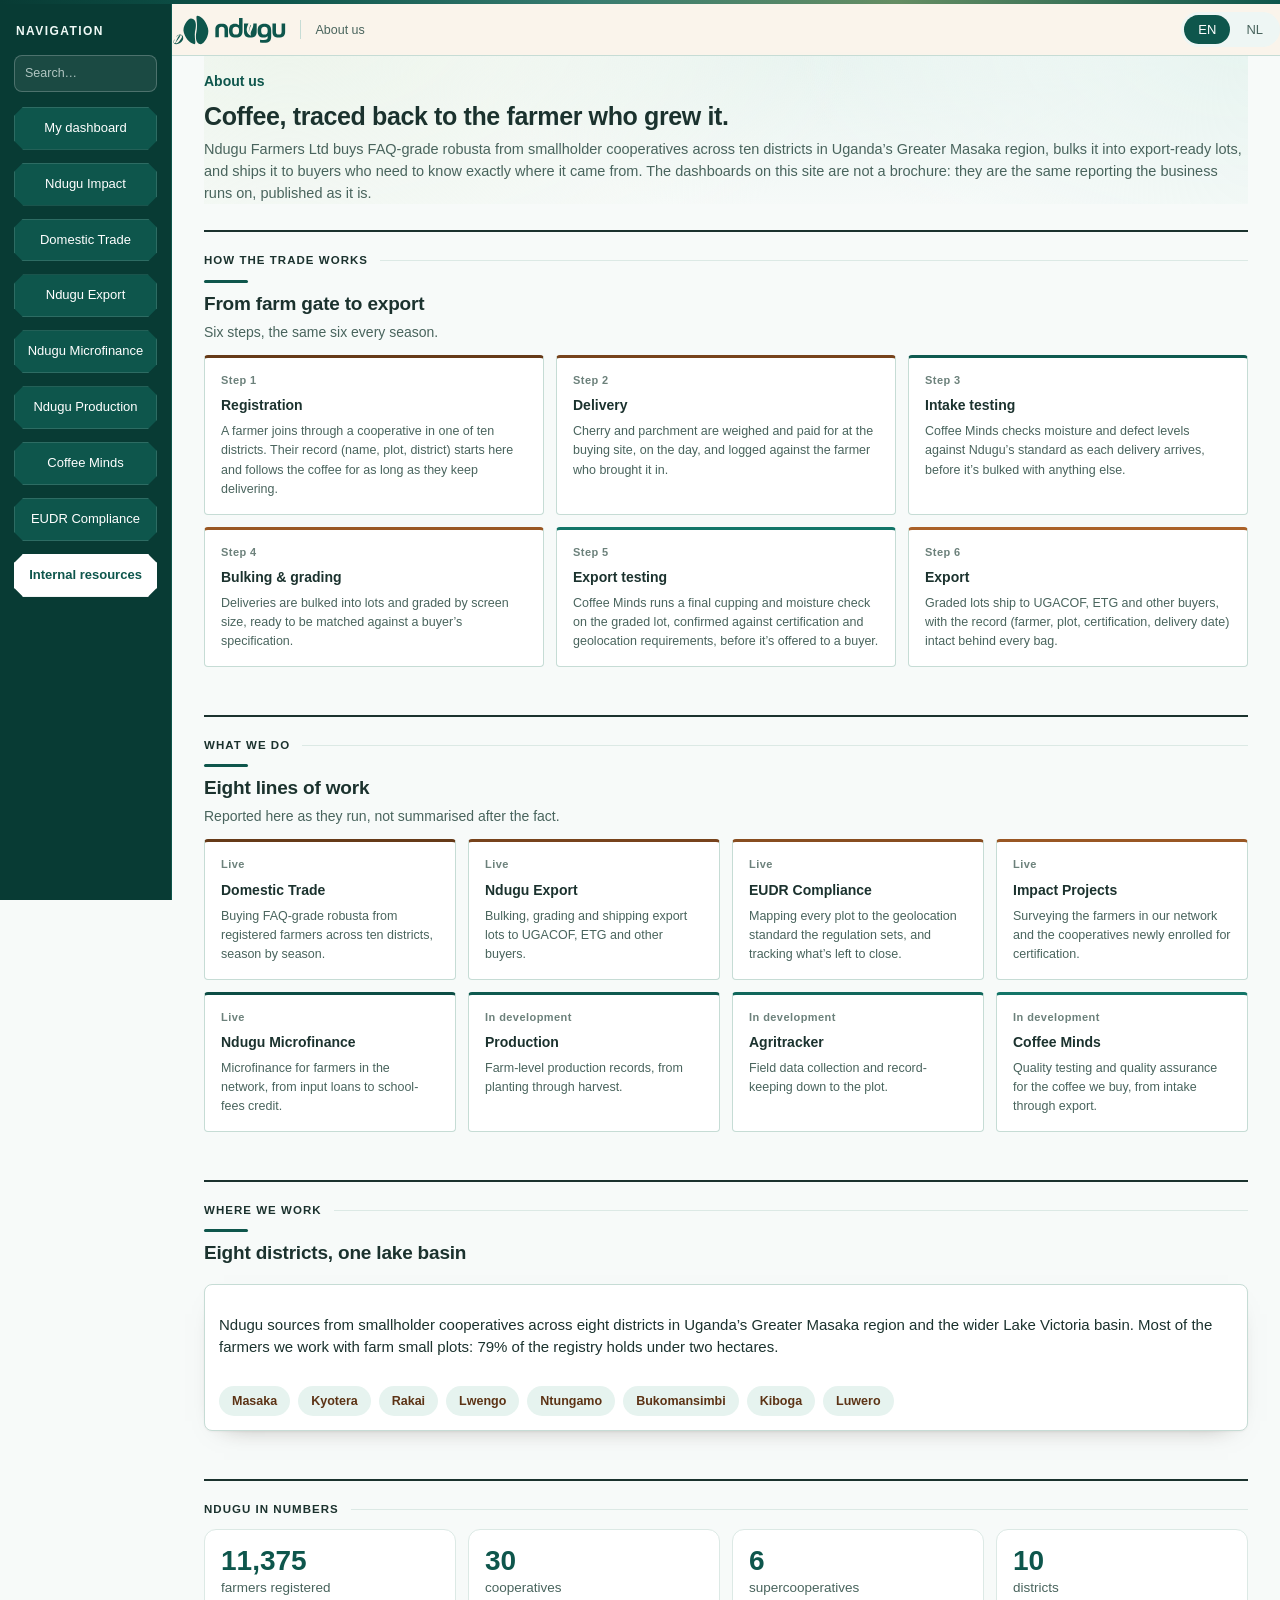
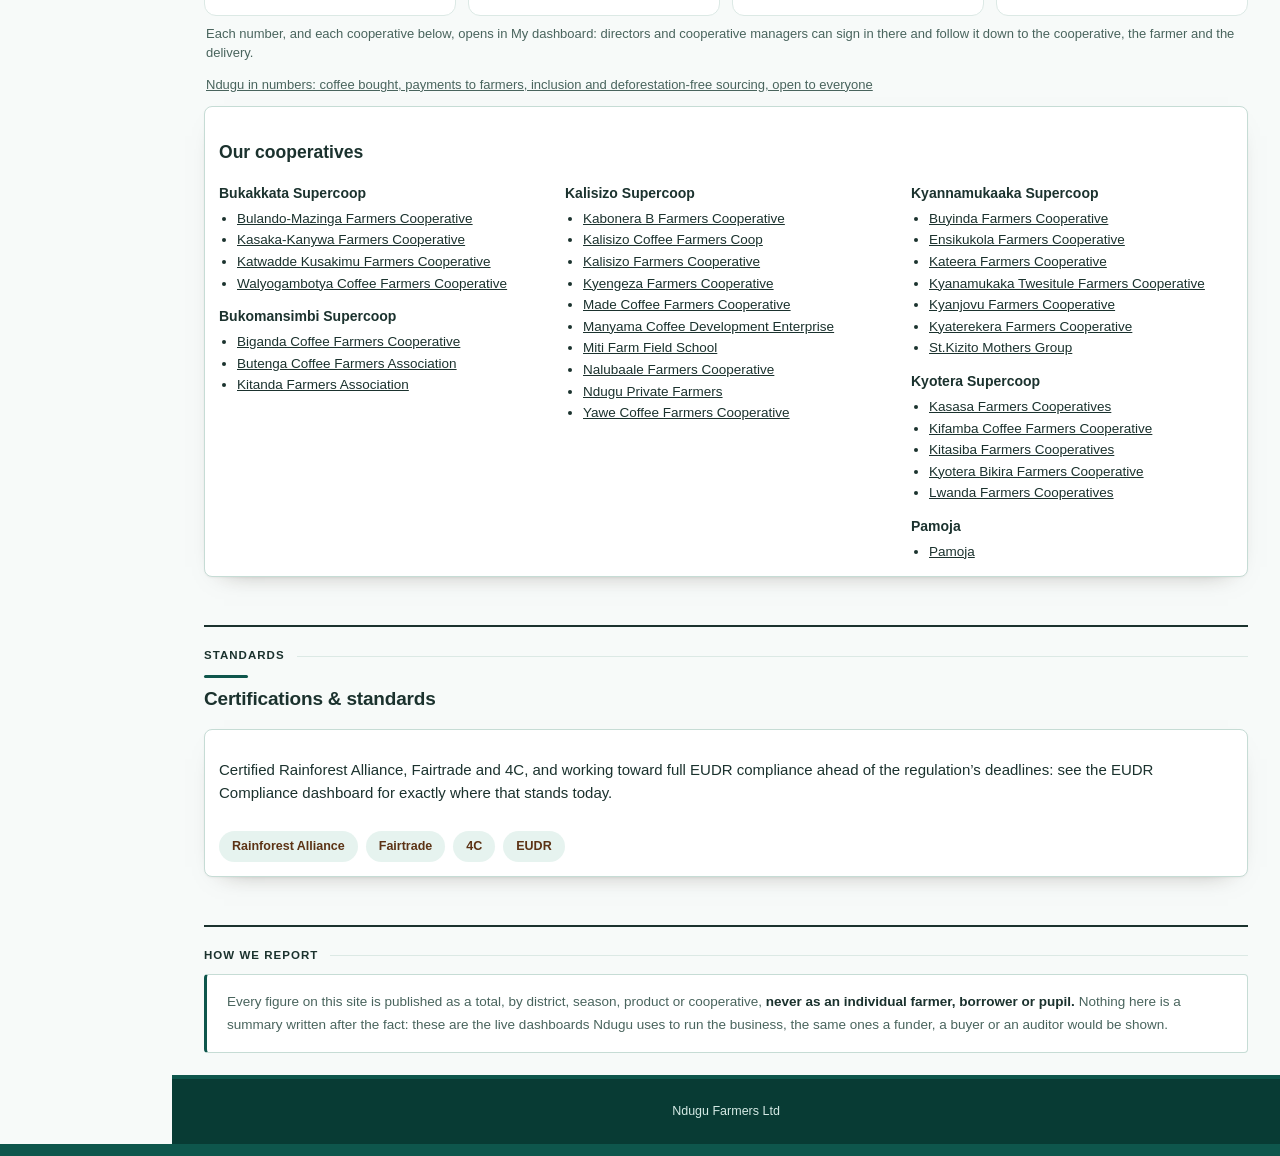
<file: about.html>
<!DOCTYPE html>
<html lang="en">
<head>
<meta charset="UTF-8">
<meta name="viewport" content="width=device-width, initial-scale=1.0">
<link rel="icon" href="favicon.svg" type="image/svg+xml">
<link rel="icon" href="favicon.ico" sizes="16x16 32x32" type="image/x-icon">
<link rel="apple-touch-icon" href="apple-touch-icon.png">
<link rel="manifest" href="site.webmanifest">
<meta name="theme-color" content="#0E564C">
<title>Ndugu Farmers Ltd | About us</title>
<style>
  :root{
    /* --- surfaces: raw parchment, cream, unbleached paper --- */
    --paper:#F7FBF5;
    --surface:#FFFFFF;
    --surface-sunk:#F1F7EF;
    /* --- ink: espresso --- */
    --ink:#1F2D1A;
    --ink-soft:#4D5F47;
    --ink-faint:#72836B;
    --line:#DCE8D8;
    --line-strong:#C8D8C1;
    /* --- roasted bean: the primary --- */
    --roast:#0E564C;
    --roast-deep:#0B4C43;
    --roast-light:#368779;
    --roast-wash:#EAF5E5;
    /* --- leaf: the growing side --- */
    --leaf:#0E564C;
    --leaf-light:#6DAD4D;
    --leaf-wash:#ECF6E8;
    /* --- coffee cherry --- */
    --cherry:#4E8E33;
    --cherry-wash:#EEF7EA;
    /* --- golden harvest --- */
    --honey:#6FA649;
    --honey-wash:#F1F8ED;
    /* --- supporting --- */
    --teal:#4D8F35;
    --olive:#7EAD56;
    --clay:#4C7A35;
    /* Side navigation: drawn from the page's own palette: the rail is the
       same espresso as the footer, so the dashboard sits framed between them.
       Contrast (white on button 6.5:1, espresso on honey 6.2:1) is above AA. */
    --nav-bg:#0B4C43;
    --nav-edge:#0E564C;
    --nav-title:#F7FBF5;
    --nav-btn:#0E564C;
    --nav-btn-hover:#126A5E;
    --nav-btn-current:#FFFFFF;
    --nav-btn-current-ink:#0E564C;
    /* KPI tile gradients. Every stop was checked for white-text contrast
       rather than picked by eye. Saturation is pushed well above the base
       palette (leaf 0.46 -> 0.68, teal 0.50 -> 0.75) to make the row carry, but
       each hue is then darkened only as far as it must be for white text to
       clear 4.5:1. Full saturation passes too, and looks like neon rather than
       coffee, so it was not used. The tiles are the loudest thing on the page;
       unreadable labels on them would be the most visible possible mistake. */
    --tile-leaf:linear-gradient(135deg,#5AA733 0%,#0E564C 100%);   /* 4.60:1 */
    --tile-honey:linear-gradient(135deg,#87BC5E 0%,#5A9837 100%);  /* 4.58:1 */
    --tile-roast:linear-gradient(135deg,#6CB345 0%,#0E564C 100%);  /* 4.55:1 */
    --tile-cherry:linear-gradient(135deg,#75B852 0%,#438A23 100%); /* 4.57:1 */
    --tile-teal:linear-gradient(135deg,#4FA45A 0%,#2E7F3D 100%);   /* 4.55:1 */
    --tile-olive:linear-gradient(135deg,#95C96A 0%,#5B9438 100%);  /* 4.56:1 */

    --radius-sm:4px;
    --radius-md:8px;
    --radius-lg:10px;
    --shadow-pop:0 12px 30px -10px rgba(42,26,16,0.38);
    --shadow-panel:0 1px 2px rgba(42,26,16,0.04), 0 10px 26px -20px rgba(42,26,16,0.55);
  }
  *{box-sizing:border-box;}
  .kpi-value,.tile-value,.tile-foot,
  table.leaderboard td.num,table.leaderboard th.num,
  .district-row .qty,.district-detail b
  {font-variant-numeric:tabular-nums; font-feature-settings:'tnum' 1;}
  html{scroll-behavior:smooth;}
  body{
    margin:0;
    background:var(--paper);
    color:var(--ink);
    font-family:"Segoe UI","Segoe UI Web (West European)",-apple-system,BlinkMacSystemFont,"Helvetica Neue",Arial,sans-serif;
    font-size:15px;
    line-height:1.5;
    -webkit-font-smoothing:antialiased;
  }
    /* Power BI aligns figures with tabular numerals rather than a monospace
     face. Segoe UI, Helvetica and Arial all ship fixed-width lining figures, so
     columns still line up without a second typeface. */
  .num{font-variant-numeric:tabular-nums; font-feature-settings:'tnum' 1;}
  a{color:inherit;}
  ::selection{background:var(--roast); color:#fff;}

  /* ---------- Page frame: fixed side nav + the dashboard column ---------- */
  .layout{display:flex; align-items:flex-start; min-height:100vh;}
  .layout-main{flex:1 1 auto; min-width:0; max-width:100%;}   /* min-width:0 so grids can shrink */

  .sidenav{
    flex:0 0 172px; width:172px; align-self:stretch;
    position:sticky; top:4px; max-height:calc(100vh - 4px); overflow-y:auto;
    background:var(--nav-bg);
    border-right:1px solid var(--nav-edge);
    padding:16px 14px 28px;
    display:flex; flex-direction:column; gap:13px;
  }
  .sidenav-title{
    color:var(--nav-title); font-size:12px; font-weight:600;
    text-transform:uppercase; letter-spacing:0.12em;
    padding:2px 2px 2px; margin:0;
  }
  .navbtn{
    display:block; text-align:center; text-decoration:none;
    background:var(--nav-btn); color:#fff;
    border:1px solid rgba(255,252,246,0.10);
    font-size:13px; font-weight:500; line-height:1.3;
    padding:12px 6px;
    /* chamfered corners, matching the other dashboards' buttons */
    clip-path:polygon(9px 0, calc(100% - 9px) 0, 100% 9px, 100% calc(100% - 9px),
                      calc(100% - 9px) 100%, 9px 100%, 0 calc(100% - 9px), 0 9px);
    transition:background .15s ease;
  }
  .navbtn:hover{background:var(--nav-btn-hover);}
  /* clip-path would crop a normal outline, so the focus ring is drawn inside */
  .navbtn:focus-visible{outline:none; box-shadow:inset 0 0 0 2px #fff;}
  .navbtn[aria-current="page"]{
    background:var(--nav-btn-current); color:var(--nav-btn-current-ink);
    font-weight:600; border-color:transparent;
  }
  @media (prefers-reduced-motion:reduce){ .navbtn{transition:none;} }

  @media (max-width:900px){
    .layout{flex-direction:column;}
    .sidenav{
      position:static; width:auto; max-height:none; flex:0 0 auto; align-self:auto;
      flex-direction:row; align-items:center; gap:10px;
      /* min-width:0 is what makes overflow-x:auto actually scroll here: without
         it the rail sizes to all nine buttons and drags the page wider than the
         viewport rather than scrolling inside itself. */
      min-width:0; max-width:100%;
      overflow-x:auto; padding:12px 16px;
      border-right:none; border-bottom:1px solid var(--nav-edge);
    }
    .sidenav-title{display:none;}
    .navbtn{flex:0 0 auto; padding:10px 16px; white-space:nowrap;}
  }

  /* ---------- Layout shell ---------- */
  .shell{max-width:1320px; margin:0 auto; padding:0 32px;}
  @media (max-width:900px){ .shell{padding:0 18px;} }

  /* ---------- Header ---------- */
  body::before{
    content:''; position:fixed; top:0; left:0; right:0; height:4px; z-index:60;
    background:linear-gradient(90deg,var(--roast-deep) 0%,var(--roast) 22%,var(--cherry) 46%,var(--honey) 70%,var(--leaf) 100%);
  }
  header.topbar{
    position:sticky; top:4px; z-index:50;
    background:rgba(250,244,234,0.94);
    backdrop-filter:blur(10px);
    border-bottom:1px solid var(--line-strong);
  }
  .topbar-inner{
    display:flex; align-items:center; justify-content:space-between;
    padding:8px 0; gap:20px; flex-wrap:wrap;
  }
  .brand{display:flex; align-items:center; gap:14px;}
  .brand-mark{height:30px; width:auto; flex:none;}
  .brand-text{border-left:1px solid var(--line-strong); padding-left:14px;}
  .brand-text .role{font-size:12.5px; color:var(--ink-soft); margin-top:1px;}

  .filterbar{display:flex; align-items:center; gap:18px; flex-wrap:wrap;}
  .pillgroup{display:flex; background:var(--surface-sunk); border-radius:999px; padding:3px; gap:2px;}
  .pill{
    border:none; background:transparent; padding:7px 14px; border-radius:999px;
    font-family:"Segoe UI","Segoe UI Web (West European)",-apple-system,BlinkMacSystemFont,"Helvetica Neue",Arial,sans-serif; font-size:13px; font-weight:500; color:var(--ink-soft);
    cursor:pointer; transition:background .15s ease, color .15s ease;
  }
  .pill.active{background:var(--roast); color:#fff;}
  .pill:not(.active):hover{color:var(--ink);}
  .asof{font-size:12px; color:var(--ink-faint); white-space:nowrap;}

  /* ---------- Section scaffolding ---------- */
  section{padding:22px 0;}
  section + section{border-top:1px solid var(--line);}
  /* Part rails split the page into the two runs it actually serves: the
     scale-and-impact read at the top, the operating detail below it. */
  .part-rail{
    display:flex; align-items:center; gap:12px;
    margin:26px 0 0 0; padding-top:20px; border-top:2px solid var(--ink);
  }
  .part-rail span{
    font-size:11.5px; font-weight:700; letter-spacing:.09em;
    text-transform:uppercase; color:var(--ink); white-space:nowrap;
  }
  .part-rail::after{content:''; flex:1 1 auto; height:1px; background:var(--line);}
  .part-rail + section{border-top:none; padding-top:10px;}
  .section-head{
    display:grid; grid-template-columns:repeat(12,minmax(0,1fr));
    gap:24px; align-items:end; margin-bottom:12px;
  }
  .section-head > div:first-child{grid-column:span 8; min-width:0;}
  .section-head h2{font-size:19px; margin:0 0 4px 0; font-weight:700; letter-spacing:-0.01em;}
  .section-head h2::before{
    content:''; display:block; width:44px; height:3px; border-radius:2px;
    background:var(--roast); margin-bottom:7px;
  }
  .section-head p{margin:0; color:var(--ink-soft); font-size:14px; max-width:62ch;}
  .section-tag{grid-column:span 4; align-self:end; font-size:12.5px; color:var(--ink-faint); text-align:right;}
  @media (max-width:980px){
    .section-head > div:first-child, .section-tag{grid-column:1 / -1;}
    .section-tag{text-align:left;}
  }

  /* ---------- Hero ---------- */
  .hero{
    padding-top:20px; padding-bottom:0; border-top:none;
    background:
      radial-gradient(ellipse 900px 460px at 8% -14%, var(--honey-wash) 0%, transparent 64%),
      radial-gradient(ellipse 760px 400px at 100% -4%, var(--leaf-wash) 0%, transparent 60%),
      radial-gradient(ellipse 520px 300px at 58% -18%, var(--roast-wash) 0%, transparent 66%);
    margin-top:-1px;
  }
  .hero-head{margin-bottom:14px;}
  /* the figure column is far taller than the badges; centring stops a dead
     band opening up above them */
  /* these sit before .hero h1 / .hero p.lede in the cascade, so they need
     enough specificity to win rather than relying on source order */
  .hero .hero-head h1{max-width:none;}
  .hero .hero-head p.lede{max-width:none;}
  .hero-eyebrow{font-size:14px; color:var(--roast); font-weight:600; margin:0 0 10px 0;}
  .hero h1{font-size:25px; line-height:1.12; margin:0 0 9px 0; font-weight:700; letter-spacing:-0.015em; max-width:18ch;}
  .hero p.lede{font-size:14.5px; color:var(--ink-soft); max-width:56ch; margin:0;}


  /* ---------- Tile rows ----------
     Row one (context) and row two (metrics) share one tile component so the
     head of the page reads as a single grid. Row one runs deeper in tone than
     row two, which gives the hierarchy without introducing another shape. */
  .tilerow{
    display:grid; grid-template-columns:repeat(12,minmax(0,1fr));
    gap:10px; margin-top:14px;
  }
  @media (max-width:1100px){ .tilerow{grid-template-columns:repeat(6,minmax(0,1fr));} }
  @media (max-width:640px){ .tilerow{grid-template-columns:repeat(2,minmax(0,1fr));} }
  /* Four-tile pages (export, EUDR) spread across the same twelve columns. */
  .tilerow-4 .tile{grid-column:span 3;}
  @media (max-width:1100px){ .tilerow-4 .tile{grid-column:span 3;} }
  @media (max-width:640px){ .tilerow-4 .tile{grid-column:span 2;} }
  .tile{
    grid-column:span 2; min-width:0;
    padding:13px 15px 13px; border-radius:var(--radius-lg);
    background:var(--tile-roast); color:#fff;
    box-shadow:0 1px 2px rgba(42,26,16,.10), 0 8px 18px -14px rgba(42,26,16,.55);
    display:flex; flex-direction:column; justify-content:flex-start;
  }
  /* Row one is the network: who and what Ndugu is. It runs dark to light left
     to right in the roast family, so the reading order is carried by tone as
     well as position. Row two below does the same in teal. Every step is set
     against a 4.5:1 contrast floor for white text, and the two rows share
     their endpoints with the export dashboard so the pages read as one set. */
  .tile-lead{background:linear-gradient(135deg,#663A18 0%,#4A2A11 100%);} /* 9.6:1 */
  .tile-a{background:linear-gradient(135deg,#72401B 0%,#522E13 100%);}    /* 8.5:1 */
  .tile-b{background:linear-gradient(135deg,#7E481E 0%,#5B3415 100%);}    /* 7.4:1 */
  .tile-c{background:linear-gradient(135deg,#8C4F21 0%,#653918 100%);}    /* 6.5:1 */
  .tile-d{background:linear-gradient(135deg,#9B5824 0%,#703F1A 100%);}    /* 5.5:1 */
  .tile-e{background:linear-gradient(135deg,#AA6128 0%,#7B461D 100%);}    /* 4.7:1 */
  .tile{position:relative;}
  /* Top-right, low opacity: it should read as texture on the tile, not as a
     second thing to look at. aria-hidden, because the label already says what
     the tile is and a screen reader repeating it adds nothing. */
  .tile-icon{
    position:absolute; top:12px; right:13px; width:18px; height:18px;
    color:#fff; opacity:.45; pointer-events:none;
  }
  .kpi-cell{position:relative;}
  .kpi-cell .tile-icon{top:9px; right:10px; width:20px; height:20px; opacity:.28;}
  .tile-label, .kpi-label{padding-right:26px; min-height:1.5em;}
  .tile-label{
    font-size:12px; font-weight:500; margin:0 0 6px 0;
    color:rgba(255,255,255,.82); line-height:1.35;
  }
  .tile-value{
    font-size:23px; font-weight:700; color:#fff; line-height:1.12;
    font-variant-numeric:tabular-nums; overflow-wrap:break-word;
  }
  .tile-lead .tile-value{font-size:26px;}
  .tile-value-sm{font-size:15px; line-height:1.3;}
  .tile-foot{font-size:12.5px; color:rgba(255,255,255,.72); margin-top:5px; font-weight:400;}

  /* ---------- KPI tiles ----------
     Six saturated tiles rather than one bordered ledger strip. Each is its own
     card so the row reads at a glance from across a room, which is what a
     dashboard's headline numbers are for. Padding is deliberately tight: the
     whole point of the change was to get more of the page above the fold. */
  .kpi-strip{
    margin-top:10px;
    display:grid; grid-template-columns:repeat(6,minmax(0,1fr)); gap:10px;
  }
  @media (max-width:1100px){ .kpi-strip{grid-template-columns:repeat(3,minmax(0,1fr));} }
  @media (max-width:560px){ .kpi-strip{grid-template-columns:repeat(2,minmax(0,1fr));} }
  .kpi-cell{
    padding:13px 15px 13px; border-radius:var(--radius-lg);
    background:var(--tile-roast); color:#fff; min-width:0;
    box-shadow:0 1px 2px rgba(42,26,16,.10), 0 8px 18px -14px rgba(42,26,16,.55);
  }
  /* Row two is performance: what the network produced and what it was paid.
     Same dark-to-light progression as row one, in the second family. */
  .kpi-cell:nth-child(6n+1){background:linear-gradient(135deg,#0D4D45 0%,#093832 100%);} /* 9.7:1 */
  .kpi-cell:nth-child(6n+2){background:linear-gradient(135deg,#0E564D 0%,#0A3E37 100%);} /* 8.5:1 */
  .kpi-cell:nth-child(6n+3){background:linear-gradient(135deg,#106056 0%,#0B453E 100%);} /* 7.4:1 */
  .kpi-cell:nth-child(6n+4){background:linear-gradient(135deg,#116A5F 0%,#0C4D44 100%);} /* 6.5:1 */
  .kpi-cell:nth-child(6n+5){background:linear-gradient(135deg,#137568 0%,#0E554B 100%);} /* 5.6:1 */
  .kpi-cell:nth-child(6n+6){background:linear-gradient(135deg,#158173 0%,#0F5D53 100%);} /* 4.8:1 */
  .kpi-label{
    font-size:11.5px; font-weight:500; margin:0 0 3px 0;
    color:rgba(255,255,255,.88); letter-spacing:.01em;
    white-space:nowrap; overflow:hidden; text-overflow:ellipsis;
  }
  .kpi-value{
    font-family:"Segoe UI","Segoe UI Web (West European)",-apple-system,BlinkMacSystemFont,"Helvetica Neue",Arial,sans-serif; font-size:23px; font-weight:700; color:#fff;
    line-height:1.12; overflow-wrap:break-word;
  }
  @media (max-width:560px){ .kpi-value{font-size:19px;} }
  .kpi-value small{font-size:12px; font-weight:500; color:rgba(255,255,255,.75);}
  /* On a coloured tile the up/down hues from the light theme have no contrast,
     so the delta rides on the tile's own white at reduced opacity and the
     arrow glyph carries the direction. */
  .kpi-delta{
    font-size:11.5px; margin-top:4px; display:flex; align-items:center; gap:4px;
    color:rgba(255,255,255,.82);
    white-space:nowrap; overflow:hidden; text-overflow:ellipsis;
  }
  .kpi-delta.up, .kpi-delta.down, .kpi-delta.flat{color:rgba(255,255,255,.82);}

  /* ---------- KPI grid (twelve tiles, one story) ----------
     Replaces the old two-row split with a single 4-column, 3-row grid: who
     the network is (row 1) and how the season is moving (row 2) both run in
     the teal/green family, so scale and activity read as one continuous
     block; the closing row (org structure and credentials) switches to the
     roast/brown family as a deliberate change of register. Each row still
     lightens left to right within its family. */
  .kpigrid{
    display:grid; grid-template-columns:repeat(4,minmax(0,1fr));
    gap:10px; margin-top:14px;
  }
  @media (max-width:900px){ .kpigrid{grid-template-columns:repeat(2,minmax(0,1fr));} }
  @media (max-width:480px){ .kpigrid{grid-template-columns:1fr;} }
  .kpigrid .tile{grid-column:span 1;}
  /* Every stop below is one already validated elsewhere in this file (the
     kpi-cell teal ramp and the tile-a..e roast ramp) — reused rather than
     picked fresh, so the 4.5:1 white-text floor and the deuteranopia-safe
     green stay intact without re-checking new hex. */
  .kt1{background:linear-gradient(135deg,#0D4D45 0%,#093832 100%);} /* 9.7:1 */
  .kt2{background:linear-gradient(135deg,#0E564D 0%,#0A3E37 100%);} /* 8.5:1 */
  .kt3{background:linear-gradient(135deg,#106056 0%,#0B453E 100%);} /* 7.4:1 */
  .kt4{background:linear-gradient(135deg,#116A5F 0%,#0C4D44 100%);} /* 6.5:1 */
  .kt5{background:linear-gradient(135deg,#0E564D 0%,#0A3E37 100%);} /* 8.5:1 */
  .kt6{background:linear-gradient(135deg,#106056 0%,#0B453E 100%);} /* 7.4:1 */
  .kt7{background:linear-gradient(135deg,#116A5F 0%,#0C4D44 100%);} /* 6.5:1 */
  .kt8{background:linear-gradient(135deg,#137568 0%,#0E554B 100%);} /* 5.6:1 */
  .kt9{background:linear-gradient(135deg,#72401B 0%,#522E13 100%);} /* 8.5:1 */
  .kt10{background:linear-gradient(135deg,#7E481E 0%,#5B3415 100%);} /* 7.4:1 */
  .kt11{background:linear-gradient(135deg,#8C4F21 0%,#653918 100%);} /* 6.5:1 */
  .kt12{background:linear-gradient(135deg,#9B5824 0%,#703F1A 100%);} /* 5.5:1 */

  /* ---------- Generic panel ---------- */
  .panel{
    border:1px solid var(--line-strong); border-radius:var(--radius-md);
    background:var(--surface); padding:14px; box-shadow:var(--shadow-panel);
    display:flex; flex-direction:column; min-width:0;
  }
  .panel-title{font-size:14.5px; font-weight:600; margin:0 0 4px 0; min-height:1.4em;}
  .panel-note{font-size:12.5px; color:var(--ink-faint); margin:0 0 8px 0; min-height:1.5em;}

  /* ---------- Map section ---------- */
  /* The map used to be the one section on the page with no card chrome —
     every other panel, including the district ledger it sits beside, has a
     border, a surface fill and a shadow. Giving it the same .panel treatment
     plus its own title/note (matching the ledger's head) is what makes the
     row read as two matching cards instead of a list beside a bare drawing. */
  .map-panel{
    position:relative; display:flex; flex-direction:column; min-width:0;
    border:1px solid var(--line-strong); border-radius:var(--radius-md);
    background:var(--surface); padding:14px; box-shadow:var(--shadow-panel);
  }
  /* A fixed height used to letterbox the map: at 420px tall the viewBox (a
     near-square 900x943, 2.1deg lon by 2.2deg lat) only draws about 400px
     wide, leaving 70-80px of bare parchment on each side of a col-6 track —
     visible dead space rather than map. aspect-ratio matches the box to the
     viewBox exactly instead, so the drawing fills the full column width with
     nothing left over, and the column stays col-6, the same width as the
     ledger beside it. The row is taller for it (roughly 600px on a typical
     desktop width rather than 420), so the ledger's list below is no longer
     capped to an old fixed height — .grid's align-items:stretch makes it
     match the map, whichever is taller, same as it did before either panel
     had an explicit height. Narrow viewports stack the two panels instead of
     sitting them side by side, so nothing there needs to match a neighbour's
     width; the map reverts to a plain fixed height there. */
  .map-svg-wrap{
    position:relative; width:100%; aspect-ratio:900/943;
    border-radius:var(--radius-sm); overflow:hidden;
    background:linear-gradient(180deg,var(--surface) 0%,var(--surface-sunk) 100%);
    border:1px solid var(--line);
  }
  @media (max-width:980px){ .map-svg-wrap{aspect-ratio:auto; height:340px;} }
  .map-svg-wrap svg{width:100%; height:100%; display:block;}
  .map-tooltip{
    position:absolute; pointer-events:none; z-index:10;
    background:var(--ink); color:#fff; padding:9px 12px; border-radius:var(--radius-sm);
    font-size:12.5px; line-height:1.45; box-shadow:var(--shadow-pop);
    transform:translate(-50%,-115%); white-space:nowrap; opacity:0; transition:opacity .1s ease;
  }
  .map-tooltip strong{font-weight:600;}
  .map-tooltip .num{color:#EBD6BC;}
  .map-legend{display:flex; gap:18px; margin-top:10px; flex-wrap:wrap; font-size:12px; color:var(--ink-soft);}
  .map-legend .item{display:flex; align-items:center; gap:6px;}
  .map-legend .sw{width:11px; height:11px; border-radius:50%; flex:none;}

  .district-ledger{
    border:1px solid var(--line-strong); border-radius:var(--radius-md); background:var(--surface);
    overflow:hidden; box-shadow:var(--shadow-panel); display:flex; flex-direction:column;
    /* min-height:0 lets the list inside scroll instead of pushing this panel
       taller than the map it sits beside; the two then end level. */
    min-height:0;
  }
  /* flex-basis:0, not auto: the list's own row count must not feed into the
     grid row's auto height, or an eleven-row list (taller than any map worth
     drawing) would pull the map-panel card down to match it, leaving empty
     space below the map instead of beside it. With a zero basis the ledger's
     only contribution to that calculation is its header, so the map (sized
     by aspect-ratio) is reliably what sets the row height, and this list
     just grows to fill and scrolls within whatever that turns out to be —
     the same relationship as before, just with the two panels' roles
     swapped. Below 980px the two panels stack instead of sitting side by
     side, so nothing here needs to match a neighbour's height; capped back
     to a fixed scroll height there so one district-heavy list can't push the
     page to an awkward length. */
  #districtList{flex:1 1 0; overflow-y:auto; min-height:0;}
  @media (max-width:980px){ #districtList{max-height:382px;} }
  .district-ledger-head{padding:14px 16px 10px; border-bottom:1px solid var(--line);}
  .district-row{
    display:grid; grid-template-columns:1fr auto auto; gap:12px; align-items:center;
    padding:6px 16px; border-bottom:1px solid var(--line); cursor:pointer;
    transition:background .12s ease;
  }
  .district-row:last-child{border-bottom:none;}
  .district-row:nth-child(even){background:var(--surface-sunk);}
  .district-row:hover{background:var(--roast-wash);}
  .district-row.selected{background:var(--roast-wash); box-shadow:inset 3px 0 0 var(--roast);}
  .district-row .name{font-size:13.5px; font-weight:500; line-height:1.35;}
  .district-row .sub{font-size:11.5px; color:var(--ink-faint); margin-top:1px; line-height:1.35;}
  .district-row .bar-track{width:64px; height:5px; background:var(--surface-sunk); border-radius:3px; overflow:hidden; justify-self:end;}
  .district-row .bar-fill{height:100%; background:linear-gradient(90deg,var(--roast) 0%,var(--roast-light) 100%);}
  .district-row .qty{font-family:"Segoe UI","Segoe UI Web (West European)",-apple-system,BlinkMacSystemFont,"Helvetica Neue",Arial,sans-serif; font-size:13px; text-align:right; min-width:64px;}
  .district-detail{padding:12px 16px; border-top:1px solid var(--line); background:var(--surface-sunk); font-size:12.5px; color:var(--ink-soft);}
  .district-detail b{color:var(--ink); font-family:"Segoe UI","Segoe UI Web (West European)",-apple-system,BlinkMacSystemFont,"Helvetica Neue",Arial,sans-serif; font-weight:600;}

  /* ---------- Chart toggle ---------- */
  .toggle-row{display:flex; align-items:center; justify-content:space-between; margin-bottom:12px; flex-wrap:wrap; gap:14px;}
  .seg{display:inline-flex; border:1px solid var(--line-strong); border-radius:var(--radius-sm); overflow:hidden;}
  .seg button{
    border:none; background:var(--surface); padding:8px 16px; font-family:"Segoe UI","Segoe UI Web (West European)",-apple-system,BlinkMacSystemFont,"Helvetica Neue",Arial,sans-serif;
    font-size:13px; font-weight:500; color:var(--ink-soft); cursor:pointer; border-right:1px solid var(--line-strong);
  }
  .seg button:last-child{border-right:none;}
  .seg button.active{background:var(--roast); color:#fff;}
  /* flex-basis 0 keeps the canvas from feeding its own height back into the row */
  .chart-box{position:relative; flex:1 1 0%; min-height:225px;}
  .chart-box.short{min-height:180px;}
  .chart-box canvas{position:absolute; left:0; top:0;}
  .insight-line{
    margin-top:9px; padding:8px 12px; background:var(--honey-wash); border-radius:var(--radius-sm);
    font-size:13px; color:#5C3A15; border-left:3px solid var(--honey);
  }
  .insight-line b{font-family:"Segoe UI","Segoe UI Web (West European)",-apple-system,BlinkMacSystemFont,"Helvetica Neue",Arial,sans-serif; font-weight:600;}

  /* ---------- 12-column layout grid ----------
     Every row on the page sits on the same twelve columns with the same 24px
     gutter, so panel edges line up vertically all the way down. Two-panel rows
     split 6/6 (map, chart pairs); everything else spans 12.
     minmax(0,1fr) stops a responsive canvas from forcing its column wider. */
  .grid{
    display:grid; grid-template-columns:repeat(12,minmax(0,1fr));
    gap:14px; align-items:stretch;
  }
  .col-4{grid-column:span 4;}
  .col-5{grid-column:span 5;}
  .col-6{grid-column:span 6;}
  .col-7{grid-column:span 7;}
  .col-8{grid-column:span 8;}
  .col-12{grid-column:span 12;}
  /* A grid item defaults to min-width:auto, which is its CONTENT width, so a
     wide table or a fixed-width canvas inside one pushes the whole page wider
     than the viewport instead of scrolling within its own panel. */
  .grid > [class*="col-"]{min-width:0;}
  @media (max-width:980px){ .grid > [class*="col-"]{grid-column:1 / -1;} }

  table.leaderboard{
    width:100%; border-collapse:separate; border-spacing:0; font-size:13.5px;
    table-layout:fixed; border:1px solid var(--line-strong);
    border-radius:var(--radius-sm); overflow:hidden;
  }
  table.leaderboard th{
    text-align:left; font-size:11px; font-weight:600; color:#F0DFC7;
    background:var(--roast-deep);
    padding:9px 14px; text-transform:uppercase; letter-spacing:0.07em; white-space:nowrap;
  }
  table.leaderboard td{
    padding:8px 14px; border-bottom:1px solid var(--line);
    white-space:nowrap; overflow:hidden; text-overflow:ellipsis;
  }
  /* Alternating rows. The stripe is the palette's own parchment rather than a
     grey, so it reads as part of the theme instead of a browser default. */
  table.leaderboard tbody tr:nth-child(odd){background:var(--surface);}
  table.leaderboard tbody tr:nth-child(even){background:var(--surface-sunk);}
  table.leaderboard tbody tr:last-child td{border-bottom:none;}
  table.leaderboard tbody tr:hover{background:var(--roast-wash);}
  table.leaderboard td.num, table.leaderboard th.num{text-align:right; font-variant-numeric:tabular-nums;}
  table.leaderboard td.name{font-weight:500;}
  /* A code is an identifier, not a quantity, so it stays left-aligned under a
     left-aligned header. It keeps tabular figures so the codes stack evenly. */
  table.leaderboard td.code{
    text-align:left; font-variant-numeric:tabular-nums; letter-spacing:.01em;
  }
  /* A rule down the left of the first data column, so the eye has a rail to
     follow across a wide row. */
  table.leaderboard td.rank{
    color:var(--ink-faint); font-variant-numeric:tabular-nums;
    box-shadow:inset 3px 0 0 var(--roast-wash);
  }
  table.leaderboard tbody tr:hover td.rank{box-shadow:inset 3px 0 0 var(--roast);}
  /* Unconditional rather than only under 820px: the table has a 660px floor,
     so any container narrower than that has to scroll it, and min-width:0 lets
     the container shrink far enough for that to happen. */
  .leaderboard-scroll{overflow-x:auto; min-width:0;}
  @media (max-width:820px){ table.leaderboard{min-width:660px;} }

  /* ---------- Footer ---------- */
  footer{
    margin-top:22px; padding:24px 0 30px; font-size:12.5px; line-height:1.7;
    background:var(--roast-deep); color:#BFA98F;
    border-top:4px solid var(--roast);
  }
  footer .fgrid{display:grid; grid-template-columns:1fr; gap:40px;}
  footer h4{font-size:12.5px; color:#F0DFC7; font-weight:600; margin:0 0 8px 0; letter-spacing:0.02em;}

  .vis-hidden{display:none !important;}

  /* ---------- boot states (before data.json arrives) ---------- */
  .boot{
    max-width:640px; margin:0 auto; padding:96px 24px 120px; text-align:center;
  }
  .boot-spinner{
    width:26px; height:26px; margin:0 auto 18px; border-radius:50%;
    border:2.5px solid var(--line-strong); border-top-color:var(--roast);
    animation:boot-spin .8s linear infinite;
  }
  @keyframes boot-spin{to{transform:rotate(360deg);}}
  @media (prefers-reduced-motion:reduce){ .boot-spinner{animation-duration:2.4s;} }
  .boot p{margin:0; color:var(--ink-soft); font-size:14px;}
  .boot-title{font-size:16px; font-weight:600; color:var(--ink); margin:0 0 10px 0;}
  .boot-detail{
    font-size:13.5px; color:var(--ink-soft); line-height:1.6;
    background:var(--surface); border:1px solid var(--line-strong);
    border-left:3px solid var(--cherry); border-radius:var(--radius-sm);
    padding:14px 16px; text-align:left; margin-top:16px;
  }

  .numrow{display:grid; grid-template-columns:repeat(4,minmax(0,1fr)); gap:12px;}
  @media (max-width:760px){ .numrow{grid-template-columns:repeat(2,minmax(0,1fr));} }
  .numtile{display:block; padding:16px; border:1px solid var(--line); border-radius:12px; background:var(--card, #fff); color:inherit; text-decoration:none;}
  .numtile:hover{border-color:var(--brand, #0E564C);}
  .numtile b{display:block; font-size:28px; line-height:1.1; color:var(--brand, #0E564C);}
  .numtile span{font-size:13.5px; color:var(--ink-soft, #555);}
  .numnote{font-size:13px; color:var(--ink-soft, #555); margin:8px 2px 12px;}
  .coopcols{columns:3 240px; column-gap:24px;}
  .coopgrp{break-inside:avoid; margin:0 0 12px;}
  .coopgrp h4{margin:0 0 4px; font-size:14px;}
  .coopgrp ul{margin:0; padding-left:18px; font-size:13.5px; line-height:1.6;}
  /* ---------- About-only ---------- */

  /* Four-step story and the eight business-line cards share this grid: a
     colour-accented top border and a title/paragraph body, the same idiom
     the EUDR page uses for "what the regulation asks for" so a reader who
     has seen one dashboard on this site recognises the shape of this one. */
  .cardgrid{display:grid; grid-template-columns:repeat(4,minmax(0,1fr)); gap:12px;}
  @media (max-width:980px){ .cardgrid{grid-template-columns:repeat(2,minmax(0,1fr));} }
  @media (max-width:560px){ .cardgrid{grid-template-columns:1fr;} }
  /* Six steps reads better as 2x3 than 4+2, so .steps overrides the shared
     4-column grid rather than using it as-is. */
  .cardgrid.steps{grid-template-columns:repeat(3,minmax(0,1fr));}
  @media (max-width:980px){ .cardgrid.steps{grid-template-columns:repeat(2,minmax(0,1fr));} }
  @media (max-width:560px){ .cardgrid.steps{grid-template-columns:1fr;} }
  .acard{
    border:1px solid var(--line-strong); border-top:3px solid var(--roast);
    border-radius:var(--radius-sm); background:var(--surface); padding:14px 16px;
  }
  .acard .n{
    font-family:"Segoe UI","Segoe UI Web (West European)",-apple-system,BlinkMacSystemFont,"Helvetica Neue",Arial,sans-serif;
    font-size:11px; font-weight:600; color:var(--ink-faint); letter-spacing:0.04em; margin:0 0 6px;
  }
  .acard h4{font-size:14px; margin:0 0 6px 0; font-weight:600; color:var(--ink);}
  .acard p{margin:0; font-size:12.5px; color:var(--ink-soft); line-height:1.55;}
  /* The two quality-testing checkpoints (3, 5) get the teal used for
     verification/assurance elsewhere on the site, so they read as a
     different kind of step from the roast-toned flow around them. */
  .steps .acard:nth-child(1){border-top-color:#663A18;}
  .steps .acard:nth-child(2){border-top-color:#77431C;}
  .steps .acard:nth-child(3){border-top-color:#0F5A50;}
  .steps .acard:nth-child(4){border-top-color:#995724;}
  .steps .acard:nth-child(5){border-top-color:#137568;}
  .steps .acard:nth-child(6){border-top-color:#AA6128;}

  /* Business-line cards are links: the whole card, not just a title, so the
     click target matches what looks clickable. Pages still being built keep
     the same shape rather than a visibly lesser one — the placeholder page
     they land on already says so. */
  a.acard{display:block; text-decoration:none; transition:border-color .12s ease, box-shadow .12s ease;}
  a.acard:hover{border-color:var(--roast); box-shadow:var(--shadow-panel);}
  a.acard:focus-visible{outline:2px solid var(--roast); outline-offset:2px;}
  .lines .acard:nth-child(8n+1){border-top-color:#663A18;}
  .lines .acard:nth-child(8n+2){border-top-color:#77431C;}
  .lines .acard:nth-child(8n+3){border-top-color:#884D20;}
  .lines .acard:nth-child(8n+4){border-top-color:#995724;}
  .lines .acard:nth-child(8n+5){border-top-color:#0D4D45;}
  .lines .acard:nth-child(8n+6){border-top-color:#0F5A50;}
  .lines .acard:nth-child(8n+7){border-top-color:#11675C;}
  .lines .acard:nth-child(8n+8){border-top-color:#137568;}

  .badgerow{display:flex; gap:8px; flex-wrap:wrap; margin:12px 0 0;}
  .badge{
    display:inline-block; padding:6px 13px; border-radius:999px;
    background:var(--roast-wash); color:#5C3315; font-size:12.5px; font-weight:600;
  }

  .closing{
    border:1px solid var(--line-strong); border-left:3px solid var(--roast);
    border-radius:var(--radius-sm); background:var(--surface);
    padding:16px 20px; font-size:13.5px; color:var(--ink-soft); line-height:1.65;
  }
  .closing b{color:var(--ink); font-weight:600;}

  .about-foot{
    background:var(--roast-deep); color:#BFA98F; padding:22px 0; margin-top:8px;
    font-size:12.5px; text-align:center;
  }
</style>

<style id="ndugu-green-theme-overrides">
  :root{color-scheme:light;}
  .sidenav{background:var(--nav-bg)!important;border-color:var(--nav-edge)!important}
  .sidenav-title{color:var(--nav-title)!important}
  .navbtn{background:var(--nav-btn)!important;color:#fff!important;border-color:rgba(255,255,255,.12)!important}
  .navbtn:hover{background:var(--nav-btn-hover)!important}
  .navbtn[aria-current="page"]{background:var(--nav-btn-current)!important;color:var(--nav-btn-current-ink)!important;border-color:transparent!important}
  ::selection{background:#0E564C;color:#fff}
</style>
<script src="ndugu-preferences.js"></script>
<link rel="stylesheet" href="ndugu-brand.css">
</head>
<body>

<div class="layout">

<nav class="sidenav" aria-label="Dashboards">
  <p class="sidenav-title" data-i18n="navTitle">Navigation</p>
  <form class="sidenav-search" action="portal.html" method="get" role="search"><input type="search" name="q" autocomplete="off" placeholder="Search…" data-ph-en="Search…" data-ph-nl="Zoeken…" aria-label="Find a farmer, cooperative, district or village in My dashboard" data-aria-nl="Zoek een boer, coöperatie, district of dorp in Mijn dashboard"></form>
  <a class="navbtn" href="portal.html"      data-i18n="navPortal">My dashboard</a>
  <a class="navbtn" href="impact.html"      data-i18n="navImpact">Ndugu Impact</a>
  <a class="navbtn" href="domestic.html"    data-i18n="navDomestic">Domestic Trade</a>
  <a class="navbtn" href="export.html"      data-i18n="navExport">Ndugu Export</a>
  <a class="navbtn" href="finance.html"     data-i18n="navFinance">Ndugu Microfinance</a>
  <a class="navbtn" href="production.html"  data-i18n="navProduction">Ndugu Production</a>
  <a class="navbtn" href="coffee.html"      data-i18n="navCoffee">Coffee Minds</a>
  <a class="navbtn" href="eudr.html"        data-i18n="navEudr">EUDR Compliance</a>
  <a class="navbtn" href="agritracker.html" aria-current="page" data-i18n="navAgritracker">Internal resources</a>
</nav>

<div class="layout-main">

<header class="topbar">
  <div class="shell topbar-inner">
    <div class="brand">
      <svg class="brand-mark" viewBox="0 0 1080 283.07" xmlns="http://www.w3.org/2000/svg"><style>.cls-1{fill:#0E564C;}</style><path class="cls-1" d="M469.14,81.5c41.67,0,59.71,16.51,59.71,54.37v74.95H495.56V136.89c0-18.81-7.62-27.19-26.42-27.19-19.06,0-26.94,8.38-26.94,27.19v73.93h-33V135.87C409.17,98,426.7,81.5,469.14,81.5Z"></path><path class="cls-1" d="M593.37,81.5c20.32,0,30,6.6,37.6,13.46h1.78V28.46h33V148.83c0,44.21-20.58,64.28-63.52,64.28S538,193,538,148.83v-3.05C538,100.3,556.78,81.5,593.37,81.5Zm8.89,103.41c21.85,0,30.49-9.91,30.49-37.1v-1c0-27.18-8.64-37.09-30.49-37.09s-31,9.91-31,37.09v1C571.26,175,580.41,184.91,602.26,184.91Z"></path><path class="cls-1" d="M872.33,81.5c42.94,0,63.52,20.83,63.52,65.29V203c0,41.92-16.51,60-65.3,60a216.77,216.77,0,0,1-39.89-3.81V232.42a251.24,251.24,0,0,0,36.84,3.3c26.93,0,35.32-8.38,35.32-26.17v-9.91H901c-7.62,6.86-17.28,13.47-37.6,13.47-36.59,0-55.39-18.8-55.39-64.28v-3.05C808.05,101.57,829.39,81.5,872.33,81.5Zm0,103.41c21.85,0,30.49-9.91,30.49-37.1v-1c0-27.18-8.64-37.09-30.49-37.09s-31,9.91-31,37.09v1C841.33,175,850.48,184.91,872.33,184.91Z"></path><path class="cls-1" d="M948,80.84h33v76.88c0,18.8,7.88,27.19,26.94,27.19,18.8,0,26.42-8.39,26.42-27.19V80.84h33.29v77.9c0,37.85-18,54.37-59.71,54.37-42.44,0-60-16.52-60-54.37Z"></path><path class="cls-1" d="M799.15,80.85v77.9c0,37.85-18,54.36-59.7,54.36-42.42,0-60-16.51-60-54.36V80.85h42.64c-2.25,3.84-4.59,11-7,15.49-.92,1.93-1.78,3.86-2.55,5.77C701,130,702.28,156.31,716,174.48c0,.05,0,.07,0,.1A17.61,17.61,0,0,0,721,180.2a58.17,58.17,0,0,0,15.73,11,72,72,0,0,0,9.46,3.76,38.85,38.85,0,0,1-1.71-3.76,34.06,34.06,0,0,1-1.9-6.37c-4.07-19.62,8.9-37.66,15.57-56.5,2.36-6.62,5.87-14.37,7.78-25.68a142.1,142.1,0,0,0,1.36-19.93c0-.65,0-1.28,0-1.88Z"></path><path class="cls-1" d="M727.74,164.64c-.71-.78-8.53-11.11,9-59.73,1.05-2.93,1.9-5.66,2.63-8.32a48.22,48.22,0,0,0,7.18-1.21,121.65,121.65,0,0,1-4.47,11.82C724.22,147.81,727.46,163.44,727.74,164.64Z"></path><path class="cls-1" d="M240.49,8.16c23.92,0,77.27,38.63,98.88,117.28,18.77,68.29-39.55,149.46-67.6,149.46-58.41,0-45.53-94.28-43.23-104.85C251.07,79.45,214.74,8.16,240.49,8.16Z"></path><path class="cls-1" d="M211,274.9c-23.92,0-77.27-35.1-98.88-106.55-18.77-62.06,39.55-135.81,67.6-135.81,58.41,0,45.53,85.66,43.23,95.27C200.41,210.13,236.74,274.9,211,274.9Z"></path><path class="cls-1" d="M26.3,232.09a1.23,1.23,0,0,1,.21,1.67c-2.34,3.26-4.74,6.56-7.06,9.66-2.53,3.4-4.81,11.58-3.74,15.5s13.52,6.38,14.86,5.51,6.18-12.52,9.21-18.78c5.6-11.56,10.67-23.4,16.91-34.59,3.93-7.06,9.14-13.4,14.22-20.32a1.26,1.26,0,0,0-1.2-2c-12,1.85-20.42,10.16-28.44,18.17-.42.51-1.11.14-1-.28,7.62-14.37,20.45-20.79,35.69-22.2,12.23-1.13,20.52,5.89,26.66,16a1.19,1.19,0,0,1,.15.35A87.14,87.14,0,0,1,105,211.9c1.6,8.2,1,16.38-3.08,23.78C88.2,260.16,66.79,273,39.23,274.86c-6,.42-12.9-2.41-18.38-5.52a17.38,17.38,0,0,1-6.48-23.26c2.67-5,6.53-9.34,10-13.91a1.24,1.24,0,0,1,1.81-.2Zm34.57,24.78C75,245,81.15,230.78,90.41,217.9c5.1-7.09,3.94-20.8,1.35-24.06-2.36-3-5.24-3.55-8.43-4.55a1.24,1.24,0,0,0-1.49.58c-3.94,7.42-8.61,18.78-12.33,21.86-3.88,3.21-10.55,14.84-15.05,22.86-4.67,8.31-21.06,26.12-19.63,32.62S59.72,257.83,60.87,256.87Z"></path></svg>
      <div class="brand-text">
        <div class="role" data-i18n="brandRole">About us</div>
      </div>
    </div>
    <div class="filterbar">
      <div class="pillgroup" id="langPills">
        <button class="pill active" data-lang="en">EN</button>
        <button class="pill" data-lang="nl">NL</button>
      </div>
    </div>
  </div>
</header>

<main class="shell">

  <section class="hero">
    <div class="hero-head">
      <p class="hero-eyebrow" data-i18n="heroEyebrow">About us</p>
      <h1 data-i18n="heroH1">Coffee, traced back to the farmer who grew it.</h1>
      <p class="lede" data-i18n="heroLede">Ndugu Farmers Ltd buys FAQ-grade robusta from smallholder cooperatives across ten districts in Uganda's Greater Masaka region, bulks it into export-ready lots, and ships it to buyers who need to know exactly where it came from. The dashboards on this site are not a brochure: they are the same reporting the business runs on, published as it is.</p>
    </div>
  </section>

  <div class="part-rail"><span data-i18n="partProcess">How the trade works</span></div>

  <section id="sec-process">
    <div class="section-head">
      <div>
        <h2 data-i18n="processH2">From farm gate to export</h2>
        <p data-i18n="processP">Six steps, the same six every season.</p>
      </div>
    </div>
    <div class="cardgrid steps">
      <div class="acard">
        <p class="n" data-i18n="step1N">Step 1</p>
        <h4 data-i18n="step1H">Registration</h4>
        <p data-i18n="step1P">A farmer joins through a cooperative in one of ten districts. Their record (name, plot, district) starts here and follows the coffee for as long as they keep delivering.</p>
      </div>
      <div class="acard">
        <p class="n" data-i18n="step2N">Step 2</p>
        <h4 data-i18n="step2H">Delivery</h4>
        <p data-i18n="step2P">Cherry and parchment are weighed and paid for at the buying site, on the day, and logged against the farmer who brought it in.</p>
      </div>
      <div class="acard">
        <p class="n" data-i18n="step3N">Step 3</p>
        <h4 data-i18n="step3H">Intake testing</h4>
        <p data-i18n="step3P">Coffee Minds checks moisture and defect levels against Ndugu's standard as each delivery arrives, before it's bulked with anything else.</p>
      </div>
      <div class="acard">
        <p class="n" data-i18n="step4N">Step 4</p>
        <h4 data-i18n="step4H">Bulking &amp; grading</h4>
        <p data-i18n="step4P">Deliveries are bulked into lots and graded by screen size, ready to be matched against a buyer's specification.</p>
      </div>
      <div class="acard">
        <p class="n" data-i18n="step5N">Step 5</p>
        <h4 data-i18n="step5H">Export testing</h4>
        <p data-i18n="step5P">Coffee Minds runs a final cupping and moisture check on the graded lot, confirmed against certification and geolocation requirements, before it's offered to a buyer.</p>
      </div>
      <div class="acard">
        <p class="n" data-i18n="step6N">Step 6</p>
        <h4 data-i18n="step6H">Export</h4>
        <p data-i18n="step6P">Graded lots ship to UGACOF, ETG and other buyers, with the record (farmer, plot, certification, delivery date) intact behind every bag.</p>
      </div>
    </div>
  </section>

  <div class="part-rail"><span data-i18n="partLines">What we do</span></div>

  <section id="sec-lines">
    <div class="section-head">
      <div>
        <h2 data-i18n="linesH2">Eight lines of work</h2>
        <p data-i18n="linesP">Reported here as they run, not summarised after the fact.</p>
      </div>
    </div>
    <div class="cardgrid lines">
      <a class="acard" href="domestic.html">
        <p class="n" data-i18n="lblLive">Live</p>
        <h4 data-i18n="lineDomH">Domestic Trade</h4>
        <p data-i18n="lineDomP">Buying FAQ-grade robusta from registered farmers across ten districts, season by season.</p>
      </a>
      <a class="acard" href="export.html">
        <p class="n" data-i18n="lblLive">Live</p>
        <h4 data-i18n="lineExpH">Ndugu Export</h4>
        <p data-i18n="lineExpP">Bulking, grading and shipping export lots to UGACOF, ETG and other buyers.</p>
      </a>
      <a class="acard" href="eudr.html">
        <p class="n" data-i18n="lblLive">Live</p>
        <h4 data-i18n="lineEudrH">EUDR Compliance</h4>
        <p data-i18n="lineEudrP">Mapping every plot to the geolocation standard the regulation sets, and tracking what's left to close.</p>
      </a>
      <a class="acard" href="impact.html">
        <p class="n" data-i18n="lblLive">Live</p>
        <h4 data-i18n="lineImpH">Impact Projects</h4>
        <p data-i18n="lineImpP">Surveying the farmers in our network and the cooperatives newly enrolled for certification.</p>
      </a>
      <a class="acard" href="finance.html">
        <p class="n" data-i18n="lblLive">Live</p>
        <h4 data-i18n="lineFinH">Ndugu Microfinance</h4>
        <p data-i18n="lineFinP">Microfinance for farmers in the network, from input loans to school-fees credit.</p>
      </a>
      <a class="acard" href="production.html">
        <p class="n" data-i18n="lblBuilding">In development</p>
        <h4 data-i18n="lineProdH">Production</h4>
        <p data-i18n="lineProdP">Farm-level production records, from planting through harvest.</p>
      </a>
      <a class="acard" href="agritracker.html">
        <p class="n" data-i18n="lblBuilding">In development</p>
        <h4 data-i18n="lineAgriH">Agritracker</h4>
        <p data-i18n="lineAgriP">Field data collection and record-keeping down to the plot.</p>
      </a>
      <a class="acard" href="coffee.html">
        <p class="n" data-i18n="lblBuilding">In development</p>
        <h4 data-i18n="lineCoffH">Coffee Minds</h4>
        <p data-i18n="lineCoffP">Quality testing and quality assurance for the coffee we buy, from intake through export.</p>
      </a>
    </div>
  </section>

  <div class="part-rail"><span data-i18n="partWhere">Where we work</span></div>

  <section id="sec-where">
    <div class="section-head">
      <div>
        <h2 data-i18n="whereH2">Eight districts, one lake basin</h2>
      </div>
    </div>
    <div class="grid">
      <div class="col-12 panel">
        <p data-i18n="whereP" id="whereP">-</p>
        <div class="badgerow">
          <span class="badge">Masaka</span><span class="badge">Kyotera</span>
          <span class="badge">Rakai</span><span class="badge">Lwengo</span>
          <span class="badge">Ntungamo</span><span class="badge">Bukomansimbi</span>
          <span class="badge">Kiboga</span><span class="badge">Luwero</span>
        </div>
      </div>
    </div>
  </section>


  <div class="part-rail"><span data-i18n="partNumbers">Ndugu in numbers</span></div>

  <section id="sec-numbers">
    <div class="numrow"><a class="numtile" href="portal.html#unit=director&tab=farmers"><b>11,375</b><span data-i18n="numFarmers"></span></a><a class="numtile" href="#sec-coops"><b>30</b><span data-i18n="numCoops"></span></a><a class="numtile" href="portal.html#unit=director"><b>6</b><span data-i18n="numSupers"></span></a><a class="numtile" href="portal.html#unit=director"><b>10</b><span data-i18n="numDistricts"></span></a></div>
    <p class="numnote" data-i18n="numNote"></p>
    <p class="numnote"><a href="./" data-i18n="numMore">Ndugu in numbers: coffee bought, payments to farmers, inclusion and deforestation-free sourcing, open to everyone</a></p>
    <div class="panel" id="sec-coops"><h3 data-i18n="numCoopsH"></h3><div class="coopcols"><div class="coopgrp"><h4>Bukakkata Supercoop</h4><ul><li><a href="portal.html#unit=director&sup=Bukakkata%20Supercoop&coop=Bulando-Mazinga%20Farmers%20Cooperative">Bulando-Mazinga Farmers Cooperative</a></li><li><a href="portal.html#unit=director&sup=Bukakkata%20Supercoop&coop=Kasaka-Kanywa%20Farmers%20Cooperative">Kasaka-Kanywa Farmers Cooperative</a></li><li><a href="portal.html#unit=director&sup=Bukakkata%20Supercoop&coop=Katwadde%20Kusakimu%20Farmers%20Cooperative">Katwadde Kusakimu Farmers Cooperative</a></li><li><a href="portal.html#unit=director&sup=Bukakkata%20Supercoop&coop=Walyogambotya%20Coffee%20Farmers%20Cooperative">Walyogambotya Coffee Farmers Cooperative</a></li></ul></div><div class="coopgrp"><h4>Bukomansimbi Supercoop</h4><ul><li><a href="portal.html#unit=director&sup=Bukomansimbi%20Supercoop&coop=Biganda%20Coffee%20Farmers%20Cooperative">Biganda Coffee Farmers Cooperative</a></li><li><a href="portal.html#unit=director&sup=Bukomansimbi%20Supercoop&coop=Butenga%20Coffee%20Farmers%20Association">Butenga Coffee Farmers Association</a></li><li><a href="portal.html#unit=director&sup=Bukomansimbi%20Supercoop&coop=Kitanda%20Farmers%20Association">Kitanda Farmers Association</a></li></ul></div><div class="coopgrp"><h4>Kalisizo Supercoop</h4><ul><li><a href="portal.html#unit=director&sup=Kalisizo%20Supercoop&coop=Kabonera%20B%20Farmers%20Cooperative">Kabonera B Farmers Cooperative</a></li><li><a href="portal.html#unit=director&sup=Kalisizo%20Supercoop&coop=Kalisizo%20Coffee%20Farmers%20Coop">Kalisizo Coffee Farmers Coop</a></li><li><a href="portal.html#unit=director&sup=Kalisizo%20Supercoop&coop=Kalisizo%20Farmers%20Cooperative">Kalisizo Farmers Cooperative</a></li><li><a href="portal.html#unit=director&sup=Kalisizo%20Supercoop&coop=Kyengeza%20Farmers%20Cooperative">Kyengeza Farmers Cooperative</a></li><li><a href="portal.html#unit=director&sup=Kalisizo%20Supercoop&coop=Made%20Coffee%20Farmers%20Cooperative">Made Coffee Farmers Cooperative</a></li><li><a href="portal.html#unit=director&sup=Kalisizo%20Supercoop&coop=Manyama%20Coffee%20Development%20Enterprise">Manyama Coffee Development Enterprise</a></li><li><a href="portal.html#unit=director&sup=Kalisizo%20Supercoop&coop=Miti%20Farm%20Field%20School">Miti Farm Field School</a></li><li><a href="portal.html#unit=director&sup=Kalisizo%20Supercoop&coop=Nalubaale%20Farmers%20Cooperative">Nalubaale Farmers Cooperative</a></li><li><a href="portal.html#unit=director&sup=Kalisizo%20Supercoop&coop=Ndugu%20Private%20Farmers">Ndugu Private Farmers</a></li><li><a href="portal.html#unit=director&sup=Kalisizo%20Supercoop&coop=Yawe%20Coffee%20Farmers%20Cooperative">Yawe Coffee Farmers Cooperative</a></li></ul></div><div class="coopgrp"><h4>Kyannamukaaka Supercoop</h4><ul><li><a href="portal.html#unit=director&sup=Kyannamukaaka%20Supercoop&coop=Buyinda%20Farmers%20Cooperative">Buyinda Farmers Cooperative</a></li><li><a href="portal.html#unit=director&sup=Kyannamukaaka%20Supercoop&coop=Ensikukola%20Farmers%20Cooperative">Ensikukola Farmers Cooperative</a></li><li><a href="portal.html#unit=director&sup=Kyannamukaaka%20Supercoop&coop=Kateera%20Farmers%20Cooperative">Kateera Farmers Cooperative</a></li><li><a href="portal.html#unit=director&sup=Kyannamukaaka%20Supercoop&coop=Kyanamukaka%20Twesitule%20Farmers%20Cooperative">Kyanamukaka Twesitule Farmers Cooperative</a></li><li><a href="portal.html#unit=director&sup=Kyannamukaaka%20Supercoop&coop=Kyanjovu%20Farmers%20Cooperative">Kyanjovu Farmers Cooperative</a></li><li><a href="portal.html#unit=director&sup=Kyannamukaaka%20Supercoop&coop=Kyaterekera%20Farmers%20Cooperative">Kyaterekera Farmers Cooperative</a></li><li><a href="portal.html#unit=director&sup=Kyannamukaaka%20Supercoop&coop=St.Kizito%20Mothers%20Group">St.Kizito Mothers Group</a></li></ul></div><div class="coopgrp"><h4>Kyotera Supercoop</h4><ul><li><a href="portal.html#unit=director&sup=Kyotera%20Supercoop&coop=Kasasa%20Farmers%20Cooperatives">Kasasa Farmers Cooperatives</a></li><li><a href="portal.html#unit=director&sup=Kyotera%20Supercoop&coop=Kifamba%20Coffee%20Farmers%20Cooperative">Kifamba Coffee Farmers Cooperative</a></li><li><a href="portal.html#unit=director&sup=Kyotera%20Supercoop&coop=Kitasiba%20Farmers%20Cooperatives">Kitasiba Farmers Cooperatives</a></li><li><a href="portal.html#unit=director&sup=Kyotera%20Supercoop&coop=Kyotera%20Bikira%20Farmers%20Cooperative">Kyotera Bikira Farmers Cooperative</a></li><li><a href="portal.html#unit=director&sup=Kyotera%20Supercoop&coop=Lwanda%20Farmers%20Cooperatives">Lwanda Farmers Cooperatives</a></li></ul></div><div class="coopgrp"><h4>Pamoja</h4><ul><li><a href="portal.html#unit=director&sup=Pamoja&coop=Pamoja">Pamoja</a></li></ul></div></div></div>
  </section>

  <div class="part-rail"><span data-i18n="partStandards">Standards</span></div>

  <section id="sec-standards">
    <div class="section-head">
      <div>
        <h2 data-i18n="standardsH2">Certifications &amp; standards</h2>
      </div>
    </div>
    <div class="grid">
      <div class="col-12 panel">
        <p data-i18n="standardsP">Certified Rainforest Alliance, Fairtrade and 4C, and working toward full EUDR compliance ahead of the regulation's deadlines: see the EUDR Compliance dashboard for exactly where that stands today.</p>
        <div class="badgerow">
          <span class="badge">Rainforest Alliance</span>
          <span class="badge">Fairtrade</span>
          <span class="badge">4C</span>
          <span class="badge">EUDR</span>
        </div>
      </div>
    </div>
  </section>

  <div class="part-rail"><span data-i18n="partReport">How we report</span></div>

  <section id="sec-closing">
    <div class="grid">
      <div class="col-12">
        <div class="closing" data-i18n="closingP">-</div>
      </div>
    </div>
  </section>

</main>

<footer class="about-foot">
  <div data-i18n="footTag">Ndugu Farmers Ltd</div>
</footer>

</div><!-- /.layout-main -->
</div><!-- /.layout -->

<script>

(function(){
'use strict';

var state = {lang:'en'};

var I18N = {
en:{
  navTitle:'Navigation', navPortal:'My dashboard', navImpact:'Ndugu Impact',
    navDomestic:'Domestic Trade', navExport:'Ndugu Export', navFinance:'Ndugu Microfinance',
    navProduction:'Ndugu Production', navCoffee:'Coffee Minds', navEudr:'EUDR Compliance',
    navAgritracker:'Internal resources',
  brandRole:'About us',
  heroEyebrow:'About us',
  heroH1:'Coffee, traced back to the farmer who grew it.',
  heroLede:'Ndugu Farmers Ltd buys FAQ-grade robusta from smallholder cooperatives across ten districts in Uganda’s Greater Masaka region, bulks it into export-ready lots, and ships it to buyers who need to know exactly where it came from. The dashboards on this site are not a brochure: they are the same reporting the business runs on, published as it is.',
  partProcess:'How the trade works',
  processH2:'From farm gate to export', processP:'Six steps, the same six every season.',
  step1N:'Step 1', step1H:'Registration',
  step1P:'A farmer joins through a cooperative in one of ten districts. Their record (name, plot, district) starts here and follows the coffee for as long as they keep delivering.',
  step2N:'Step 2', step2H:'Delivery',
  step2P:'Cherry and parchment are weighed and paid for at the buying site, on the day, and logged against the farmer who brought it in.',
  step3N:'Step 3', step3H:'Intake testing',
  step3P:'Coffee Minds checks moisture and defect levels against Ndugu’s standard as each delivery arrives, before it’s bulked with anything else.',
  step4N:'Step 4', step4H:'Bulking & grading',
  step4P:'Deliveries are bulked into lots and graded by screen size, ready to be matched against a buyer’s specification.',
  step5N:'Step 5', step5H:'Export testing',
  step5P:'Coffee Minds runs a final cupping and moisture check on the graded lot, confirmed against certification and geolocation requirements, before it’s offered to a buyer.',
  step6N:'Step 6', step6H:'Export',
  step6P:'Graded lots ship to UGACOF, ETG and other buyers, with the record (farmer, plot, certification, delivery date) intact behind every bag.',
  partLines:'What we do',
  linesH2:'Eight lines of work', linesP:'Reported here as they run, not summarised after the fact.',
  lblLive:'Live', lblBuilding:'In development',
  lineDomH:'Domestic Trade', lineDomP:'Buying FAQ-grade robusta from registered farmers across ten districts, season by season.',
  lineExpH:'Ndugu Export', lineExpP:'Bulking, grading and shipping export lots to UGACOF, ETG and other buyers.',
  lineEudrH:'EUDR Compliance', lineEudrP:'Mapping every plot to the geolocation standard the regulation sets, and tracking what’s left to close.',
  lineImpH:'Impact Projects', lineImpP:'Surveying the farmers in our network and the cooperatives newly enrolled for certification.',
  lineFinH:'Ndugu Microfinance', lineFinP:'Microfinance for farmers in the network, from input loans to school-fees credit.',
  lineProdH:'Production', lineProdP:'Farm-level production records, from planting through harvest.',
  lineAgriH:'Agritracker', lineAgriP:'Field data collection and record-keeping down to the plot.',
  lineCoffH:'Coffee Minds', lineCoffP:'Quality testing and quality assurance for the coffee we buy, from intake through export.',
  partWhere:'Where we work',
  whereH2:'Eight districts, one lake basin',
  whereP:'Ndugu sources from smallholder cooperatives across eight districts in Uganda’s Greater Masaka region and the wider Lake Victoria basin. Most of the farmers we work with farm small plots: __PCT__ of the registry holds under two hectares.',
  partStandards:'Standards',
  standardsH2:'Certifications & standards',
  standardsP:'Certified Rainforest Alliance, Fairtrade and 4C, and working toward full EUDR compliance ahead of the regulation’s deadlines: see the EUDR Compliance dashboard for exactly where that stands today.',
  partReport:'How we report',
  closingP:'Every figure on this site is published as a total, by district, season, product or cooperative, <b>never as an individual farmer, borrower or pupil.</b> Nothing here is a summary written after the fact: these are the live dashboards Ndugu uses to run the business, the same ones a funder, a buyer or an auditor would be shown.',
  footTag:'Ndugu Farmers Ltd',
  partNumbers:'Ndugu in numbers', numFarmers:'farmers registered', numCoops:'cooperatives', numSupers:'supercooperatives',
  numDistricts:'districts', numCoopsH:'Our cooperatives', numNoSuper:'Not in a supercooperative',
  numMore:'Ndugu in numbers: coffee bought, payments to farmers, inclusion and deforestation-free sourcing, open to everyone',
  numNote:'Each number, and each cooperative below, opens in My dashboard: directors and cooperative managers can sign in there and follow it down to the cooperative, the farmer and the delivery.'
},
nl:{
  navTitle:'Navigatie', navPortal:'Mijn dashboard', navImpact:'Ndugu Impact',
    navDomestic:'Binnenlandse handel', navExport:'Ndugu Export', navFinance:'Ndugu Microfinanciering',
    navProduction:'Ndugu Productie', navCoffee:'Coffee Minds', navEudr:'EUDR-naleving',
    navAgritracker:'Interne bronnen',
  brandRole:'Over ons',
  heroEyebrow:'Over ons',
  heroH1:'Koffie, te herleiden tot de boer die hem verbouwde.',
  heroLede:'Ndugu Farmers Ltd koopt robusta van FAQ-kwaliteit van kleinschalige coöperaties in tien districten in de regio Groot-Masaka in Oeganda, bundelt dit tot exportklare partijen en verscheept het naar afnemers die precies willen weten waar het vandaan komt. De dashboards op deze site zijn geen brochure: het is dezelfde rapportage waarop het bedrijf draait, gepubliceerd zoals ze is.',
  partProcess:'Hoe de handel werkt',
  processH2:'Van erf tot export', processP:'Zes stappen, elk seizoen dezelfde zes.',
  step1N:'Stap 1', step1H:'Registratie',
  step1P:'Een boer sluit zich aan via een coöperatie in een van tien districten. Het dossier (naam, perceel, district) begint hier en volgt de koffie zolang er geleverd wordt.',
  step2N:'Stap 2', step2H:'Levering',
  step2P:'Kersen en parchment worden gewogen en op de dag zelf uitbetaald op de inkooplocatie, geregistreerd op naam van de boer die ze bracht.',
  step3N:'Stap 3', step3H:'Kwaliteitscontrole bij inkoop',
  step3P:'Coffee Minds controleert vochtgehalte en gebreken tegen de norm van Ndugu bij elke levering, voordat deze met de rest van de partij wordt gebundeld.',
  step4N:'Stap 4', step4H:'Bundelen & sorteren',
  step4P:'Leveringen worden gebundeld tot partijen en gesorteerd op zeefmaat, klaar om te worden afgestemd op de specificatie van een afnemer.',
  step5N:'Stap 5', step5H:'Kwaliteitscontrole voor export',
  step5P:'Coffee Minds voert een laatste cupping- en vochtcontrole uit op de gesorteerde partij, getoetst aan certificerings- en geolocatie-eisen, voordat deze aan een afnemer wordt aangeboden.',
  step6N:'Stap 6', step6H:'Export',
  step6P:'Gesorteerde partijen gaan naar UGACOF, ETG en andere afnemers, met het dossier (boer, perceel, certificering, leverdatum) intact achter elke baal.',
  partLines:'Wat we doen',
  linesH2:'Acht bedrijfsonderdelen', linesP:'Hier gerapporteerd zoals ze lopen, niet achteraf samengevat.',
  lblLive:'Actief', lblBuilding:'In ontwikkeling',
  lineDomH:'Binnenlandse handel', lineDomP:'Inkoop van robusta van FAQ-kwaliteit bij geregistreerde boeren in tien districten, seizoen na seizoen.',
  lineExpH:'Ndugu Export', lineExpP:'Bundelen, sorteren en verschepen van exportpartijen naar UGACOF, ETG en andere afnemers.',
  lineEudrH:'EUDR-naleving', lineEudrP:'Elk perceel in kaart brengen volgens de geolocatienorm van de verordening, en bijhouden wat nog moet worden gesloten.',
  lineImpH:'Impactprojecten', lineImpP:'Onderzoek onder de boeren in ons netwerk en de coöperaties die net zijn ingeschreven voor certificering.',
  lineFinH:'Ndugu Microfinanciering', lineFinP:'Microfinanciering voor boeren in het netwerk, van inputleningen tot schoolgeldkrediet.',
  lineProdH:'Productie', lineProdP:'Productiegegevens op boerderijniveau, van aanplant tot oogst.',
  lineAgriH:'Agritracker', lineAgriP:'Verzameling van velddata en registratie tot op perceelniveau.',
  lineCoffH:'Coffee Minds', lineCoffP:'Kwaliteitscontrole en kwaliteitsborging voor de koffie die we inkopen, van inkoop tot export.',
  partWhere:'Waar we werken',
  whereH2:'Acht districten, één merengebied',
  whereP:'Ndugu koopt in bij kleinschalige coöperaties in acht districten in de regio Groot-Masaka in Oeganda en het bredere Victoriameer-gebied. De meeste boeren in ons netwerk werken kleine percelen: __PCT__ van het register bewerkt minder dan twee hectare.',
  partStandards:'Normen',
  standardsH2:'Certificeringen & normen',
  standardsP:'Gecertificeerd Rainforest Alliance, Fairtrade en 4C, en op weg naar volledige EUDR-naleving voor de deadlines van de verordening: zie het EUDR-nalevingsdashboard voor de actuele stand van zaken.',
  partReport:'Hoe we rapporteren',
  closingP:'Elk cijfer op deze site wordt gepubliceerd als totaal, per district, seizoen, product of coöperatie, <b>nooit als individuele boer, kredietnemer of leerling.</b> Niets hier is een achteraf geschreven samenvatting: dit zijn de dashboards waarop Ndugu het bedrijf draait, dezelfde die een financier, afnemer of auditor te zien krijgt.',
  footTag:'Ndugu Farmers Ltd',
  partNumbers:'Ndugu in cijfers', numFarmers:'geregistreerde boeren', numCoops:'coöperaties', numSupers:'supercoöperaties',
  numDistricts:'districten', numCoopsH:'Onze coöperaties', numNoSuper:'Niet in een supercoöperatie',
  numMore:'Ndugu in cijfers: ingekochte koffie, betalingen aan boeren, inclusie en ontbossingsvrije inkoop, voor iedereen toegankelijk',
  numNote:'Elk getal en elke coöperatie hieronder opent in Mijn dashboard: directie en coöperatiemanagers kunnen daar inloggen en het volgen tot de coöperatie, de boer en de levering.'
}
};

function t(key){
  var v = I18N[state.lang][key];
  if (v === undefined) v = I18N.en[key];
  return v;
}
function applyStaticI18n(){
  document.querySelectorAll('[data-i18n]').forEach(function(el){
    var v = t(el.getAttribute('data-i18n'));
    if (v !== undefined && v !== null) el.innerHTML = v;
  });
  document.getElementById('whereP').innerHTML = t('whereP').replace('__PCT__', '79%');
  document.title = state.lang === 'nl' ? 'Ndugu Farmers Ltd | Over ons' : 'Ndugu Farmers Ltd | About us';
  document.documentElement.lang = state.lang;
}

document.getElementById('langPills').addEventListener('click', function(e){
  var b = e.target.closest('.pill'); if (!b) return;
  document.querySelectorAll('#langPills .pill').forEach(function(p){ p.classList.remove('active'); });
  b.classList.add('active');
  state.lang = b.getAttribute('data-lang');
  applyStaticI18n();
});

applyStaticI18n();
})();

</script>
<!-- ndugu:analytics -->
<!-- Visit counting. No cookie, no localStorage, no fingerprinting;
     figures are private to the Ndugu Cloudflare account. Managed by
     scripts/sync_analytics.py: edits here are overwritten. -->
<!-- Cloudflare Web Analytics --><script type='module' src='https://static.cloudflareinsights.com/beacon.min.js' data-cf-beacon='{"token": "667a8f6b0e6244bab958af8756cef50b"}'></script><!-- End Cloudflare Web Analytics -->
<!-- /ndugu:analytics -->
</body>
</html>
</file>
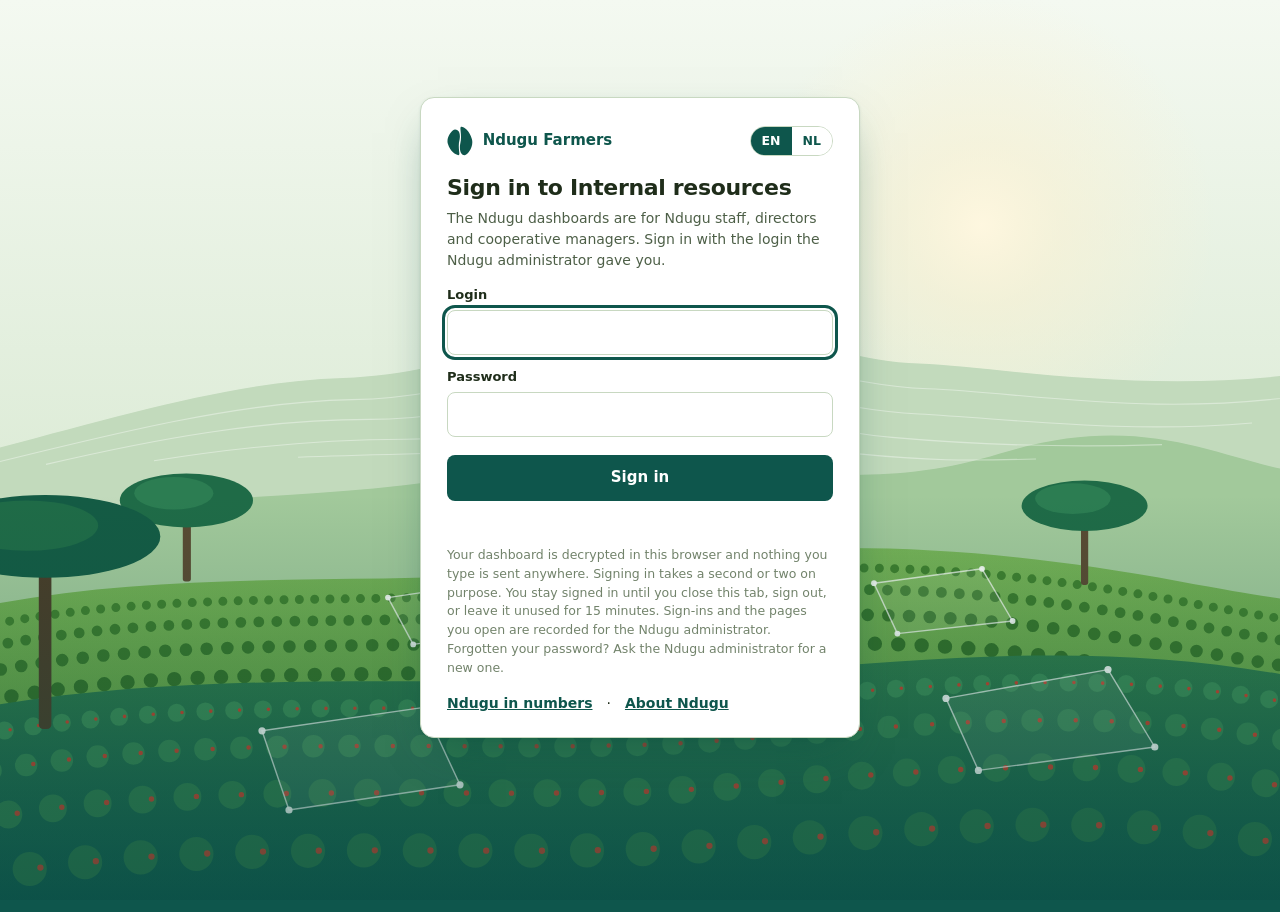
<file: agritracker.html>
<!DOCTYPE html>
<html lang="en">
<head>
<meta charset="UTF-8">
<script src="secure-gate.js"></script>
<meta name="viewport" content="width=device-width, initial-scale=1.0">
<link rel="icon" href="favicon.svg" type="image/svg+xml">
<link rel="icon" href="favicon.ico" sizes="16x16 32x32" type="image/x-icon">
<link rel="apple-touch-icon" href="apple-touch-icon.png">
<link rel="manifest" href="site.webmanifest">
<meta name="theme-color" content="#0E564C">
<title>Internal resources | Ndugu Farmers Ltd</title>
<style>
  :root{
    --paper:#F7FBF5; --surface:#FFFFFF;
    --ink:#1F2D1A; --ink-soft:#4D5F47; --ink-faint:#72836B;
    --line:#DCE8D8; --line-strong:#C8D8C1;
    --roast:#0E564C; --roast-deep:#0B4C43; --honey:#6FA649;
    --nav-bg:#0B4C43; --nav-edge:#0E564C; --nav-title:#F7FBF5;
    --nav-btn:#0E564C; --nav-btn-hover:#126A5E;
    --nav-btn-current:#FFFFFF; --nav-btn-current-ink:#0E564C;
  }
  *{box-sizing:border-box;}
  body{
    margin:0; background:var(--paper); color:var(--ink);
    font-family:"Segoe UI","Segoe UI Web (West European)",-apple-system,BlinkMacSystemFont,"Helvetica Neue",Arial,sans-serif;
    font-size:15px; line-height:1.55; -webkit-font-smoothing:antialiased;
  }
  body::before{
    content:''; position:fixed; top:0; left:0; right:0; height:4px; z-index:60;
    background:linear-gradient(90deg,var(--roast-deep) 0%,var(--roast) 22%,#B23A1E 46%,var(--honey) 70%,#4E7C2E 100%);
  }
  .layout{display:flex; align-items:flex-start; min-height:100vh;}
  .layout-main{flex:1 1 auto; min-width:0; max-width:100%;}
  .sidenav{
    flex:0 0 172px; width:172px; align-self:stretch;
    position:sticky; top:4px; max-height:calc(100vh - 4px); overflow-y:auto;
    background:var(--nav-bg); border-right:1px solid var(--nav-edge);
    padding:16px 14px 28px; display:flex; flex-direction:column; gap:13px;
  }
  .sidenav-title{
    color:var(--nav-title); font-size:12px; font-weight:600;
    text-transform:uppercase; letter-spacing:0.12em; margin:0; padding:2px;
  }
  .navbtn{
    display:block; text-align:center; text-decoration:none;
    background:var(--nav-btn); color:#fff; font-size:13px; font-weight:500;
    line-height:1.3; padding:12px 6px; border:1px solid rgba(255,252,246,0.10);
    clip-path:polygon(9px 0, calc(100% - 9px) 0, 100% 9px, 100% calc(100% - 9px),
                      calc(100% - 9px) 100%, 9px 100%, 0 calc(100% - 9px), 0 9px);
    transition:background .15s ease;
  }
  .navbtn:hover{background:var(--nav-btn-hover);}
  .navbtn:focus-visible{outline:none; box-shadow:inset 0 0 0 2px #fff;}
  .navbtn[aria-current="page"]{
    background:var(--nav-btn-current); color:var(--nav-btn-current-ink);
    font-weight:600; border-color:transparent;
  }
  @media (prefers-reduced-motion:reduce){ .navbtn{transition:none;} }
  @media (max-width:900px){
    .layout{flex-direction:column;}
    .sidenav{
      position:static; width:auto; max-height:none; flex:0 0 auto; align-self:auto;
      flex-direction:row; align-items:center; gap:10px; overflow-x:auto;
      /* min-width:0 is what makes that overflow-x actually scroll: without it
         the rail sizes to all nine buttons and widens the page instead. */
      min-width:0; max-width:100%;
      padding:12px 16px; border-right:none; border-bottom:1px solid var(--nav-edge);
    }
    .sidenav-title{display:none;}
    .navbtn{flex:0 0 auto; padding:10px 16px; white-space:nowrap;}
  }

  header.topbar{
    position:sticky; top:4px; z-index:50;
    background:rgba(250,244,234,0.94); backdrop-filter:blur(10px);
    border-bottom:1px solid var(--line-strong);
  }
  .topbar-inner{
    max-width:1320px; margin:0 auto; padding:16px 32px;
    display:flex; align-items:center; gap:14px;
  }
  .brand-mark{height:28px; width:auto; flex:none;}
  .brand-text{
    border-left:1px solid var(--line-strong); padding-left:14px;
    font-size:12.5px; color:var(--ink-soft);
  }

  .stage{
    max-width:1320px; margin:0 auto; padding:0 32px;
    display:flex; align-items:center; justify-content:center;
    min-height:calc(100vh - 66px);
  }
  .card{
    max-width:520px; width:100%; text-align:center;
    background:var(--surface); border:1px solid var(--line-strong);
    border-radius:8px; padding:44px 40px 40px;
    box-shadow:0 1px 2px rgba(42,26,16,0.04), 0 10px 26px -20px rgba(42,26,16,0.55);
  }
  .rule{width:30px; height:3px; border-radius:2px; background:var(--roast); margin:0 auto 18px;}
  .eyebrow{
    font-family:"Segoe UI","Segoe UI Web (West European)",-apple-system,BlinkMacSystemFont,"Helvetica Neue",Arial,sans-serif; font-size:11px; font-weight:600;
    letter-spacing:0.13em; text-transform:uppercase; color:var(--ink-faint);
    margin:0 0 10px;
  }
  h1{font-size:27px; line-height:1.18; font-weight:700; letter-spacing:-0.015em; margin:0 0 12px;}
  .card p{margin:0 0 22px; color:var(--ink-soft); font-size:15px;}
  .back{
    display:inline-block; text-decoration:none;
    background:var(--roast); color:#FFFCF6;
    font-size:13.5px; font-weight:500; padding:11px 20px; border-radius:5px;
    transition:background .15s ease;
  }
  .back:hover{background:#8A5A34;}
  .back:focus-visible{outline:2px solid var(--roast); outline-offset:2px;}
  @media (prefers-reduced-motion:reduce){ .back{transition:none;} }
  @media (max-width:900px){ .stage{min-height:auto; padding:56px 18px 72px;} }
  .pillgroup{display:flex; margin-left:auto; background:#F4EADA; border-radius:999px; padding:3px; gap:2px;}
  .pill{
    border:none; background:transparent; padding:7px 14px; border-radius:999px;
    font-family:"Segoe UI","Segoe UI Web (West European)",-apple-system,BlinkMacSystemFont,"Helvetica Neue",Arial,sans-serif; font-size:13px; font-weight:500; color:var(--ink-soft);
    cursor:pointer; transition:background .15s ease, color .15s ease;
  }
  .pill.active{background:var(--roast); color:#fff;}
  .pill:not(.active):hover{color:var(--ink);}
  .pill:focus-visible{outline:2px solid var(--roast); outline-offset:2px;}
  @media (prefers-reduced-motion:reduce){ .pill{transition:none;} }

  .page{max-width:1100px; margin:0 auto; padding:40px 32px 72px;}
  .page-head{margin:0 0 30px;}
  .page-head .rule{margin:0 0 16px;}
  .page-head .eyebrow{margin:0 0 8px;}
  .page-head h1{font-size:30px; margin:0 0 10px;}
  .page-head p{margin:0; max-width:640px; color:var(--ink-soft); font-size:15.5px;}
  .rgroup{
    font-size:12px; font-weight:600; letter-spacing:0.12em; text-transform:uppercase;
    color:var(--ink-faint); margin:34px 0 12px; padding-bottom:8px; border-bottom:1px solid var(--line);
  }
  .rgrid{display:grid; grid-template-columns:repeat(auto-fill,minmax(260px,1fr)); gap:16px;}
  .rcard{
    display:flex; flex-direction:column; gap:6px;
    background:var(--surface); border:1px solid var(--line-strong); border-radius:8px; padding:20px 20px 18px;
    box-shadow:0 1px 2px rgba(42,26,16,0.04), 0 10px 26px -22px rgba(42,26,16,0.55);
  }
  .rcard h3{font-size:16.5px; line-height:1.25; font-weight:700; margin:0; letter-spacing:-0.005em;}
  .rcard p{margin:0 0 14px; color:var(--ink-soft); font-size:13.5px; line-height:1.5; flex:1 1 auto;}
  .rbtn{
    align-self:flex-start; display:inline-block; text-decoration:none;
    background:var(--roast); color:#FFFCF6; font-size:13px; font-weight:500;
    padding:9px 18px; border-radius:5px; transition:background .15s ease;
  }
  a.rbtn:hover{background:#8A5A34;}
  a.rbtn:focus-visible{outline:2px solid var(--roast); outline-offset:2px;}
  .rbtn.off{background:#EFE4D2; color:var(--ink-faint); cursor:default;}
  .rcard.is-off{background:#FBF7EE; box-shadow:none;}
  @media (prefers-reduced-motion:reduce){ .rbtn{transition:none;} }
  @media (max-width:900px){ .page{padding:28px 18px 56px;} .page-head h1{font-size:26px;} }
</style>

<style id="ndugu-green-theme-overrides">
  :root{color-scheme:light;}
  .sidenav{background:var(--nav-bg)!important;border-color:var(--nav-edge)!important}
  .sidenav-title{color:var(--nav-title)!important}
  .navbtn{background:var(--nav-btn)!important;color:#fff!important;border-color:rgba(255,255,255,.12)!important}
  .navbtn:hover{background:var(--nav-btn-hover)!important}
  .navbtn[aria-current="page"]{background:var(--nav-btn-current)!important;color:var(--nav-btn-current-ink)!important;border-color:transparent!important}
  ::selection{background:#0E564C;color:#fff}
</style>
<script src="ndugu-preferences.js"></script>
<link rel="stylesheet" href="ndugu-brand.css">
<link rel="stylesheet" href="internal-resources.css">
<link rel="stylesheet" href="resource-manager.css">
</head>
<body class="resources-route">

<div class="layout">

<nav class="sidenav" aria-label="Dashboards">
  <p class="sidenav-title" data-i18n="navTitle">Navigation</p>
  <form class="sidenav-search" action="portal.html" method="get" role="search"><input type="search" name="q" autocomplete="off" placeholder="Search…" data-ph-en="Search…" data-ph-nl="Zoeken…" aria-label="Find a farmer, cooperative, district or village in My dashboard" data-aria-nl="Zoek een boer, coöperatie, district of dorp in Mijn dashboard"></form>
  <a class="navbtn" href="portal.html"      data-i18n="navPortal">My dashboard</a>
  <a class="navbtn" href="impact.html"      data-i18n="navImpact">Ndugu Impact</a>
  <a class="navbtn" href="domestic.html"    data-i18n="navDomestic">Domestic Trade</a>
  <a class="navbtn" href="export.html"      data-i18n="navExport">Ndugu Export</a>
  <a class="navbtn" href="finance.html"     data-i18n="navFinance">Ndugu Microfinance</a>
  <a class="navbtn" href="production.html"  data-i18n="navProduction">Ndugu Production</a>
  <a class="navbtn" href="coffee.html"      data-i18n="navCoffee">Coffee Minds</a>
  <a class="navbtn" href="eudr.html"        data-i18n="navEudr">EUDR Compliance</a>
  <a class="navbtn" href="agritracker.html" aria-current="page" data-i18n="navAgritracker">Internal resources</a>
</nav>

<div class="layout-main">

<header class="topbar">
  <div class="topbar-inner">
    <svg class="brand-mark" viewBox="0 0 1080 283.07" xmlns="http://www.w3.org/2000/svg" aria-label="Ndugu"><path fill="#0E564C" d="M240.49,8.16c23.92,0,77.27,38.63,98.88,117.28,18.77,68.29-39.55,149.46-67.6,149.46-58.41,0-45.53-94.28-43.23-104.85C251.07,79.45,214.74,8.16,240.49,8.16Z"/><path fill="#0E564C" d="M211,274.9c-23.92,0-77.27-35.1-98.88-106.55-18.77-62.06,39.55-135.81,67.6-135.81,58.41,0,45.53,85.66,43.23,95.27C200.41,210.13,236.74,274.9,211,274.9Z"/></svg>
    <div class="brand-text" data-i18n="pageName">Internal resources</div>
    <div class="pillgroup" id="langPills" role="group" aria-label="Language">
      <button class="pill active" data-lang="en" aria-pressed="true">EN</button>
      <button class="pill" data-lang="nl" aria-pressed="false">NL</button>
    </div>
  </div>
</header>

<main class="page resources-page">
  <section class="resources-hero" aria-labelledby="resourcesHeading">
    <div class="resources-hero-copy">
      <div class="resources-eyebrow" data-i18n="eyebrow">Quick links</div>
      <h1 id="resourcesHeading" data-i18n="heading">Internal resources</h1>
      <p data-i18n="intro">The tools, forms and documents used across Ndugu, in one place.</p>
      <div class="resources-hero-chips">
        <span data-i18n="heroTools">Daily tools</span>
        <span data-i18n="heroFarm">Field services</span>
        <span data-i18n="heroDocs">Documents</span>
      </div>
    </div>
    <div class="resources-hero-art" aria-hidden="true">
      <div class="resource-art-board">
        <div class="resource-art-top"><i></i><i></i><i></i></div>
        <div class="resource-art-icons">
          <span><svg viewBox="0 0 24 24"><rect x="3" y="3" width="18" height="18" rx="3"/><path d="M3 9h18M9 9v12"/></svg></span>
          <span><svg viewBox="0 0 24 24"><path d="M11 20c-7 0-8-6-8-11C10 9 15 5 21 3c0 10-3 17-10 17Z"/><path d="M7 21c1-5 4-9 10-13"/></svg></span>
          <span><svg viewBox="0 0 24 24"><path d="M4 19h16M6 16v-5m5 5V7m5 9V4"/></svg></span>
        </div>
        <i class="resource-art-line"></i><i class="resource-art-line short"></i>
      </div>
      <div class="resource-art-badge"><svg viewBox="0 0 24 24"><path d="M12 3v18M3 12h18"/><path d="M5 6h4v4H5zM15 14h4v4h-4z"/></svg></div>
    </div>
  </section>
  <div class="resources-controls">
    <div class="resources-primary-row">
      <label class="resource-search" for="resourceSearch">
        <svg viewBox="0 0 24 24" aria-hidden="true"><circle cx="10.8" cy="10.8" r="7"/><path d="m16 16 5 5"/></svg>
        <input type="search" id="resourceSearch" placeholder="Search resources" autocomplete="off" data-i18n-placeholder="searchPlaceholder" aria-label="Search resources">
      </label>
      <div class="resources-filters" role="group" aria-label="Resource categories">
        <button type="button" data-resource-filter="all" data-i18n="allFilters" aria-pressed="true">All</button>
        <button type="button" data-resource-filter="about" data-i18n="g_about" aria-pressed="false">About Ndugu</button>
        <button type="button" data-resource-filter="farmers" data-i18n="g_farmers" aria-pressed="false">Farmer apps</button>
        <button type="button" data-resource-filter="finance" data-i18n="g_finance" aria-pressed="false">Finance</button>
        <button type="button" data-resource-filter="staff" data-i18n="g_staff" aria-pressed="false">Staff tools</button>
      </div>
    </div>
  </div>
  <div id="resources" aria-live="polite"></div>
</main>

<footer class="ndugu-definitions-footer">
  <div class="shell fgrid">
    <div>
      <h4 data-i18n="footerDefH">Definitions</h4>
      <p data-i18n="footerDefP">Staff tools: applications and forms used by Ndugu employees. Farmer apps: tools for registration and services. Internal resource: a company document, tool or information page. Unavailable: the link has not yet been configured; the resource card is not a live service.</p>
    </div>
  </div>
</footer>

</div><!-- /.layout-main -->
</div><!-- /.layout -->

<script src="resource-catalog.js"></script>
<script>
/* On the published site resource-catalog.js is not published: the catalogue
   arrives through the sign-in (secure-gate.js) as resource-catalog.json, so the
   page waits for it. Locally the script above has already set it. */
(function(run){
  if (window.NDUGU_RESOURCE_CATALOG) { run(); return; }
  fetch('resource-catalog.json', {cache:'no-store'})
    .then(function(r){ return r.ok ? r.json() : null; })
    .then(function(c){ if (c) window.NDUGU_RESOURCE_CATALOG = c; }, function(){})
    .then(run);
})(function(){
  /* Fallback catalogue only, used when the published resource-catalog.js is absent.
     Edit entries in the site admin page (manage-access.bat), not in this HTML. */
  var LINKS = [
    {id:'fertilizer-pos',       group:'staff',   url:''},
    {id:'leave',                group:'staff',   url:''},
    {id:'agritracker',          group:'staff',   url:''},
    {id:'boundary-editor',      group:'staff',   url:'map-editor.html'},
    {id:'services-portal',      group:'staff',   url:''},
    {id:'farmer-registration',  group:'farmers', url:''},
    {id:'farmer-services',      group:'farmers', url:''},
    {id:'loan',                 group:'finance', url:''},
    {id:'about-us',            group:'about',   url:'about.html'},
    {id:'prospectus',           group:'about',   url:''},
    {id:'website',              group:'about',   url:''}
  ];
  /* Published resources live in resource-catalog.js. */
  var STORAGE_KEY = 'ndugu-resources-local-draft-v1';
  var PUBLISHED = window.NDUGU_RESOURCE_CATALOG && Array.isArray(window.NDUGU_RESOURCE_CATALOG.items)
    ? window.NDUGU_RESOURCE_CATALOG.items : LINKS;
  function cleanList(rows){
    if(!Array.isArray(rows)||rows.length>300)return null;
    var known={staff:1,farmers:1,finance:1,about:1},seen={};
    var arr=[];
    for(var j=0;j<rows.length;j++){
      var x=rows[j];if(!x||typeof x!=='object')return null;
      if(typeof x.id!=='string'||!(/^[a-z0-9-]{1,75}$/).test(x.id)||seen[x.id]||!known[x.group])return null;
      seen[x.id]=true;
      var item={id:x.id,group:x.group,url:String(x.url||'').slice(0,1500),title_en:String(x.title_en||'').slice(0,120),title_nl:String(x.title_nl||'').slice(0,120),desc_en:String(x.desc_en||'').slice(0,500),desc_nl:String(x.desc_nl||'').slice(0,500)};
      arr.push(item);
    }
    return arr;
  }
  var DEFAULTS=cleanList(PUBLISHED)||LINKS;
  // Resources are edited in the site admin page (manage-access.bat), so every
  // visitor sees the published catalogue. Drafts left by the old in-page
  // manager are cleared so they cannot hide it.
  try{localStorage.removeItem(STORAGE_KEY);}catch(e){}
  LINKS=DEFAULTS.map(function(x){return Object.assign({},x);});
  var GROUPS = ['about', 'farmers', 'finance', 'staff'];
  var STR = {
 "en": {
  "searchPlaceholder": "Search tools and documents",
  "allFilters": "All",
  "heroTools": "Daily tools",
  "heroFarm": "Field services",
  "heroDocs": "Documents",
  "staffIntro": "Tools for everyday operations",
  "farmersIntro": "Farmer and field applications",
  "financeIntro": "Financial services and forms",
  "aboutIntro": "Corporate information and links",
  "emptySearch": "No matching resources. Try another search.",
  "navTitle": "Navigation",
  "navPortal": "My dashboard",
  "navImpact": "Ndugu Impact",
  "navDomestic": "Domestic Trade",
  "navExport": "Ndugu Export",
  "navEudr": "EUDR Compliance",
  "navFinance": "Ndugu Microfinance",
  "navProduction": "Ndugu Production",
  "navAgritracker": "Internal resources",
  "navCoffee": "Coffee Minds",
  "navAbout": "About us",
  "navEditor": "Boundary editor",
  "pageName": "Internal resources",
  "pageTitle": "Internal resources | Ndugu Farmers Ltd",
  "eyebrow": "Quick links",
  "heading": "Internal resources",
  "intro": "The tools, forms and documents used across Ndugu, in one place.",
  "open": "Open",
  "off": "Not available yet",
  "newtab": "(opens in a new tab)",
  "g_staff": "Staff tools",
  "g_farmers": "Farmer apps",
  "g_finance": "Finance",
  "g_about": "About Ndugu",
  "t_fertilizer-pos": "Fertilizer POS",
  "d_fertilizer-pos": "Point-of-sale system for fertilizer sales.",
  "t_leave": "Leave request forms",
  "d_leave": "Request staff leave.",
  "t_agritracker": "Agritracker (AT)",
  "d_agritracker": "Field data collection and record-keeping down to the plot.",
  "t_boundary-editor": "Polygon editor",
  "d_boundary-editor": "Review and edit mapped plot boundaries and export corrections.",
  "t_services-portal": "Services portal",
  "d_services-portal": "Open the Ndugu services portal.",
  "t_farmer-registration": "Farmer registration app",
  "d_farmer-registration": "Register new farmers in the network.",
  "t_farmer-services": "Farmer services app",
  "d_farmer-services": "Services for farmers in the network.",
  "t_loan": "Loan application form",
  "d_loan": "Apply for a loan from Ndugu Microfinance.",
  "t_about-us": "About us",
  "d_about-us": "Learn about Ndugu Farmers, our work and how we report.",
  "t_prospectus": "Ndugu prospectus",
  "d_prospectus": "The Ndugu company prospectus.",
  "t_website": "Ndugu website",
  "d_website": "Visit the Ndugu Farmers website.",
  "footerDefH": "Definitions",
  "footerDefP": "Staff tools: applications and forms used by Ndugu employees. Farmer apps: tools for registration and services. Internal resource: a company document, tool or information page. Unavailable: the link has not yet been configured; the resource card is not a live service."
 },
 "nl": {
  "searchPlaceholder": "Zoek hulpmiddelen en documenten",
  "allFilters": "Alles",
  "heroTools": "Dagelijkse tools",
  "heroFarm": "Veldservices",
  "heroDocs": "Documenten",
  "staffIntro": "Hulpmiddelen voor de dagelijkse praktijk",
  "farmersIntro": "Apps voor boeren en veldwerk",
  "financeIntro": "Financiële diensten en formulieren",
  "aboutIntro": "Bedrijfsinformatie en links",
  "emptySearch": "Geen passende bronnen. Probeer een andere zoekopdracht.",
  "navTitle": "Navigatie",
  "navPortal": "Mijn dashboard",
  "navImpact": "Ndugu Impact",
  "navDomestic": "Binnenlandse handel",
  "navExport": "Ndugu Export",
  "navEudr": "EUDR-naleving",
  "navFinance": "Ndugu Microfinanciering",
  "navProduction": "Ndugu Productie",
  "navAgritracker": "Interne bronnen",
  "navCoffee": "Coffee Minds",
  "navAbout": "Over ons",
  "navEditor": "Grenzen bewerken",
  "pageName": "Interne bronnen",
  "pageTitle": "Interne bronnen | Ndugu Farmers Ltd",
  "eyebrow": "Snelkoppelingen",
  "heading": "Interne bronnen",
  "intro": "De hulpmiddelen, formulieren en documenten die bij Ndugu worden gebruikt, op één plek.",
  "open": "Openen",
  "off": "Nog niet beschikbaar",
  "newtab": "(opent in een nieuw tabblad)",
  "g_staff": "Hulpmiddelen voor medewerkers",
  "g_farmers": "Boerenapps",
  "g_finance": "Financiën",
  "g_about": "Over Ndugu",
  "t_fertilizer-pos": "Kunstmest-POS",
  "d_fertilizer-pos": "Kassasysteem voor de verkoop van kunstmest.",
  "t_leave": "Verlofaanvraagformulieren",
  "d_leave": "Verlof aanvragen.",
  "t_agritracker": "Agritracker (AT)",
  "d_agritracker": "Verzameling van velddata en registratie tot op perceelniveau.",
  "t_boundary-editor": "Polygoonbewerker",
  "d_boundary-editor": "Bewerk perceelgrenzen en exporteer correcties.",
  "t_services-portal": "Serviceportaal",
  "d_services-portal": "Open het serviceportaal van Ndugu.",
  "t_farmer-registration": "App voor boerenregistratie",
  "d_farmer-registration": "Nieuwe boeren in het netwerk registreren.",
  "t_farmer-services": "Boerenservice-app",
  "d_farmer-services": "Diensten voor boeren in het netwerk.",
  "t_loan": "Leningaanvraagformulier",
  "d_loan": "Een lening aanvragen bij Ndugu Microfinanciering.",
  "t_about-us": "Over ons",
  "d_about-us": "Lees over Ndugu Farmers, onze activiteiten en onze rapportage.",
  "t_prospectus": "Ndugu-prospectus",
  "d_prospectus": "Het bedrijfsprospectus van Ndugu.",
  "t_website": "Ndugu-website",
  "d_website": "Bezoek de website van Ndugu Farmers.",
  "footerDefH": "Definities",
  "footerDefP": "Hulpmiddelen voor medewerkers: apps en formulieren voor Ndugu-personeel. Boerenapps: hulpmiddelen voor registratie en dienstverlening. Interne bron: een bedrijfsdocument, hulpmiddel of informatiepagina. Niet beschikbaar: de link is nog niet ingesteld; de kaart verwijst niet naar een actieve dienst."
 }
};
  var lang = 'en',resourceCategory='all',resourceQuery='';
  function esc(s){ return String(s == null ? '' : s).replace(/&/g, '&amp;').replace(/</g, '&lt;').replace(/>/g, '&gt;').replace(/"/g, '&quot;'); }
  function safeUrl(u){ if (!u) return ''; try { var x = new URL(u, document.baseURI); return (x.protocol === 'https:' || x.protocol === 'http:' || x.protocol === 'mailto:' || (x.protocol === 'file:' && /^file:/i.test(document.baseURI))) ? x.href : ''; } catch (e) { return ''; } }
  var ICONS={
    'fertilizer-pos':'<rect x="4" y="2" width="16" height="20" rx="3"/><path d="M8 6h8M8 11h2m4 0h2m-8 5h2m4 0h2"/>',
    'leave':'<rect x="3" y="5" width="18" height="16" rx="2"/><path d="M7 3v4m10-4v4M3 10h18m-12 5 2 2 4-4"/>',
    'agritracker':'<path d="m3 6 6-3 6 3 6-3v15l-6 3-6-3-6 3V6Z"/><path d="M9 3v15m6-12v15"/>',
    'services-portal':'<rect x="3" y="4" width="18" height="16" rx="2"/><path d="M3 9h18M7 6.5h.01M11 6.5h.01M8 14h8"/>',
    'farmer-registration':'<path d="M9 4h6m-3-2v4M7 5H5a2 2 0 0 0-2 2v12a2 2 0 0 0 2 2h14a2 2 0 0 0 2-2V7a2 2 0 0 0-2-2h-2"/><path d="M8 12h8m-8 4h5"/>',
    'farmer-services':'<path d="M12 21v-9m0 2C5 14 4 9 4 5c7 0 8 4 8 9Zm0-2c0-7 4-9 8-9 0 7-2 9-8 9Z"/>',
    'loan':'<rect x="3" y="6" width="18" height="14" rx="2"/><path d="M3 10h18M7 15h4M7 3h10"/>',
    'about-us':'<circle cx="12" cy="12" r="9"/><path d="M12 11v6M12 7h.01"/>',
    'boundary-editor':'<path d="M3 17.5 16 4.5a2.1 2.1 0 0 1 3 3L6 20.5l-4 1 1-4Z"/><path d="m14 6 4 4M4 5h6M4 5v6M18 14h3v7h-7"/>',
    'prospectus':'<path d="M6 2h9l5 5v15H6a2 2 0 0 1-2-2V4a2 2 0 0 1 2-2Z"/><path d="M14 2v6h6M8 12h8m-8 4h8"/>',
    'website':'<circle cx="12" cy="12" r="9"/><path d="M3 12h18M12 3c4 4 4 14 0 18M12 3c-4 4-4 14 0 18"/>',
    'staff':'<rect x="3" y="5" width="18" height="16" rx="2"/><path d="M8 5V3h8v2M3 12h18M10 11v3h4v-3"/>',
    'farmers':'<path d="M12 21v-9m0 2C5 14 4 9 4 5c7 0 8 4 8 9Zm0-2c0-7 4-9 8-9 0 7-2 9-8 9Z"/>',
    'finance':'<rect x="3" y="6" width="18" height="14" rx="2"/><path d="M3 10h18M7 15h4"/>',
    'about':'<path d="M6 2h9l5 5v15H6a2 2 0 0 1-2-2V4a2 2 0 0 1 2-2Z"/><path d="M14 2v6h6M8 12h8m-8 4h8"/>'
  };
  function icon(id){return '<svg viewBox="0 0 24 24" aria-hidden="true" focusable="false">'+(ICONS[id]||ICONS.about)+'</svg>';}
  function resourceGroupOrder(){
    return GROUPS.slice().sort(function(a,b){
      return (STR[lang]['g_'+a]||a).localeCompare(STR[lang]['g_'+b]||b,lang,{sensitivity:'base'});
    });
  }
  function arrangeCategoryFilters(){
    var container=document.querySelector('.resources-filters');
    resourceGroupOrder().forEach(function(g){
      var button=container.querySelector('[data-resource-filter="'+g+'"]');
      if(button)container.appendChild(button);
    });
  }
  function render(){
    var T=STR[lang],html='',found=0;
    resourceGroupOrder().forEach(function(g){
      if(resourceCategory!=='all'&&resourceCategory!==g)return;
      var rows=LINKS.filter(function(x){
        if(x.group!==g)return false;
        if(!resourceQuery)return true;
        var t=x['title_'+lang]||x.title_en||T['t_'+x.id]||x.id;
        var d=x['desc_'+lang]||x.desc_en||T['d_'+x.id]||'';
        return (t+' '+d+' '+(T['g_'+g]||'')+' '+x.id).toLocaleLowerCase().indexOf(resourceQuery)>=0;
      }).sort(function(a,b){
        var aName=a['title_'+lang]||a.title_en||T['t_'+a.id]||a.id;
        var bName=b['title_'+lang]||b.title_en||T['t_'+b.id]||b.id;
        return aName.localeCompare(bName,lang,{sensitivity:'base'});
      });
      if(!rows.length)return;
      found+=rows.length;
      var subtitle={staff:'staffIntro',farmers:'farmersIntro',finance:'financeIntro',about:'aboutIntro'}[g];
      html+='<section class="resource-group resource-group-'+g+'" aria-labelledby="resourceTitle-'+g+'"><div class="resource-group-heading"><span class="rgroup-symbol">'+icon(g)+'</span><div><h2 class="rgroup" id="resourceTitle-'+g+'">'+esc(T['g_'+g])+'</h2><p class="rgroup-desc">'+esc(T[subtitle])+'</p></div></div><div class="rgrid">';
      rows.forEach(function(x){
        var u=safeUrl(x.url),title=x['title_'+lang]||x.title_en||T['t_'+x.id]||x.id,desc=x['desc_'+lang]||x.desc_en||T['d_'+x.id]||'',internal=!/^(?:https?:|mailto:|\/\/)/i.test(x.url||'');
        html+='<article class="rcard rcard-'+g+(u?'':' is-off')+'"><div class="rcard-top"><span class="rcard-icon">'+icon(x.id)+'</span><span class="rcard-tag">'+esc(T['g_'+g])+'</span></div><h3>'+esc(title)+'</h3><p>'+esc(desc)+'</p><div class="rcard-foot">'+
          (u?'<a class="rbtn" href="'+esc(u)+'"'+(internal?'':' target="_blank" rel="noopener noreferrer"')+' aria-label="'+esc(title+(internal?'':' '+T.newtab))+'">'+esc(T.open)+'<svg aria-hidden="true" viewBox="0 0 24 24"><path d="M5 12h14m-6-6 6 6-6 6"/></svg></a>':
              '<span class="rbtn off" aria-disabled="true">'+esc(T.off)+'</span>')+'</div></article>';
      });
      html+='</div></section>';
    });
    document.getElementById('resources').innerHTML=found?html:'<div class="resource-empty">'+esc(T.emptySearch)+'</div>';
    document.querySelectorAll('[data-resource-filter]').forEach(function(b){b.setAttribute('aria-pressed',b.getAttribute('data-resource-filter')===resourceCategory?'true':'false');});
  }
  function apply(l){
    lang = l; document.documentElement.lang = l;
    document.querySelectorAll('[data-i18n]').forEach(function(el){
      var v = STR[l][el.getAttribute('data-i18n')]; if (v !== undefined) el.textContent = v;
    });
    document.title = STR[l].pageTitle;
    document.querySelectorAll('[data-i18n-placeholder]').forEach(function(el){el.placeholder=STR[l][el.getAttribute('data-i18n-placeholder')]||'';el.setAttribute('aria-label',el.placeholder);});
    arrangeCategoryFilters();
    render();
    document.querySelectorAll('#langPills .pill').forEach(function(b){
      var on = b.getAttribute('data-lang') === l; b.classList.toggle('active', on); b.setAttribute('aria-pressed', on ? 'true' : 'false');
    });
    window.dispatchEvent(new CustomEvent('ndugu-resources-language',{detail:{lang:l}}));
  }
  document.getElementById('langPills').addEventListener('click', function(e){
    var b = e.target.closest('.pill'); if (b) apply(b.getAttribute('data-lang'));
  });
  document.getElementById('resourceSearch').addEventListener('input',function(e){resourceQuery=e.target.value.trim().toLocaleLowerCase();render();});
  document.querySelector('.resources-filters').addEventListener('click',function(e){var b=e.target.closest('[data-resource-filter]');if(!b)return;resourceCategory=b.getAttribute('data-resource-filter');render();});
  apply(new URLSearchParams(location.search).get('lang') === 'nl' ? 'nl' : 'en');
});
</script>

<!-- ndugu:analytics -->
<!-- Visit counting. No cookie, no localStorage, no fingerprinting;
     figures are private to the Ndugu Cloudflare account. Managed by
     scripts/sync_analytics.py: edits here are overwritten. -->
<!-- Cloudflare Web Analytics --><script type='module' src='https://static.cloudflareinsights.com/beacon.min.js' data-cf-beacon='{"token": "667a8f6b0e6244bab958af8756cef50b"}'></script><!-- End Cloudflare Web Analytics -->
<!-- /ndugu:analytics -->
</body>
</html>
</file>
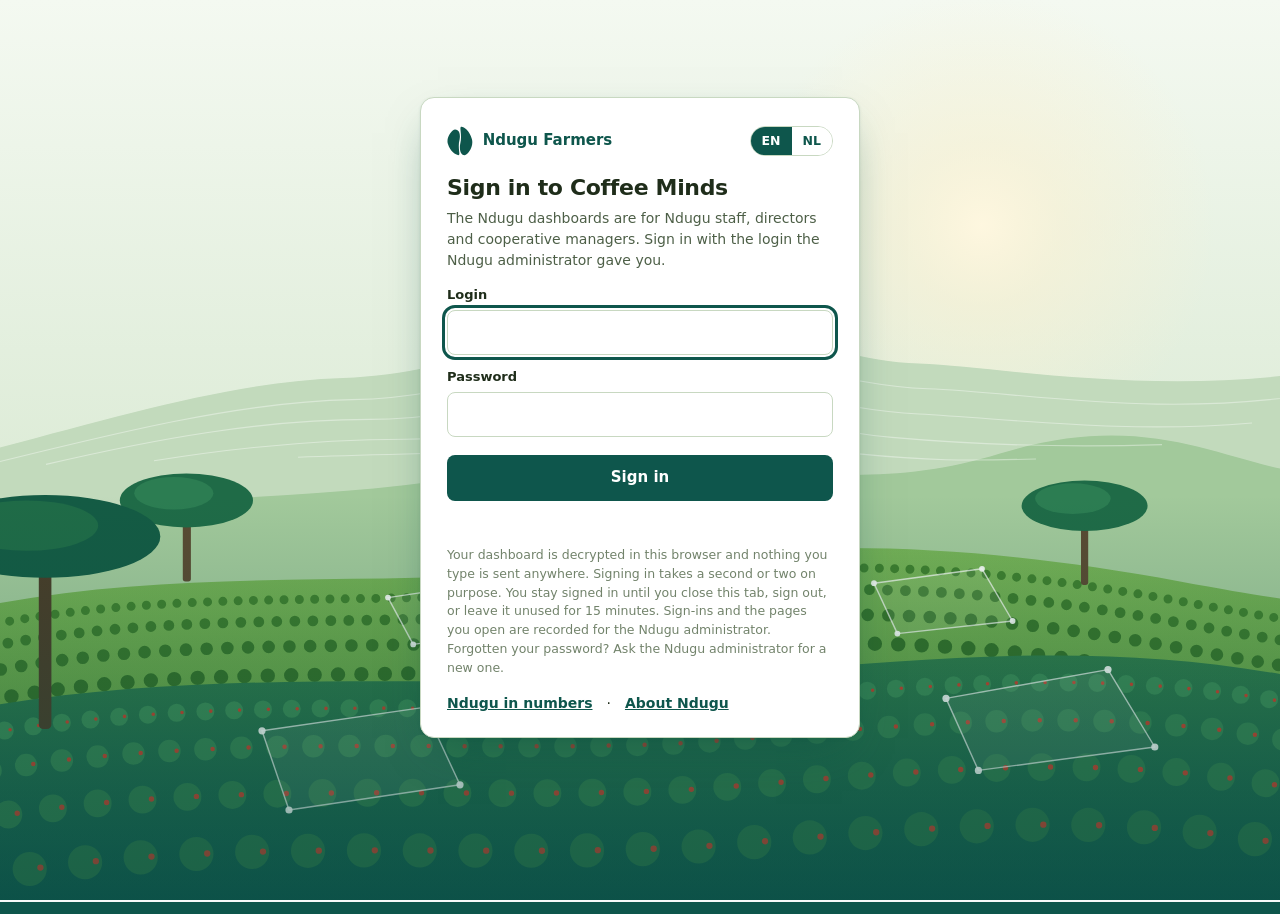
<file: coffee.html>
<!DOCTYPE html>
<html lang="en">
<head>
<meta charset="UTF-8">
<script src="secure-gate.js"></script>
<meta name="viewport" content="width=device-width, initial-scale=1.0">
<link rel="icon" href="favicon.svg" type="image/svg+xml">
<link rel="icon" href="favicon.ico" sizes="16x16 32x32" type="image/x-icon">
<link rel="apple-touch-icon" href="apple-touch-icon.png">
<link rel="manifest" href="site.webmanifest">
<meta name="theme-color" content="#0E564C">
<title>Coffee Minds | Ndugu Farmers Ltd</title>
<style>
  :root{
    --paper:#F7FBF5; --surface:#FFFFFF;
    --ink:#1F2D1A; --ink-soft:#4D5F47; --ink-faint:#72836B;
    --line:#DCE8D8; --line-strong:#C8D8C1;
    --roast:#0E564C; --roast-deep:#0B4C43; --honey:#6FA649;
    --nav-bg:#0B4C43; --nav-edge:#0E564C; --nav-title:#F7FBF5;
    --nav-btn:#0E564C; --nav-btn-hover:#126A5E;
    --nav-btn-current:#FFFFFF; --nav-btn-current-ink:#0E564C;
  }
  *{box-sizing:border-box;}
  body{
    margin:0; background:var(--paper); color:var(--ink);
    font-family:"Segoe UI","Segoe UI Web (West European)",-apple-system,BlinkMacSystemFont,"Helvetica Neue",Arial,sans-serif;
    font-size:15px; line-height:1.55; -webkit-font-smoothing:antialiased;
  }
  body::before{
    content:''; position:fixed; top:0; left:0; right:0; height:4px; z-index:60;
    background:linear-gradient(90deg,var(--roast-deep) 0%,var(--roast) 22%,#B23A1E 46%,var(--honey) 70%,#4E7C2E 100%);
  }
  .layout{display:flex; align-items:flex-start; min-height:100vh;}
  .layout-main{flex:1 1 auto; min-width:0; max-width:100%;}
  .sidenav{
    flex:0 0 172px; width:172px; align-self:stretch;
    position:sticky; top:4px; max-height:calc(100vh - 4px); overflow-y:auto;
    background:var(--nav-bg); border-right:1px solid var(--nav-edge);
    padding:16px 14px 28px; display:flex; flex-direction:column; gap:13px;
  }
  .sidenav-title{
    color:var(--nav-title); font-size:12px; font-weight:600;
    text-transform:uppercase; letter-spacing:0.12em; margin:0; padding:2px;
  }
  .navbtn{
    display:block; text-align:center; text-decoration:none;
    background:var(--nav-btn); color:#fff; font-size:13px; font-weight:500;
    line-height:1.3; padding:12px 6px; border:1px solid rgba(255,252,246,0.10);
    clip-path:polygon(9px 0, calc(100% - 9px) 0, 100% 9px, 100% calc(100% - 9px),
                      calc(100% - 9px) 100%, 9px 100%, 0 calc(100% - 9px), 0 9px);
    transition:background .15s ease;
  }
  .navbtn:hover{background:var(--nav-btn-hover);}
  .navbtn:focus-visible{outline:none; box-shadow:inset 0 0 0 2px #fff;}
  .navbtn[aria-current="page"]{
    background:var(--nav-btn-current); color:var(--nav-btn-current-ink);
    font-weight:600; border-color:transparent;
  }
  @media (prefers-reduced-motion:reduce){ .navbtn{transition:none;} }
  @media (max-width:900px){
    .layout{flex-direction:column;}
    .sidenav{
      position:static; width:auto; max-height:none; flex:0 0 auto; align-self:auto;
      flex-direction:row; align-items:center; gap:10px; overflow-x:auto;
      /* min-width:0 is what makes that overflow-x actually scroll: without it
         the rail sizes to all nine buttons and widens the page instead. */
      min-width:0; max-width:100%;
      padding:12px 16px; border-right:none; border-bottom:1px solid var(--nav-edge);
    }
    .sidenav-title{display:none;}
    .navbtn{flex:0 0 auto; padding:10px 16px; white-space:nowrap;}
  }

  header.topbar{
    position:sticky; top:4px; z-index:50;
    background:rgba(250,244,234,0.94); backdrop-filter:blur(10px);
    border-bottom:1px solid var(--line-strong);
  }
  .topbar-inner{
    max-width:1320px; margin:0 auto; padding:16px 32px;
    display:flex; align-items:center; gap:14px;
  }
  .brand-mark{height:28px; width:auto; flex:none;}
  .brand-text{
    border-left:1px solid var(--line-strong); padding-left:14px;
    font-size:12.5px; color:var(--ink-soft);
  }

  .stage{
    max-width:1320px; margin:0 auto; padding:0 32px;
    display:flex; align-items:center; justify-content:center;
    min-height:calc(100vh - 66px);
  }
  .card{
    max-width:520px; width:100%; text-align:center;
    background:var(--surface); border:1px solid var(--line-strong);
    border-radius:8px; padding:44px 40px 40px;
    box-shadow:0 1px 2px rgba(42,26,16,0.04), 0 10px 26px -20px rgba(42,26,16,0.55);
  }
  .rule{width:30px; height:3px; border-radius:2px; background:var(--roast); margin:0 auto 18px;}
  .eyebrow{
    font-family:"Segoe UI","Segoe UI Web (West European)",-apple-system,BlinkMacSystemFont,"Helvetica Neue",Arial,sans-serif; font-size:11px; font-weight:600;
    letter-spacing:0.13em; text-transform:uppercase; color:var(--ink-faint);
    margin:0 0 10px;
  }
  h1{font-size:27px; line-height:1.18; font-weight:700; letter-spacing:-0.015em; margin:0 0 12px;}
  .card p{margin:0 0 22px; color:var(--ink-soft); font-size:15px;}
  .back{
    display:inline-block; text-decoration:none;
    background:var(--roast); color:#FFFCF6;
    font-size:13.5px; font-weight:500; padding:11px 20px; border-radius:5px;
    transition:background .15s ease;
  }
  .back:hover{background:#8A5A34;}
  .back:focus-visible{outline:2px solid var(--roast); outline-offset:2px;}
  @media (prefers-reduced-motion:reduce){ .back{transition:none;} }
  @media (max-width:900px){ .stage{min-height:auto; padding:56px 18px 72px;} }
  .pillgroup{display:flex; margin-left:auto; background:#F4EADA; border-radius:999px; padding:3px; gap:2px;}
  .pill{
    border:none; background:transparent; padding:7px 14px; border-radius:999px;
    font-family:"Segoe UI","Segoe UI Web (West European)",-apple-system,BlinkMacSystemFont,"Helvetica Neue",Arial,sans-serif; font-size:13px; font-weight:500; color:var(--ink-soft);
    cursor:pointer; transition:background .15s ease, color .15s ease;
  }
  .pill.active{background:var(--roast); color:#fff;}
  .pill:not(.active):hover{color:var(--ink);}
  .pill:focus-visible{outline:2px solid var(--roast); outline-offset:2px;}
  @media (prefers-reduced-motion:reduce){ .pill{transition:none;} }
</style>

<style id="ndugu-green-theme-overrides">
  :root{color-scheme:light;}
  .sidenav{background:var(--nav-bg)!important;border-color:var(--nav-edge)!important}
  .sidenav-title{color:var(--nav-title)!important}
  .navbtn{background:var(--nav-btn)!important;color:#fff!important;border-color:rgba(255,255,255,.12)!important}
  .navbtn:hover{background:var(--nav-btn-hover)!important}
  .navbtn[aria-current="page"]{background:var(--nav-btn-current)!important;color:var(--nav-btn-current-ink)!important;border-color:transparent!important}
  ::selection{background:#0E564C;color:#fff}
</style>
<script src="ndugu-preferences.js"></script>
<link rel="stylesheet" href="ndugu-brand.css">
</head>
<body>

<div class="layout">

<nav class="sidenav" aria-label="Dashboards">
  <p class="sidenav-title" data-i18n="navTitle">Navigation</p>
  <form class="sidenav-search" action="portal.html" method="get" role="search"><input type="search" name="q" autocomplete="off" placeholder="Search…" data-ph-en="Search…" data-ph-nl="Zoeken…" aria-label="Find a farmer, cooperative, district or village in My dashboard" data-aria-nl="Zoek een boer, coöperatie, district of dorp in Mijn dashboard"></form>
  <a class="navbtn" href="portal.html"      data-i18n="navPortal">My dashboard</a>
  <a class="navbtn" href="impact.html"      data-i18n="navImpact">Ndugu Impact</a>
  <a class="navbtn" href="domestic.html"    data-i18n="navDomestic">Domestic Trade</a>
  <a class="navbtn" href="export.html"      data-i18n="navExport">Ndugu Export</a>
  <a class="navbtn" href="finance.html"     data-i18n="navFinance">Ndugu Microfinance</a>
  <a class="navbtn" href="production.html"  data-i18n="navProduction">Ndugu Production</a>
  <a class="navbtn" href="coffee.html"      aria-current="page" data-i18n="navCoffee">Coffee Minds</a>
  <a class="navbtn" href="eudr.html"        data-i18n="navEudr">EUDR Compliance</a>
  <a class="navbtn" href="agritracker.html" data-i18n="navAgritracker">Internal resources</a>
</nav>

<div class="layout-main">

<header class="topbar">
  <div class="topbar-inner">
    <svg class="brand-mark" viewBox="0 0 1080 283.07" xmlns="http://www.w3.org/2000/svg" aria-label="Ndugu"><path fill="#0E564C" d="M240.49,8.16c23.92,0,77.27,38.63,98.88,117.28,18.77,68.29-39.55,149.46-67.6,149.46-58.41,0-45.53-94.28-43.23-104.85C251.07,79.45,214.74,8.16,240.49,8.16Z"/><path fill="#0E564C" d="M211,274.9c-23.92,0-77.27-35.1-98.88-106.55-18.77-62.06,39.55-135.81,67.6-135.81,58.41,0,45.53,85.66,43.23,95.27C200.41,210.13,236.74,274.9,211,274.9Z"/></svg>
    <div class="brand-text" data-i18n="pageName">Coffee Minds</div>
    <div class="pillgroup" id="langPills" role="group" aria-label="Language">
      <button class="pill active" data-lang="en" aria-pressed="true">EN</button>
      <button class="pill" data-lang="nl" aria-pressed="false">NL</button>
    </div>
  </div>
</header>

<main class="stage">
  <div class="card">
    <div class="rule"></div>
    <p class="eyebrow" data-i18n="eyebrow">In development</p>
    <h1 data-i18n="heading">The Coffee Minds dashboard is still being built.</h1>
    <p data-i18n="body">This view is not ready yet. The sourcing and operations dashboard is live now, and the rest are being added in turn.</p>
    <a class="back" href="domestic.html" data-i18n="back">Go to the Domestic dashboard</a>
  </div>
</main>

</div><!-- /.layout-main -->
</div><!-- /.layout -->

<script>
(function(){
  var STR = {
 "en": {
  "navTitle": "Navigation",
  "navPortal": "My dashboard",
  "navImpact": "Ndugu Impact",
  "navDomestic": "Domestic Trade",
  "navExport": "Ndugu Export",
  "navEudr": "EUDR Compliance",
  "navFinance": "Ndugu Microfinance",
  "navProduction": "Ndugu Production",
  "navAgritracker": "Internal resources",
  "navCoffee": "Coffee Minds",
  "navAbout": "About us",
  "navEditor": "Boundary editor",
  "pageName": "Coffee Minds",
  "pageTitle": "Coffee Minds | Ndugu Farmers Ltd",
  "eyebrow": "In development",
  "heading": "The Coffee Minds dashboard is still being built.",
  "body": "This view is not ready yet. The sourcing and operations dashboard is live now, and the rest are being added in turn.",
  "back": "Go to the Domestic dashboard"
 },
 "nl": {
  "navTitle": "Navigatie",
  "navPortal": "Mijn dashboard",
  "navImpact": "Ndugu Impact",
  "navDomestic": "Binnenlandse handel",
  "navExport": "Ndugu Export",
  "navEudr": "EUDR-naleving",
  "navFinance": "Ndugu Microfinanciering",
  "navProduction": "Ndugu Productie",
  "navAgritracker": "Interne bronnen",
  "navCoffee": "Coffee Minds",
  "navAbout": "Over ons",
  "navEditor": "Grenzen bewerken",
  "pageName": "Coffee Minds",
  "pageTitle": "Coffee Minds | Ndugu Farmers Ltd",
  "eyebrow": "In ontwikkeling",
  "heading": "Het Coffee Minds-dashboard wordt nog gebouwd.",
  "body": "Dit overzicht is nog niet klaar. Het dashboard voor inkoop en operaties is nu live; de overige volgen een voor een.",
  "back": "Ga naar het dashboard Binnenlandse handel"
 }
};
  function apply(l){
    document.documentElement.lang = l;
    document.querySelectorAll('[data-i18n]').forEach(function(el){
      var v = STR[l][el.getAttribute('data-i18n')]; if (v !== undefined) el.textContent = v;
    });
    document.title = STR[l].pageTitle;
    document.querySelectorAll('#langPills .pill').forEach(function(b){
      var on = b.getAttribute('data-lang') === l; b.classList.toggle('active', on); b.setAttribute('aria-pressed', on ? 'true' : 'false');
    });
  }
  document.getElementById('langPills').addEventListener('click', function(e){
    var b = e.target.closest('.pill'); if (b) apply(b.getAttribute('data-lang'));
  });
  if (new URLSearchParams(location.search).get('lang') === 'nl') apply('nl');
})();
</script>

<!-- ndugu:analytics -->
<!-- Visit counting. No cookie, no localStorage, no fingerprinting;
     figures are private to the Ndugu Cloudflare account. Managed by
     scripts/sync_analytics.py: edits here are overwritten. -->
<!-- Cloudflare Web Analytics --><script type='module' src='https://static.cloudflareinsights.com/beacon.min.js' data-cf-beacon='{"token": "667a8f6b0e6244bab958af8756cef50b"}'></script><!-- End Cloudflare Web Analytics -->
<!-- /ndugu:analytics -->
</body>
</html>
</file>
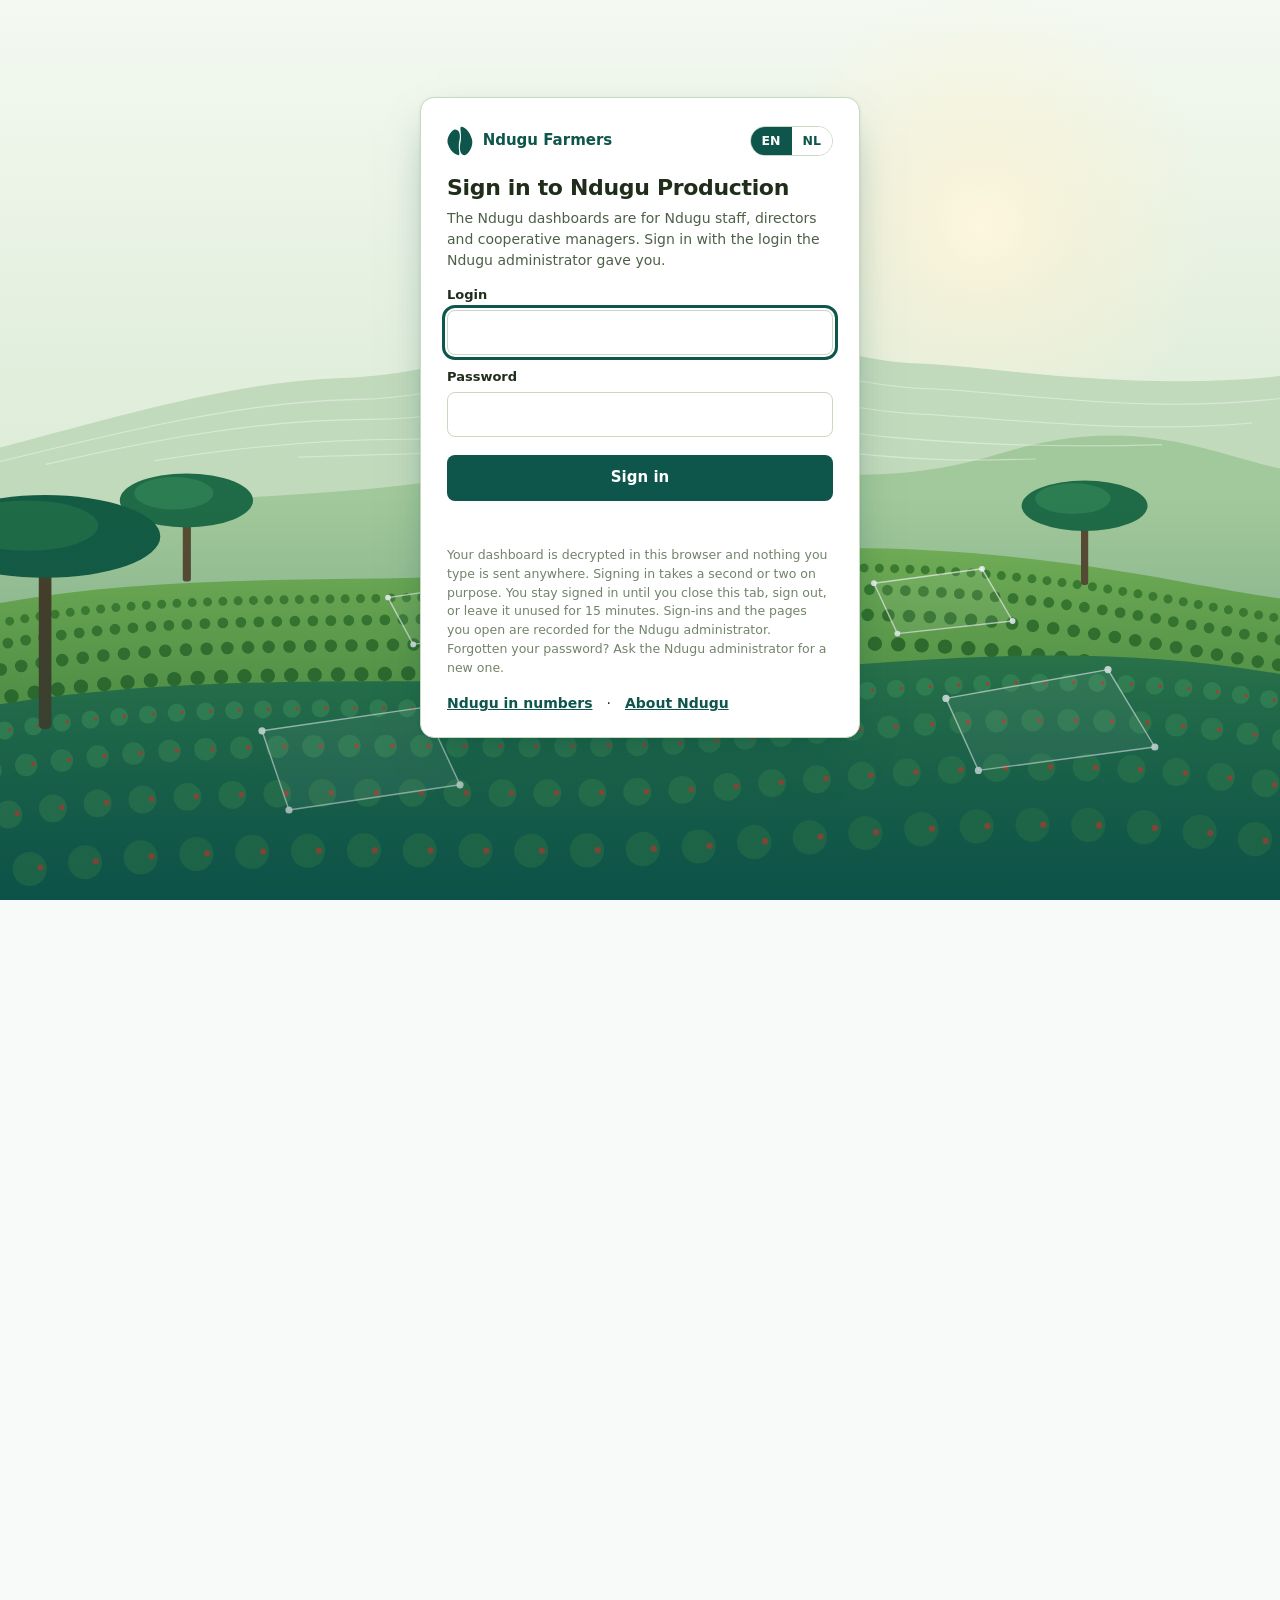
<file: production.html>
<!DOCTYPE html>
<html lang="en">
<head>
<meta charset="UTF-8">
<script src="secure-gate.js"></script>
<meta name="viewport" content="width=device-width, initial-scale=1.0">
<link rel="icon" href="favicon.svg" type="image/svg+xml">
<link rel="icon" href="favicon.ico" sizes="16x16 32x32" type="image/x-icon">
<link rel="apple-touch-icon" href="apple-touch-icon.png">
<link rel="manifest" href="site.webmanifest">
<meta name="theme-color" content="#0E564C">
<title>Ndugu Production | Ndugu Farmers Ltd</title>
<style>
  :root{
    --paper:#F7FBF5; --surface:#FFFFFF;
    --ink:#1F2D1A; --ink-soft:#4D5F47; --ink-faint:#72836B;
    --line:#DCE8D8; --line-strong:#C8D8C1;
    --roast:#0E564C; --roast-deep:#0B4C43; --honey:#6FA649;
    --nav-bg:#0B4C43; --nav-edge:#0E564C; --nav-title:#F7FBF5;
    --nav-btn:#0E564C; --nav-btn-hover:#126A5E;
    --nav-btn-current:#FFFFFF; --nav-btn-current-ink:#0E564C;
  }
  *{box-sizing:border-box;}
  body{
    margin:0; background:var(--paper); color:var(--ink);
    font-family:"Segoe UI","Segoe UI Web (West European)",-apple-system,BlinkMacSystemFont,"Helvetica Neue",Arial,sans-serif;
    font-size:15px; line-height:1.55; -webkit-font-smoothing:antialiased;
  }
  body::before{
    content:''; position:fixed; top:0; left:0; right:0; height:4px; z-index:60;
    background:linear-gradient(90deg,var(--roast-deep) 0%,var(--roast) 22%,#B23A1E 46%,var(--honey) 70%,#4E7C2E 100%);
  }
  .layout{display:flex; align-items:flex-start; min-height:100vh;}
  .layout-main{flex:1 1 auto; min-width:0; max-width:100%;}
  .sidenav{
    flex:0 0 172px; width:172px; align-self:stretch;
    position:sticky; top:4px; max-height:calc(100vh - 4px); overflow-y:auto;
    background:var(--nav-bg); border-right:1px solid var(--nav-edge);
    padding:16px 14px 28px; display:flex; flex-direction:column; gap:13px;
  }
  .sidenav-title{
    color:var(--nav-title); font-size:12px; font-weight:600;
    text-transform:uppercase; letter-spacing:0.12em; margin:0; padding:2px;
  }
  .navbtn{
    display:block; text-align:center; text-decoration:none;
    background:var(--nav-btn); color:#fff; font-size:13px; font-weight:500;
    line-height:1.3; padding:12px 6px; border:1px solid rgba(255,252,246,0.10);
    clip-path:polygon(9px 0, calc(100% - 9px) 0, 100% 9px, 100% calc(100% - 9px),
                      calc(100% - 9px) 100%, 9px 100%, 0 calc(100% - 9px), 0 9px);
    transition:background .15s ease;
  }
  .navbtn:hover{background:var(--nav-btn-hover);}
  .navbtn:focus-visible{outline:none; box-shadow:inset 0 0 0 2px #fff;}
  .navbtn[aria-current="page"]{
    background:var(--nav-btn-current); color:var(--nav-btn-current-ink);
    font-weight:600; border-color:transparent;
  }
  @media (prefers-reduced-motion:reduce){ .navbtn{transition:none;} }
  @media (max-width:900px){
    .layout{flex-direction:column;}
    .sidenav{
      position:static; width:auto; max-height:none; flex:0 0 auto; align-self:auto;
      flex-direction:row; align-items:center; gap:10px; overflow-x:auto;
      /* min-width:0 is what makes that overflow-x actually scroll: without it
         the rail sizes to all nine buttons and widens the page instead. */
      min-width:0; max-width:100%;
      padding:12px 16px; border-right:none; border-bottom:1px solid var(--nav-edge);
    }
    .sidenav-title{display:none;}
    .navbtn{flex:0 0 auto; padding:10px 16px; white-space:nowrap;}
  }

  header.topbar{
    position:sticky; top:4px; z-index:50;
    background:rgba(250,244,234,0.94); backdrop-filter:blur(10px);
    border-bottom:1px solid var(--line-strong);
  }
  .topbar-inner{
    max-width:1320px; margin:0 auto; padding:16px 32px;
    display:flex; align-items:center; gap:14px;
  }
  .brand-mark{height:28px; width:auto; flex:none;}
  .brand-text{
    border-left:1px solid var(--line-strong); padding-left:14px;
    font-size:12.5px; color:var(--ink-soft);
  }

  .stage{
    max-width:1320px; margin:0 auto; padding:0 32px;
    display:flex; align-items:center; justify-content:center;
    min-height:calc(100vh - 66px);
  }
  .card{
    max-width:520px; width:100%; text-align:center;
    background:var(--surface); border:1px solid var(--line-strong);
    border-radius:8px; padding:44px 40px 40px;
    box-shadow:0 1px 2px rgba(42,26,16,0.04), 0 10px 26px -20px rgba(42,26,16,0.55);
  }
  .rule{width:30px; height:3px; border-radius:2px; background:var(--roast); margin:0 auto 18px;}
  .eyebrow{
    font-family:"Segoe UI","Segoe UI Web (West European)",-apple-system,BlinkMacSystemFont,"Helvetica Neue",Arial,sans-serif; font-size:11px; font-weight:600;
    letter-spacing:0.13em; text-transform:uppercase; color:var(--ink-faint);
    margin:0 0 10px;
  }
  h1{font-size:27px; line-height:1.18; font-weight:700; letter-spacing:-0.015em; margin:0 0 12px;}
  .card p{margin:0 0 22px; color:var(--ink-soft); font-size:15px;}
  .back{
    display:inline-block; text-decoration:none;
    background:var(--roast); color:#FFFCF6;
    font-size:13.5px; font-weight:500; padding:11px 20px; border-radius:5px;
    transition:background .15s ease;
  }
  .back:hover{background:#8A5A34;}
  .back:focus-visible{outline:2px solid var(--roast); outline-offset:2px;}
  @media (prefers-reduced-motion:reduce){ .back{transition:none;} }
  @media (max-width:900px){ .stage{min-height:auto; padding:56px 18px 72px;} }
  .pillgroup{display:flex; margin-left:auto; background:#F4EADA; border-radius:999px; padding:3px; gap:2px;}
  .pill{
    border:none; background:transparent; padding:7px 14px; border-radius:999px;
    font-family:"Segoe UI","Segoe UI Web (West European)",-apple-system,BlinkMacSystemFont,"Helvetica Neue",Arial,sans-serif; font-size:13px; font-weight:500; color:var(--ink-soft);
    cursor:pointer; transition:background .15s ease, color .15s ease;
  }
  .pill.active{background:var(--roast); color:#fff;}
  .pill:not(.active):hover{color:var(--ink);}
  .pill:focus-visible{outline:2px solid var(--roast); outline-offset:2px;}
  @media (prefers-reduced-motion:reduce){ .pill{transition:none;} }
</style>
<link rel="stylesheet" href="kpi-tree.css">

<style id="ndugu-green-theme-overrides">
  :root{color-scheme:light;}
  .sidenav{background:var(--nav-bg)!important;border-color:var(--nav-edge)!important}
  .sidenav-title{color:var(--nav-title)!important}
  .navbtn{background:var(--nav-btn)!important;color:#fff!important;border-color:rgba(255,255,255,.12)!important}
  .navbtn:hover{background:var(--nav-btn-hover)!important}
  .navbtn[aria-current="page"]{background:var(--nav-btn-current)!important;color:var(--nav-btn-current-ink)!important;border-color:transparent!important}
  ::selection{background:#0E564C;color:#fff}
</style>
<script src="ndugu-preferences.js"></script>
<link rel="stylesheet" href="ndugu-brand.css">
</head>
<body>

<div class="layout">

<nav class="sidenav" aria-label="Dashboards">
  <p class="sidenav-title" data-i18n="navTitle">Navigation</p>
  <form class="sidenav-search" action="portal.html" method="get" role="search"><input type="search" name="q" autocomplete="off" placeholder="Search…" data-ph-en="Search…" data-ph-nl="Zoeken…" aria-label="Find a farmer, cooperative, district or village in My dashboard" data-aria-nl="Zoek een boer, coöperatie, district of dorp in Mijn dashboard"></form>
  <a class="navbtn" href="portal.html"      data-i18n="navPortal">My dashboard</a>
  <a class="navbtn" href="impact.html"      data-i18n="navImpact">Ndugu Impact</a>
  <a class="navbtn" href="domestic.html"    data-i18n="navDomestic">Domestic Trade</a>
  <a class="navbtn" href="export.html"      data-i18n="navExport">Ndugu Export</a>
  <a class="navbtn" href="finance.html"     data-i18n="navFinance">Ndugu Microfinance</a>
  <a class="navbtn" href="production.html"  aria-current="page" data-i18n="navProduction">Ndugu Production</a>
  <a class="navbtn" href="coffee.html"      data-i18n="navCoffee">Coffee Minds</a>
  <a class="navbtn" href="eudr.html"        data-i18n="navEudr">EUDR Compliance</a>
  <a class="navbtn" href="agritracker.html" data-i18n="navAgritracker">Internal resources</a>
</nav>

<div class="layout-main">

<header class="topbar">
  <div class="topbar-inner">
    <svg class="brand-mark" viewBox="0 0 1080 283.07" xmlns="http://www.w3.org/2000/svg" aria-label="Ndugu"><path fill="#0E564C" d="M240.49,8.16c23.92,0,77.27,38.63,98.88,117.28,18.77,68.29-39.55,149.46-67.6,149.46-58.41,0-45.53-94.28-43.23-104.85C251.07,79.45,214.74,8.16,240.49,8.16Z"/><path fill="#0E564C" d="M211,274.9c-23.92,0-77.27-35.1-98.88-106.55-18.77-62.06,39.55-135.81,67.6-135.81,58.41,0,45.53,85.66,43.23,95.27C200.41,210.13,236.74,274.9,211,274.9Z"/></svg>
    <div class="brand-text" data-i18n="pageName">Ndugu Production</div>
    <div class="pillgroup" id="langPills" role="group" aria-label="Language">
      <button class="pill active" data-lang="en" aria-pressed="true">EN</button>
      <button class="pill" data-lang="nl" aria-pressed="false">NL</button>
    </div>
  </div>
</header>

<main data-kpi-section="production" class="stage ndugu-kpi-shell">
<div class="ndg-tabs" role="tablist" aria-label="Dashboard views">
  <button type="button" class="ndg-tab" role="tab" id="ndg-tab-kpi" data-ndg-tab="kpi" aria-selected="true" aria-controls="ndg-kpi" tabindex="0">Performance dashboard</button>
  <button type="button" class="ndg-tab" role="tab" id="ndg-tab-legacy" data-ndg-tab="analytics" aria-selected="false" aria-controls="ndg-legacy" tabindex="-1">Programme details</button>
</div>
<section class="ndg-panel" id="ndg-kpi" role="tabpanel" aria-labelledby="ndg-tab-kpi"></section>
<div class="ndg-panel" id="ndg-legacy" role="tabpanel" aria-labelledby="ndg-tab-legacy" hidden><div id="ndg-legacy-error" class="ndg-msg" hidden></div>

  <div class="card">
    <div class="rule"></div>
    <p class="eyebrow" data-i18n="eyebrow">In development</p>
    <h1 data-i18n="heading">The Ndugu Production dashboard is still being built.</h1>
    <p data-i18n="body">This view is not ready yet. The sourcing and operations dashboard is live now, and the rest are being added in turn.</p>
    <a class="back" href="domestic.html" data-i18n="back">Go to the Domestic dashboard</a>
  </div>
</div><!-- /#ndg-legacy -->
</main>

<footer class="ndugu-definitions-footer">
  <div class="shell fgrid">
    <div>
      <h4 data-i18n="footerDefH">Definitions</h4>
      <p data-i18n="footerDefP">Inputs distributed: recorded bags, seedlings, trees or equipment supplied. Beneficiaries: farmers reached by a programme activity. Survival (6 or 12 months): planting material recorded alive at follow-up. Target: planned result; illustrative results are examples, not verified actuals.</p>
    </div>
  </div>
</footer>

</div><!-- /.layout-main -->
</div><!-- /.layout -->

<script>
(function(){
  var STR = {
 "en": {
  "navTitle": "Navigation",
  "navPortal": "My dashboard",
  "navImpact": "Ndugu Impact",
  "navDomestic": "Domestic Trade",
  "navExport": "Ndugu Export",
  "navEudr": "EUDR Compliance",
  "navFinance": "Ndugu Microfinance",
  "navProduction": "Ndugu Production",
  "navAgritracker": "Internal resources",
  "navCoffee": "Coffee Minds",
  "navAbout": "About us",
  "navEditor": "Boundary editor",
  "pageName": "Ndugu Production",
  "pageTitle": "Ndugu Production | Ndugu Farmers Ltd",
  "eyebrow": "In development",
  "heading": "The Ndugu Production dashboard is still being built.",
  "body": "This view is not ready yet. The sourcing and operations dashboard is live now, and the rest are being added in turn.",
  "back": "Go to the Domestic dashboard",
  "footerDefH": "Definitions",
  "footerDefP": "Inputs distributed: recorded bags, seedlings, trees or equipment supplied. Beneficiaries: farmers reached by a programme activity. Survival (6 or 12 months): planting material recorded alive at follow-up. Target: planned result; illustrative results are examples, not verified actuals."
 },
 "nl": {
  "navTitle": "Navigatie",
  "navPortal": "Mijn dashboard",
  "navImpact": "Ndugu Impact",
  "navDomestic": "Binnenlandse handel",
  "navExport": "Ndugu Export",
  "navEudr": "EUDR-naleving",
  "navFinance": "Ndugu Microfinanciering",
  "navProduction": "Ndugu Productie",
  "navAgritracker": "Interne bronnen",
  "navCoffee": "Coffee Minds",
  "navAbout": "Over ons",
  "navEditor": "Grenzen bewerken",
  "pageName": "Ndugu Productie",
  "pageTitle": "Ndugu Productie | Ndugu Farmers Ltd",
  "eyebrow": "In ontwikkeling",
  "heading": "Het Ndugu Productie-dashboard wordt nog gebouwd.",
  "body": "Dit overzicht is nog niet klaar. Het dashboard voor inkoop en operaties is nu live; de overige volgen een voor een.",
  "back": "Ga naar het dashboard Binnenlandse handel",
  "footerDefH": "Definities",
  "footerDefP": "Uitgedeelde middelen: geregistreerde zakken, zaailingen, bomen of uitrusting. Begunstigden: boeren bereikt via een programma-activiteit. Overleving (na 6 of 12 maanden): plantmateriaal dat bij controle nog leeft. Doel: gepland resultaat; illustratieve resultaten zijn voorbeelden, geen geverifieerde realisaties."
 }
};
  function apply(l){
    document.documentElement.lang = l;
    document.querySelectorAll('[data-i18n]').forEach(function(el){
      var v = STR[l][el.getAttribute('data-i18n')]; if (v !== undefined) el.textContent = v;
    });
    document.title = STR[l].pageTitle;
    document.querySelectorAll('#langPills .pill').forEach(function(b){
      var on = b.getAttribute('data-lang') === l; b.classList.toggle('active', on); b.setAttribute('aria-pressed', on ? 'true' : 'false');
    });
  }
  document.getElementById('langPills').addEventListener('click', function(e){
    var b = e.target.closest('.pill'); if (b) apply(b.getAttribute('data-lang'));
  });
  if (new URLSearchParams(location.search).get('lang') === 'nl') apply('nl');
})();
</script>

<script src="kpi-tree-data.js"></script>
<script src="kpi-illustrative-data.js"></script>
<script src="ndugu-kpi-translations.js"></script>
<script src="kpi-tree.js"></script>
<!-- ndugu:analytics -->
<!-- Visit counting. No cookie, no localStorage, no fingerprinting;
     figures are private to the Ndugu Cloudflare account. Managed by
     scripts/sync_analytics.py: edits here are overwritten. -->
<!-- Cloudflare Web Analytics --><script type='module' src='https://static.cloudflareinsights.com/beacon.min.js' data-cf-beacon='{"token": "667a8f6b0e6244bab958af8756cef50b"}'></script><!-- End Cloudflare Web Analytics -->
<!-- /ndugu:analytics -->
</body>
</html>
</file>
<file: ndugu-brand.css>
/* Unified Ndugu identity: primary #0E564C, white surfaces and complementary chart accents. */
:root{
  /* Main brand: supplied #0E564C.  Darker teal anchors the sidebar. */
  --ndugu-green:#0E564C;--ndugu-green-dark:#083B34;--ndugu-green-mid:#16766A;
  --ndugu-white:#FFFFFF;--ndugu-tint:#F1F9F7;
  --paper:#F7FAF9;--surface:#FFFFFF;--surface-sunk:#EEF6F4;
  --ink:#1B322E;--ink-soft:#49645D;--ink-faint:#6C817B;
  --line:#DCE9E5;--line-strong:#C6DCD5;
  --roast:#0E564C;--roast-deep:#083B34;--roast-light:#368779;--roast-wash:#E6F3EF;
  --leaf:#0E564C;--leaf-light:#529D90;--leaf-wash:#E7F4F0;
  --cherry:#387C70;--cherry-wash:#EDF6F3;
  --honey:#648D63;--honey-wash:#EDF5EC;
  --teal:#21796F;--olive:#88A989;--clay:#526E61;
  --nav-bg:#083B34;--nav-edge:#0E564C;--nav-title:#F0FAF7;
  --nav-btn:#0E564C;--nav-btn-hover:#16766A;
  --nav-btn-current:#FFFFFF;--nav-btn-current-ink:#0E564C;
  --tile-leaf:linear-gradient(135deg,#167467,#0A4A41);
  --tile-honey:linear-gradient(135deg,#3C8B7D,#11675C);
  --tile-roast:linear-gradient(135deg,#26796C,#0A5148);
  --tile-cherry:linear-gradient(135deg,#34877B,#0C5B51);
  --tile-teal:linear-gradient(135deg,#278578,#0A544B);
  --tile-olive:linear-gradient(135deg,#429386,#155F55);
}
body{background:var(--paper)}
.sidenav{background:var(--nav-bg)!important;border-color:var(--nav-edge)!important}
.sidenav-title{color:var(--nav-title)!important}
.navbtn{background:var(--nav-btn)!important;color:#FFFFFF!important;border-color:rgba(255,255,255,.13)!important}
.navbtn:hover,.navbtn:focus-visible{background:var(--nav-btn-hover)!important;color:#FFFFFF!important}
.navbtn[aria-current="page"]{background:#FFFFFF!important;color:#0E564C!important;border-color:#FFFFFF!important}
.navbtn[aria-current="page"]:hover{background:#F0F8EB!important;color:#0E564C!important}
.pill.active,.btn-primary,.back{background:var(--ndugu-green)!important;color:#FFF!important}
.pill:not(.active):hover{background:#ECF7F4}
::selection{background:var(--ndugu-green);color:#FFF}
.ndugu-kpi-shell .ndg-tab[aria-selected="true"]{border-bottom-color:var(--ndugu-green)!important;color:var(--ndugu-green)!important;background:#EFF8F5!important}
.ndugu-kpi-shell .ndg-tab:hover{color:var(--ndugu-green)!important}
.ndx-app{--ndx-accent:#0E564C;--ndx-accent-soft:#E6F3EF;--ndx-ink:#203A35;--ndx-border:#DCE9E5;--ndx-bg:#F7FBF9}
.ndx-app.ndx-domestic,.ndx-app.ndx-export,.ndx-app.ndx-production{--ndx-accent:#0E564C;--ndx-accent-soft:#E6F3EF}
.ndx-summary-card{border-top-color:var(--ndx-accent)}
.ndx-summary-card.ndx-card-1{border-top-color:#367A21}
.ndx-summary-card.ndx-card-2{border-top-color:#4B9433}
.ndx-summary-card.ndx-card-3{border-top-color:#68A850}
.ndx-summary-card:hover{border-color:#ADCDA4}
.ndx-mini-progress-track i{background:linear-gradient(90deg,#5A9945,#0E564C)}
.ndx-heatcell.lv1,.ndx-heat-key .lv1{background:#EFF8EA}
.ndx-heatcell.lv2,.ndx-heat-key .lv2{background:#CFE6C5}
.ndx-heatcell.lv3,.ndx-heat-key .lv3{background:#95C983}
.ndx-heatcell.lv4,.ndx-heat-key .lv4{background:#62A94A}
.ndx-heatcell.lv5,.ndx-heat-key .lv5{background:#0E564C}
.ndx-heading h1,.ndx-section-heading h2,.ndx-surface-head h2{color:#183D37}
.ndx-app :is(button,input,select):focus-visible{outline:2px solid var(--ndugu-green);outline-offset:2px}
.ndx-global-filters{display:flex;gap:13px 14px;align-items:flex-end;flex-wrap:wrap;padding:15px 17px;margin:0 0 21px;background:#FFF;border:1px solid #DDE9D9;border-radius:14px;box-shadow:0 4px 18px #214B1807}
.ndx-global-filters label{display:grid;gap:6px;min-width:136px;flex:1 1 135px;color:#44643B;font-size:11px;font-weight:740}
.ndx-global-filters label select,.ndx-global-filters label input{width:100%;height:38px;padding:0 12px;border:1px solid #C5D9BC;border-radius:8px;background:#F9FCF8;color:#1C3E15;font:inherit;font-size:12px;font-weight:680;cursor:pointer}
.ndx-global-filters label:last-of-type{flex:0 1 154px}
.ndx-filter-hint{width:100%;margin:2px 0 0;color:#687F60;font-size:10.5px;line-height:1.55}
.ndx-mode-note{background:#F0F8F5;border-color:#D8E7D0;color:#35695F}
.ndx-open-row{color:#0E564C;background:#E6F3EF}
.ndx-drawer-cover{background:#10271085}
.ndx-detail-highlights>div{background:#F5FAF2}
@media(max-width:650px){.ndx-global-filters{padding:12px;gap:10px}.ndx-global-filters label{flex-basis:calc(50% - 12px)}.ndx-global-filters label:last-of-type{flex-basis:calc(50% - 12px)}}

/* Visualization palette — restrained accents on the evergreen and white identity.
   Green: primary; teal: comparison; gold: plan; blue and clay: categories.
   Use sequential greens for heatmaps and keep risk/status semantics separate. */
:root {
  --viz-green: #0E564C;
  --viz-teal: #287C78;
  --viz-blue: #517A9D;
  --viz-gold: #BE8A35;
  --viz-clay: #B66A55;
  --viz-sage: #87A86F;
  --viz-grid: #E3EAE1;
}
.ndx-app .ndx-comp-legend{color:var(--viz-teal)}
.ndx-app .ndx-comp-legend:before{border-top-color:var(--viz-teal)}
.ndx-app .ndx-target-legend{color:#956821}
.ndx-app .ndx-target-legend:before{border-top-color:var(--viz-gold)}
.ndx-app .ndx-bullet-track em{border-right-color:var(--viz-gold)}
.ndx-app .ndx-heatcell.lv4,.ndx-app .ndx-heat-key .lv4{color:#173711}
.ndx-app .ndx-heatcell.lv5,.ndx-app .ndx-heat-key .lv5{color:#fff}

/* Continuous brand strip at the bottom of every page.
   In flow, not fixed, so no dashboard controls or footers are covered. */
body::after{
  content:"";
  display:block;
  width:100%;
  height:12px;
  min-height:12px;
  flex:0 0 12px;
  clear:both;
  background:#0E564C;
}

/* Coordinate existing page footers with the shared theme. */
footer{background:var(--ndugu-green-dark)!important;color:#D5EAE5!important;border-top-color:var(--ndugu-green)!important}
footer h4{color:#F4FBF9!important}
/* Boundary editor has a password overlay: keep the strip visible there too. */
.edgate::after{content:"";position:absolute;bottom:0;left:0;right:0;height:12px;background:#0E564C;pointer-events:none}

/* The Production and Internal Resources Definitions blocks use the same compact footer as other dashboards. */
.ndugu-definitions-footer{margin-top:22px;padding:24px 0 30px;font-size:12.5px;line-height:1.7;background:var(--ndugu-green-dark);color:#D5EAE5;border-top:4px solid var(--ndugu-green)}
.ndugu-definitions-footer .shell{max-width:1320px;width:100%;margin:0 auto;padding:0 32px}
.ndugu-definitions-footer .fgrid{display:grid;grid-template-columns:minmax(0,1fr);gap:24px}
.ndugu-definitions-footer h4{font-size:12.5px;color:#F4FBF9;font-weight:600;margin:0 0 8px;letter-spacing:.02em}
.ndugu-definitions-footer p{margin:0;max-width:1000px;color:#D5EAE5}
@media(max-width:900px){.ndugu-definitions-footer .shell{padding:0 18px}}
/* The menu's search box (scripts/nav.py): opens My dashboard on what was typed. */
.sidenav-search{margin:0 0 2px}
.sidenav-search input{width:100%;box-sizing:border-box;font:inherit;font-size:12.5px;padding:8px 10px;border-radius:8px;
  border:1px solid rgba(255,255,255,.22);background:rgba(255,255,255,.08);color:#fff}
.sidenav-search input::placeholder{color:rgba(240,250,247,.7)}
.sidenav-search input:focus-visible{outline:2px solid #fff;outline-offset:1px;background:rgba(255,255,255,.14)}
@media (max-width:900px){.sidenav-search{flex:0 0 190px;margin:0}}
@media print{.sidenav,.sidenav-search{display:none!important}}
/* Short pages (a library tab with three cards): the dashboard column fills the
   window and the footer sits at its foot, rather than ending halfway down
   with an empty band below it. */
.layout-main{display:flex;flex-direction:column;min-height:100vh}
.layout-main>footer{margin-top:auto}
/* ...and every block in that column keeps the full width (a flex column would
   otherwise shrink a centred block, such as main.shell, to its content). */
.layout-main>*{width:100%;box-sizing:border-box;flex-shrink:0}
</file>
<file: internal-resources.css>
/* Ndugu Internal Resources · cohesive evergreen + roast / teal accents. */
.resources-route header.topbar{background:rgba(255,255,255,.94);border-bottom-color:#DCE8D8}
.resources-route .page{max-width:1260px;margin:0 auto;padding:30px 30px 70px}
.resources-route .resources-hero{position:relative;isolation:isolate;overflow:hidden;min-height:252px;border-radius:18px;display:grid;grid-template-columns:minmax(0,1.25fr) minmax(245px,.75fr);gap:20px;align-items:center;padding:36px 44px;background:linear-gradient(113deg,#083B34 0%,#0E564C 55%,#18766A 100%);color:#fff;box-shadow:0 14px 28px #1F3D1C14}
.resources-route .resources-hero:before{content:"";position:absolute;width:380px;height:380px;right:-130px;top:-165px;border:1px solid #FFFFFF24;border-radius:50%;box-shadow:0 0 0 47px #FFFFFF06,0 0 0 96px #FFFFFF05;z-index:-1}
.resources-route .resources-hero:after{content:"";position:absolute;inset:0;background:radial-gradient(circle at 88% 96%,#48A89C35,transparent 36%);z-index:-1;pointer-events:none}
.resources-route .resources-hero-copy{max-width:650px}
.resources-route .resources-eyebrow{display:inline-flex;align-items:center;gap:10px;color:#D3E9CC;font-size:11px;text-transform:uppercase;letter-spacing:.11em;font-weight:700;margin:0 0 14px}
.resources-route .resources-eyebrow:before{content:"";width:19px;height:2px;background:#D7BD82;display:inline-block;border-radius:3px}
.resources-route .resources-hero h1{font-size:clamp(28px,3vw,39px);line-height:1.12;letter-spacing:-.026em;margin:0 0 13px;color:#fff;font-weight:730}
.resources-route .resources-hero p{font-size:14.5px;line-height:1.6;color:#E0ECE0;margin:0;max-width:560px}
.resources-route .resources-hero-chips{display:flex;gap:9px;flex-wrap:wrap;margin:25px 0 0}
.resources-route .resources-hero-chips span{font-size:11px;font-weight:680;display:inline-flex;align-items:center;gap:7px;background:#FFFFFF14;color:#F5FAF3;border:1px solid #FFFFFF2C;border-radius:100px;padding:7px 12px}
.resources-route .resources-hero-chips span:before{content:"";width:5px;height:5px;border-radius:50%;background:#D8BD83}
.resources-route .resources-hero-art{position:relative;justify-self:end;width:min(300px,100%);height:196px;display:grid;place-items:center}
.resources-route .resource-art-board{position:relative;width:240px;height:172px;background:linear-gradient(155deg,#FFFFFF 0%,#EFF7EB 100%);border:1px solid #FFFFFF;border-radius:16px;box-shadow:0 14px 30px #071A122B;transform:rotate(-4deg);padding:14px}
.resources-route .resource-art-top{height:10px;display:flex;gap:5px;align-items:center;border-bottom:1px solid #E5EEE1;padding-bottom:12px;margin-bottom:17px}
.resources-route .resource-art-top i{width:7px;height:7px;background:#C1D1BB;border-radius:50%}
.resources-route .resource-art-top i:first-child{background:#D4AF75}
.resources-route .resource-art-icons{display:grid;grid-template-columns:repeat(3,1fr);gap:10px}
.resources-route .resource-art-icons span{height:66px;border-radius:11px;display:grid;place-items:center;background:#F1F7EE;color:#0E564C;border:1px solid #DDEADB}
.resources-route .resource-art-icons span:nth-child(2){background:#EAF5F1;color:#12685E;border-color:#D4E8E0}
.resources-route .resource-art-icons span:nth-child(3){background:#FCF5E8;color:#9A6A2E;border-color:#F3E7D0}
.resources-route .resource-art-icons svg{width:27px;height:27px;stroke:currentColor;stroke-width:1.8;fill:none;stroke-linecap:round;stroke-linejoin:round}
.resources-route .resource-art-line{display:block;height:5px;border-radius:5px;background:#DCE8D8;margin-top:16px;width:57%}
.resources-route .resource-art-line.short{width:38%;margin-top:7px;background:#E8EEE5}
.resources-route .resource-art-badge{position:absolute;right:-15px;bottom:3px;width:52px;height:52px;border-radius:14px;background:#E9F5E4;box-shadow:0 8px 23px #081B1233;display:grid;place-items:center;color:#0E564C;transform:rotate(6deg)}
.resources-route .resource-art-badge svg{width:25px;height:25px;stroke:currentColor;fill:none;stroke-width:1.8;stroke-linecap:round;stroke-linejoin:round}
.resources-route .resources-controls{display:flex;align-items:center;gap:14px;justify-content:space-between;flex-wrap:wrap;padding:20px 0 15px;border-bottom:1px solid #DCE8D8;margin-bottom:22px}
.resources-route .resource-search{display:flex;align-items:center;gap:10px;flex:1 1 280px;min-width:180px;max-width:405px;padding:0 14px;height:42px;border:1px solid #C9DBC3;background:#fff;border-radius:10px;color:#5E7857;transition:border-color .15s,box-shadow .15s}
.resources-route .resource-search:focus-within{border-color:#0E564C;box-shadow:0 0 0 3px #0E564C16}
.resources-route .resource-search svg{width:18px;height:18px;stroke:currentColor;fill:none;stroke-width:2;flex:none}
.resources-route .resource-search input{width:100%;border:0;outline:none;background:none;color:#243C23;font:inherit;font-size:13px;min-width:0}
.resources-route .resource-search input::placeholder{color:#89978A}
.resources-route .resources-filters{display:flex;gap:5px;align-items:center;flex-wrap:wrap}
.resources-route .resources-filters button{border:1px solid transparent;border-radius:100px;padding:9px 13px;font:inherit;font-size:12px;font-weight:650;color:#476445;background:transparent;cursor:pointer;transition:background .15s,color .15s,border-color .15s}
.resources-route .resources-filters button:hover{background:#EAF4E7;color:#0E564C}
.resources-route .resources-filters button[aria-pressed=true]{background:#0E564C;color:#fff;border-color:#0E564C}
.resources-route .resources-filters button:focus-visible{outline:2px solid #0E564C;outline-offset:2px}
.resources-route .resource-group{margin:18px 0 30px}
.resources-route .resource-group-heading{display:flex;align-items:center;gap:12px;margin-bottom:15px}
.resources-route .rgroup-symbol{width:38px;height:38px;border-radius:10px;display:grid;place-items:center;flex:none;background:#E8F2E3;color:#0E564C}
.resources-route .resource-group-farmers .rgroup-symbol{background:#E3F3F1;color:#23766B}
.resources-route .resource-group-finance .rgroup-symbol{background:#F9F0DE;color:#986B30}
.resources-route .resource-group-about .rgroup-symbol{background:#EAF0F8;color:#517A9D}
.resources-route .rgroup-symbol svg,.resources-route .rcard-icon svg{width:20px;height:20px;stroke:currentColor;stroke-width:1.85;fill:none;stroke-linecap:round;stroke-linejoin:round}
.resources-route .rgroup{border:0;letter-spacing:0;text-transform:none;font-size:16px;color:#233F28;font-weight:730;padding:0;margin:0}
.resources-route .rgroup-desc{font-size:12.5px;color:#6B7E69;margin:2px 0 0}
.resources-route .rgrid{display:grid;grid-template-columns:repeat(3,minmax(0,1fr));gap:13px}
.resources-route .rcard{position:relative;min-height:182px;display:flex;flex-direction:column;gap:0;background:#FFFFFF;border:1px solid #DEE9D9;border-radius:12px;padding:17px 18px;box-shadow:0 5px 18px #163A1608;transition:transform .15s,box-shadow .15s,border-color .15s}
.resources-route .rcard:hover{transform:translateY(-2px);border-color:#B6CFAB;box-shadow:0 12px 23px #163A1614}
.resources-route .rcard.is-off{background:#FFFFFF;box-shadow:0 5px 18px #163A1608}
.resources-route .rcard:before{content:"";position:absolute;top:0;left:17px;right:17px;height:3px;border-radius:0 0 6px 6px;background:#0E564C}
.resources-route .rcard-farmers:before{background:#287C78}
.resources-route .rcard-finance:before{background:#BE8A35}
.resources-route .rcard-about:before{background:#517A9D}
.resources-route .rcard-top{display:flex;align-items:center;justify-content:space-between;gap:8px;margin:5px 0 14px}
.resources-route .rcard-icon{width:40px;height:40px;border-radius:11px;display:grid;place-items:center;background:#EAF5E5;color:#0E564C}
.resources-route .rcard-farmers .rcard-icon{background:#E5F3F1;color:#287C78}
.resources-route .rcard-finance .rcard-icon{background:#FCF2E2;color:#976B2C}
.resources-route .rcard-about .rcard-icon{background:#E9F0F8;color:#517A9D}
.resources-route .rcard-tag{font-size:10px;letter-spacing:.025em;color:#7F9280;font-weight:670}
.resources-route .rcard h3{font-size:15px;font-weight:700;letter-spacing:-.009em;line-height:1.28;color:#234027;margin:0 0 7px}
.resources-route .rcard p{margin:0 0 15px;line-height:1.45;color:#667A65;font-size:12.5px;flex:1}
.resources-route .rcard-foot{display:flex;align-items:center;justify-content:space-between;gap:9px;margin-top:auto}
.resources-route .rbtn{display:inline-flex;align-items:center;gap:8px;text-decoration:none;background:#0E564C;color:#fff;font-size:12px;font-weight:690;min-height:33px;padding:8px 13px;border-radius:7px;border:0;transition:background .15s}
.resources-route a.rbtn:hover{background:#0E564C}
.resources-route a.rbtn:focus-visible{outline:2px solid #0E564C;outline-offset:2px}
.resources-route .rbtn svg{width:13px;height:13px;fill:none;stroke:currentColor;stroke-width:2}
.resources-route .rbtn.off{background:#EDF3E9;color:#667A65;cursor:default;font-size:11.5px}
.resources-route .resource-empty{background:#fff;border:1px dashed #C6D8C0;border-radius:12px;padding:45px 20px;text-align:center;font-size:13.5px;color:#5D7954}
@media (max-width:1100px){.resources-route .rgrid{grid-template-columns:repeat(2,minmax(0,1fr))}.resources-route .resources-hero{padding:30px 32px}}
@media (max-width:760px){.resources-route .resources-hero{grid-template-columns:1fr;padding:30px 25px;min-height:auto}.resources-route .resources-hero-art{display:none}.resources-route .resources-hero h1{font-size:29px}.resources-route .resources-controls{gap:9px}.resources-route .resource-search{max-width:none;flex:1 1 100%}.resources-route .page{padding:18px 15px 50px}}
@media (max-width:540px){.resources-route .rgrid{grid-template-columns:1fr}.resources-route .rcard{min-height:155px}.resources-route .resources-filters{width:100%;flex-wrap:nowrap;overflow-x:auto;padding-bottom:2px}.resources-route .resources-filters button{white-space:nowrap;padding:9px 11px;font-size:11px}.resources-route .resources-hero-chips{gap:6px}.resources-route .resources-hero-chips span{padding:6px 9px;font-size:10px}}
@media (prefers-reduced-motion:reduce){.resources-route .rcard,.resources-route .rbtn,.resources-route .resources-filters button{transition:none}}

/* One row for search, alphabetical categories, and resource management. */
.resources-route .resources-controls{display:block;padding:16px 0 13px;margin-bottom:18px}
.resources-route .resources-filters{gap:6px}
@media(max-width:760px){.resources-route .resources-primary-row .resource-search{max-width:195px}}
/* Keep the language switcher within the viewport on narrow phones. */
@media(max-width:360px){
  .resources-route .topbar-inner{padding:13px 15px;gap:8px}
  .resources-route .brand-text{padding-left:8px;font-size:11.5px;min-width:0}
  .resources-route .pill{padding:6px 10px}
}
</file>
<file: resource-manager.css>
/* Scoped Ndugu resource manager, consistent with #0E564C identity. */
.resources-route .resources-controls{position:relative}
.resources-route .resources-manage-actions{display:flex;flex:0 0 auto;justify-content:flex-end;margin:0}
.resources-route .resources-manage-trigger{display:inline-flex;align-items:center;gap:8px;background:#0E564C;color:#fff;border:1px solid #0E564C;border-radius:9px;padding:10px 15px;font:inherit;font-size:12.5px;font-weight:700;cursor:pointer}
.resources-route .resources-manage-trigger:hover{background:#083B34}
.resources-route .resources-manage-trigger:focus-visible,.resources-route .resource-manager button:focus-visible{outline:2px solid #0E564C;outline-offset:3px}
.resources-route .resources-manage-trigger svg{height:17px;width:17px;stroke:currentColor;stroke-width:2;fill:none}
.resources-route .resource-manager[hidden],.resources-route #resourceEditor[hidden]{display:none!important}
.resources-route .resource-manager{background:#fff;border:1px solid #C7DBD5;border-radius:17px;padding:22px 24px;margin:0 0 24px;box-shadow:0 11px 28px #0E564C13}
.resources-route .resource-manager-heading{display:flex;justify-content:space-between;align-items:flex-start;gap:15px;flex-wrap:wrap}
.resources-route .resource-manager-eyebrow{color:#0E564C;font-size:10.5px;text-transform:uppercase;font-weight:800;letter-spacing:.13em}
.resources-route .resource-manager h2{font-size:22px;color:#173E37;line-height:1.2;margin:5px 0 8px;outline:none}
.resources-route .resource-manager-intro{font-size:12.5px;color:#61746D;max-width:770px;margin:0 0 14px;line-height:1.6}
.resources-route .resource-manager-count{border-radius:100px;background:#EEF7F3;color:#0E564C;border:1px solid #D7E9E3;padding:7px 12px;font-size:11px;font-weight:700}
.resources-route .resource-manager-toolbar{display:flex;gap:8px;flex-wrap:wrap;border-top:1px solid #E6F0EB;border-bottom:1px solid #E6F0EB;padding:15px 0;margin:7px 0 13px;align-items:center}
.resources-route .resource-manager-toolbar button,.resources-route .resource-manager-import{display:inline-flex;align-items:center;justify-content:center;gap:7px;border:1px solid #C9DDD4;border-radius:8px;padding:9px 11px;color:#1B5447;background:#F7FBF9;font:inherit;font-size:11.5px;font-weight:700;cursor:pointer;min-height:36px}
.resources-route .resource-manager-toolbar button:hover,.resources-route .resource-manager-import:hover{background:#E6F3EF}
.resources-route .resource-manager-toolbar .manager-action-primary{background:#0E564C;color:#fff;border-color:#0E564C}
.resources-route .resource-manager-toolbar .manager-action-primary:hover{background:#083B34}
.resources-route .resource-manager-import input{position:absolute;width:1px;height:1px;overflow:hidden;clip-path:inset(50%)}
.resources-route .resource-manager-note{display:block;color:#5F756E;background:#F1F8F5;border-radius:9px;padding:11px 13px;font-size:11.5px;line-height:1.55;margin:4px 0 14px}
.resources-route .resource-manager-status{min-height:18px;color:#16614C;font-size:12px;font-weight:650;margin:9px 0}
.resources-route .resource-manager-status.is-error{color:#A34E39}
.resources-route .resource-manager-grid{display:grid;grid-template-columns:minmax(0,1fr) minmax(0,.95fr);gap:22px;align-items:start}
.resources-route .resource-manager-list-panel{min-width:0}
.resources-route .resource-manager-list-head{display:flex;justify-content:space-between;align-items:center;gap:9px;margin-bottom:10px}
.resources-route .resource-manager-list-head h3{font-size:14px;margin:0;color:#174B41}
.resources-route .resource-manager-search{width:100%;border:1px solid #C9DDD4;background:#fff;border-radius:9px;padding:10px 12px;font:inherit;font-size:12px;color:#204A40;margin-bottom:9px}
.resources-route .resource-manager-list{display:grid;gap:7px;max-height:470px;overflow-y:auto;padding:2px 3px 3px 0}
.resources-route .resource-manage-row{display:flex;gap:9px;align-items:center;justify-content:space-between;padding:11px 10px;border:1px solid #E0EBE6;border-radius:10px;background:#FBFDFC;min-width:0}
.resources-route .resource-manage-row-main{min-width:0;flex:1}
.resources-route .resource-manage-row-main strong{display:block;font-size:12px;font-weight:750;color:#23483D;overflow-wrap:anywhere}
.resources-route .resource-manage-row-main small{display:block;font-size:10px;color:#7A8D82;margin-top:2px;overflow-wrap:anywhere}
.resources-route .resource-manage-link{font-size:10px;border-radius:100px;padding:4px 7px;background:#F5F2E7;color:#92733B;white-space:nowrap}
.resources-route .resource-manage-link.is-linked{background:#E5F4E9;color:#1A6B49}
.resources-route .resource-manage-row-actions{display:flex;gap:3px;flex-wrap:wrap}
.resources-route .resource-manage-row-actions button{background:#EAF5F1;border:0;border-radius:6px;color:#0E564C;padding:7px 8px;font-size:10.5px;font-weight:700;cursor:pointer}
.resources-route .resource-manage-row-actions button:hover{background:#D7EBE3}
.resources-route .resource-manage-row-actions button.resource-manage-delete{color:#995038;background:#FBF1ED}
.resources-route .resource-manager-empty{color:#688077;text-align:center;padding:15px;font-size:12.5px}
.resources-route .resource-editor{background:#F7FBF9;border:1px solid #D9E9E2;border-radius:12px;padding:16px}
.resources-route .resource-editor h3{margin:0 0 14px;font-size:17px;color:#1B4D42}
.resources-route .resource-editor-grid{display:grid;grid-template-columns:1fr 1fr;gap:12px}
.resources-route .resource-editor label{display:grid;gap:5px;font-size:11.5px;font-weight:680;color:#48665B;min-width:0}
.resources-route .resource-editor label.wide{grid-column:1/-1}
.resources-route .resource-editor :is(input,select,textarea){font:inherit;font-size:12px;color:#263E35;background:#fff;border:1px solid #C8DDD4;border-radius:8px;min-height:37px;width:100%;padding:9px 10px;min-width:0}
.resources-route .resource-editor textarea{resize:vertical;min-height:65px}
.resources-route .resource-editor small{font-size:10.5px;color:#71877C;font-weight:450}
.resources-route .resource-editor-actions{display:flex;justify-content:flex-end;flex-wrap:wrap;gap:9px;margin-top:16px}
.resources-route .resource-editor-actions button{background:#fff;border:1px solid #BFD7CD;color:#0E564C;border-radius:8px;padding:9px 13px;font:inherit;font-size:12px;font-weight:700;cursor:pointer}
.resources-route .resource-editor-actions button[type=submit]{background:#0E564C;color:#fff;border-color:#0E564C}
.resources-route .resource-editor-actions button[type=submit]:hover{background:#083B34}
@media(max-width:1030px){.resources-route .resource-manager-grid{grid-template-columns:1fr}.resources-route .resource-manager-list{max-height:335px}}
@media(max-width:600px){.resources-route .resource-manager{padding:16px 13px}.resources-route .resource-editor-grid{grid-template-columns:1fr}.resources-route .resource-editor label.wide{grid-column:auto}.resources-route .resource-manage-row{flex-wrap:wrap}.resources-route .resource-manage-row-actions{width:100%;justify-content:flex-end}.resources-route .resource-manager-toolbar>*{flex-grow:1}}

/* Align management action with the main resource search on desktop and mobile. */
.resources-route .resources-primary-row{width:100%;display:flex;gap:12px;align-items:center;min-width:0}
.resources-route .resources-primary-row .resource-search{flex:1 1 auto;max-width:none;min-width:0}
.resources-route .resources-primary-row .resources-manage-trigger{min-height:42px;white-space:nowrap}
@media(max-width:540px){
  .resources-route .resources-primary-row{gap:8px}
  .resources-route .resources-primary-row .resource-search{flex:1 1 auto;min-width:0}
  .resources-route .resources-primary-row .resources-manage-trigger{padding:9px 10px;font-size:11px;gap:6px}
  .resources-route .resources-primary-row .resources-manage-trigger svg{width:15px;height:15px}
}

/* Shared single-line toolbar: search | alphabetical categories | resource management. */
.resources-route .resources-primary-row{width:100%;display:flex;align-items:center;gap:10px;flex-wrap:nowrap;min-width:0}
.resources-route .resources-primary-row .resource-search{flex:0 1 250px;min-width:120px;max-width:250px}
.resources-route .resources-primary-row .resources-filters{display:flex;flex:1 1 auto;min-width:0;width:auto;gap:4px;align-items:center;flex-wrap:nowrap;overflow-x:auto;overscroll-behavior-inline:contain;scrollbar-width:thin;padding:3px 0 5px}
.resources-route .resources-primary-row .resources-filters button{flex:0 0 auto;white-space:nowrap}
.resources-route .resources-primary-row .resources-manage-actions{flex:0 0 auto}
.resources-route .resources-primary-row .resources-manage-trigger{height:42px;white-space:nowrap}
@media(max-width:930px){
 .resources-route .resources-primary-row{gap:8px}
 .resources-route .resources-primary-row .resource-search{flex:0 1 195px;min-width:110px}
 .resources-route .resources-primary-row .resources-filters button{padding:9px 10px}
}
@media(max-width:560px){
 .resources-route .resources-primary-row{gap:6px}
 .resources-route .resources-primary-row .resource-search{flex:0 1 115px;min-width:92px;padding:0 8px;gap:5px}
 .resources-route .resources-primary-row .resource-search svg{width:15px;height:15px}
 .resources-route .resources-primary-row .resource-search input{font-size:11px}
 .resources-route .resources-primary-row .resources-filters{padding-bottom:3px}
 .resources-route .resources-primary-row .resources-manage-trigger{min-width:36px;width:36px;height:40px;min-height:40px;padding:8px;justify-content:center}
 .resources-route .resources-primary-row .resources-manage-trigger .manage-label{position:absolute;width:1px;height:1px;overflow:hidden;clip-path:inset(50%);white-space:nowrap}
}
</file>
<file: kpi-tree.css>
/* Ndugu Performance Studio · v3 · standalone interactive analytical design.
   Scope styles to the first tab, leave legacy operations pages untouched. */
.ndugu-kpi-shell{min-width:0}
.ndugu-kpi-shell [hidden]{display:none!important}
.ndugu-kpi-shell .ndg-tabs{display:flex;gap:6px;border-bottom:1px solid #dcd8d1;padding:10px 0 0;margin-bottom:20px;flex-wrap:wrap}
.ndugu-kpi-shell .ndg-tab{font-family:inherit;font-size:13px;font-weight:700;color:#706b67;background:transparent;border:0;border-bottom:3px solid transparent;padding:12px 18px;cursor:pointer}
.ndugu-kpi-shell .ndg-tab:hover{color:#0E564C;background:#F3F9F0}
.ndugu-kpi-shell .ndg-tab[aria-selected=true]{color:#0E564C;border-bottom-color:#0E564C;background:#F3F9F0}
.ndugu-kpi-shell .ndg-panel{min-width:0;width:100%;padding-bottom:45px}
.ndugu-kpi-shell :is(button,input,select):focus-visible{outline:2px solid #0E564C;outline-offset:3px}
main.stage.ndugu-kpi-shell{display:block!important;width:min(1380px,calc(100% - 38px));max-width:none;min-height:0;align-items:initial;justify-content:initial;margin:0 auto;padding:13px 0 44px}
main.stage.ndugu-kpi-shell #ndg-legacy>.card{margin:0 auto}
body.ndg-has-tabs #bootLoading,body.ndg-has-tabs #bootError{display:none!important}
.ndx-app{--ndx-accent:#0E564C;--ndx-accent-soft:#E7F1E3;--ndx-ink:#21321D;--ndx-muted:#667565;--ndx-border:#DDE7D8;--ndx-paper:#fff;--ndx-bg:#F8FBF7;--ndx-radius:15px;color:var(--ndx-ink);font-family:inherit;line-height:1.4}
.ndx-app.ndx-export{--ndx-accent:#0E564C;--ndx-accent-soft:#E7F1E3}
.ndx-app.ndx-production{--ndx-accent:#0E564C;--ndx-accent-soft:#E7F1E3}
.ndx-app *{box-sizing:border-box}
.ndx-app button,.ndx-app input,.ndx-app select{font-family:inherit}
.ndx-app button{cursor:pointer}
.ndx-heading{position:relative;display:flex;justify-content:space-between;align-items:center;gap:16px;flex-wrap:wrap;padding:19px 4px 18px}
.ndx-eyebrow,.ndx-kicker{font-size:10px;letter-spacing:.16em;font-weight:850;color:var(--ndx-accent);text-transform:uppercase;margin:0 0 9px}
.ndx-slash{color:#C8D7C2;padding:0 9px}
.ndx-heading h1{font-size:clamp(27px,2.75vw,39px);letter-spacing:-.046em;line-height:1.15;color:#22321A;font-weight:790;margin:0 0 8px}
.ndx-heading p{color:#6c7b84;font-size:12.5px;margin:0}
.ndx-head-actions{display:flex;align-items:center;gap:10px;flex-wrap:wrap}
.ndx-toggle{padding:4px;background:#ECF3E8;border:1px solid #DCE7D7;display:flex;border-radius:10px;gap:3px}
.ndx-toggle button{font-size:11.5px;font-weight:700;color:#6e7d87;background:transparent;border:0;padding:8px 12px;border-radius:7px}
.ndx-toggle button[aria-pressed=true]{color:var(--ndx-accent);background:#fff;box-shadow:0 1px 5px #132f4015}
button.ndx-export{border-radius:9px;border:1px solid #D5E2CF;background:#fff;color:#2C5220;font-size:11.5px;font-weight:750;padding:11px 14px}
button.ndx-export:hover{background:#F2F8EE;border-color:#BFD4B6}
.ndx-mode-note{background:#F4F8F1;border:1px solid #DFE8DB;color:#486548;border-radius:10px;padding:12px 15px;font-size:11.5px;margin:2px 0 16px;display:flex;align-items:center;flex-wrap:wrap;gap:5px}
.ndx-dot{display:inline-block;width:8px;height:8px;border-radius:50%;flex:0 0 auto;margin-right:5px}
.ndx-dot.amber{background:#6B8E23;box-shadow:0 0 0 3px #ECF3DC}
.ndx-dot.green{background:#0E564C;box-shadow:0 0 0 3px #E7F1E3}
.ndx-summary{display:grid;grid-template-columns:repeat(4,minmax(0,1fr));gap:13px;margin-bottom:28px}
.ndx-summary-card{background:#fff;border:1px solid #e2e8ed;border-top:3px solid var(--ndx-accent);padding:18px 17px 14px;text-align:left;border-radius:13px;box-shadow:0 8px 25px #2340500b;display:flex;flex-direction:column;gap:10px;min-height:167px;transition:box-shadow .15s,transform .15s;min-width:0;color:var(--ndx-ink)}
.ndx-summary-card:hover{transform:translateY(-3px);box-shadow:0 12px 30px #0E564C20;border-color:#8DB56B}
.ndx-summary-card.ndx-card-1{border-top-color:#98BF6A}.ndx-summary-card.ndx-card-2{border-top-color:#358879}.ndx-summary-card.ndx-card-3{border-top-color:#0E564C}
.ndx-toplabel{font-size:12px;display:flex;align-items:start;justify-content:space-between;gap:5px;color:#677582;font-weight:750;min-height:29px}
.ndx-toplabel span{color:#a1b0b8;font-size:16px;line-height:1}
.ndx-bigval{font-size:clamp(23px,2.55vw,32px);line-height:1.03;color:#24371F;font-weight:850;letter-spacing:-.04em;overflow-wrap:anywhere}
.ndx-cardbottom{display:flex;align-items:center;justify-content:space-between;gap:4px;margin-top:auto;min-width:0}
.ndx-card-context{font-size:11.5px;font-weight:720;color:var(--ndx-accent)}
.ndx-card-spark{width:118px;max-width:47%;color:var(--ndx-accent);line-height:0}
.ndx-card-spark svg{display:block;width:100%;height:39px}
.ndx-no-spark{font-size:10px;color:#98a8b0;line-height:1.25;display:block}
.ndx-card-delta{font-size:10px;color:#82919b;border-top:1px solid #ebeff2;padding-top:9px;min-height:21px}
.ndx-card-delta b{color:#0E564C}
.ndx-section-heading{display:flex;align-items:end;justify-content:space-between;gap:15px;margin:0 2px 15px}
.ndx-section-heading p{margin:0 0 5px;font-size:10px;color:var(--ndx-accent);letter-spacing:.15em;font-weight:840}
.ndx-section-heading h2{margin:0;font-size:22px;letter-spacing:-.025em;color:#21394a}
.ndx-section-heading>span{font-size:11px;color:#81939b}
.ndx-main-analysis{display:grid;grid-template-columns:minmax(0,1.62fr) minmax(310px,1fr);gap:16px;align-items:stretch}
.ndx-surface{background:var(--ndx-paper);border:1px solid var(--ndx-border);border-radius:var(--ndx-radius);padding:20px;box-shadow:0 7px 28px #0E564C08;min-width:0}
.ndx-surface-head{display:flex;align-items:start;justify-content:space-between;gap:14px;margin-bottom:14px}
.ndx-surface-head h2{font-size:19px;letter-spacing:-.026em;line-height:1.2;margin:0 0 7px;font-weight:820;color:#20384b}
.ndx-sub{font-size:11.5px;color:#81909d;margin:0;line-height:1.55}
.ndx-icon-token{display:grid;place-items:center;font-size:26px;color:var(--ndx-accent);background:var(--ndx-accent-soft);border-radius:10px;width:42px;height:42px}
.ndx-chart-controls{display:flex;align-items:end;gap:10px;flex-wrap:wrap;margin:13px 0 18px;border-bottom:1px solid #e9eef2;padding-bottom:14px}
.ndx-chart-controls label{display:flex;flex:1 1 170px;flex-direction:column;gap:5px;color:#71828d;font-size:10px;font-weight:750}
.ndx-chart-controls select,.ndx-register-controls :is(select,input){background:#fbfcfd;border:1px solid #dae3e9;border-radius:8px;color:#344f60;font-size:11.5px;min-height:36px;padding:7px 9px;width:100%;max-width:100%;min-width:0}
.ndx-horizon{display:flex;gap:2px;border:1px solid #e3e9ee;border-radius:8px;padding:2px;background:#f3f6f8;flex:0 1 auto}
.ndx-horizon button{background:transparent;color:#7a8b96;font-weight:700;border:0;border-radius:6px;font-size:10px;padding:8px 7px;white-space:nowrap}
.ndx-horizon button[aria-pressed=true]{background:#fff;color:var(--ndx-accent);box-shadow:0 1px 4px #12344714}
.ndx-series-line{display:flex;align-items:center;flex-wrap:wrap;gap:10px;margin:0 0 5px;color:#536978;font-size:11px}
.ndx-series-line strong{color:var(--ndx-accent);font-weight:750;display:flex;align-items:center;gap:6px}
.ndx-series-line strong:before{content:"";height:3px;width:16px;display:block;background:var(--ndx-accent);border-radius:4px}
.ndx-comp-legend{color:#b18455;display:flex;align-items:center;gap:6px}
.ndx-comp-legend:before{content:"";width:16px;border-top:2px dashed #b18455}
.ndx-target-legend{margin-left:auto;color:#6F8F27;display:flex;align-items:center;gap:6px}
.ndx-target-legend:before{content:"";width:15px;border-top:2px dashed #88A94A}
.ndx-chart{width:100%;height:auto;display:block;max-height:290px;overflow:visible}
.ndx-axis{font-size:11px;fill:#8394a2;font-family:inherit}
.ndx-plot-point{cursor:pointer;transition:r .15s}
.ndx-plot-point:hover,.ndx-plot-point:focus{r:9;outline:none;filter:drop-shadow(0 1px 3px #0E564C55)}
.ndx-chart-callouts{display:grid;grid-template-columns:repeat(3,1fr);gap:8px;margin:6px 0 0}
.ndx-chart-callouts>div{background:#f6f9fa;border:1px solid #edf0f2;border-radius:9px;padding:9px 10px;min-width:0}
.ndx-chart-callouts small{display:block;font-size:10px;color:#8a98a2;margin-bottom:4px}
.ndx-chart-callouts strong{font-size:14px;line-height:1.25;display:block;color:#244356;overflow-wrap:anywhere}
.ndx-text-action{background:transparent;border:0;color:var(--ndx-accent);font-size:11.5px;font-weight:750;padding:12px 0 2px}
.ndx-text-action:hover{text-decoration:underline}
.ndx-bullet-list{display:flex;flex-direction:column;gap:3px}
.ndx-bullet{width:100%;text-align:left;background:transparent;border:0;border-radius:8px;padding:10px 8px;color:#314d61}
.ndx-bullet:hover,.ndx-bullet.is-active{background:#F4F8F1}
.ndx-bullet-label{display:flex;justify-content:space-between;align-items:center;gap:5px;font-size:11.5px}
.ndx-bullet-label b{font-weight:720;line-height:1.3}
.ndx-bullet-label strong{font-weight:850;color:var(--ndx-accent);font-variant-numeric:tabular-nums}
.ndx-bullet-track{position:relative;background:#edf2f5;border-radius:3px;height:8px;display:block;margin:9px 0 5px;overflow:hidden}
.ndx-bullet-track i{background:var(--ndx-accent);height:100%;border-radius:3px;display:block;min-width:0}
.ndx-bullet-track em{position:absolute;top:0;bottom:0;right:0;border-right:2px dashed #88A94A}
.ndx-bullet-foot{color:#a0acb3;font-size:10px}
.ndx-bullet-foot span{color:#7e929e}
.ndx-legend-note{font-size:10.5px;color:#8696a2;line-height:1.5;margin:13px 0 0}
.ndx-story-layout{display:grid;grid-template-columns:minmax(0,1fr) minmax(0,1fr);gap:16px;align-items:stretch;margin-top:16px}
.ndx-story-layout>.ndx-surface,#ndx-momentum>.ndx-surface{height:100%}
.ndx-flowgroup{border-top:1px solid #edf0f3;padding-top:14px;margin-top:15px}
.ndx-flowgroup-title{display:flex;align-items:baseline;justify-content:space-between;gap:10px;flex-wrap:wrap;font-size:12.5px;color:#31495a}
.ndx-flowgroup-title strong{font-weight:770}.ndx-flowgroup-title span{font-size:10.5px;color:#758994}
.ndx-group-caption{margin:5px 0 12px;font-size:10.5px;color:#8a9aa4}
.ndx-stacked{display:flex;gap:3px;width:100%;height:27px;border-radius:6px;overflow:hidden;background:#F3F7F0}
.ndx-stacked button{height:100%;border:0;background:var(--band);transition:filter .15s;min-width:0;padding:0}
.ndx-stacked button:hover{filter:brightness(.85)}
.ndx-composition-list{display:grid;gap:3px;margin:8px 0 0}
.ndx-composition-list button{border:0;background:transparent;display:grid;grid-template-columns:9px minmax(0,1fr) auto 43px;gap:8px;align-items:center;font-size:11px;padding:7px 6px;color:#526978;text-align:left;border-radius:5px}
.ndx-composition-list button:hover{background:#f4f8f9}
.ndx-composition-list button b{color:#344d5a;font-weight:760}
.ndx-composition-list button strong{color:#75929d;text-align:right;font-weight:690}
.ndx-swatch{width:9px;height:9px;border-radius:3px}
.ndx-heat-scroll{overflow:auto;padding:5px 0}
.ndx-heat-grid{display:grid;grid-template-columns:minmax(110px,1.4fr) repeat(var(--periods),minmax(30px,1fr));min-width:470px;gap:5px;align-items:center}
.ndx-heat-col{font-size:9px;color:#7c8d99;text-align:center;max-width:70px;line-height:1.4;overflow-wrap:anywhere}
.ndx-heat-name{color:#546d7d;font-size:10.5px;text-align:left;border:0;background:transparent;padding:7px 0;min-width:0;white-space:nowrap;overflow:hidden;text-overflow:ellipsis}
.ndx-heat-name:hover{color:var(--ndx-accent);text-decoration:underline}
.ndx-heatcell{height:27px;border:1px solid #E3ECDF;border-radius:4px;background:#F5F8F3;color:#C4D5BC;font-size:10px}
.ndx-heatcell.lv1,.ndx-heat-key .lv1{background:#EFF6EB}.ndx-heatcell.lv2,.ndx-heat-key .lv2{background:#D7E8CD}.ndx-heatcell.lv3,.ndx-heat-key .lv3{background:#A9CF95}.ndx-heatcell.lv4,.ndx-heat-key .lv4{background:#6FAE46}.ndx-heatcell.lv5,.ndx-heat-key .lv5{background:#0E564C}
.ndx-heatcell:hover{outline:2px solid var(--ndx-accent);outline-offset:1px}
.ndx-heat-key{display:flex;align-items:center;gap:4px;color:#81949f;font-size:10px;margin-top:15px;justify-content:flex-end}
.ndx-heat-key i{width:13px;height:13px;border-radius:3px;display:inline-block}
.ndx-register{margin-top:18px}
.ndx-register-header{display:flex;justify-content:space-between;align-items:center;gap:15px;flex-wrap:wrap;padding-bottom:14px;border-bottom:1px solid #e8eef1}
.ndx-register-header h2{font-size:19px;margin:0 0 6px}
.ndx-register-controls{display:flex;align-items:center;gap:7px;flex-wrap:wrap}
.ndx-register-controls input{width:200px}
.ndx-register-controls select{width:auto;max-width:160px}
.ndx-register-table{width:100%;overflow-x:auto}
.ndx-register table{width:100%;border-collapse:collapse;min-width:685px}
.ndx-register thead th{text-align:left;color:#80929d;font-size:10px;text-transform:uppercase;letter-spacing:.08em;font-weight:750;border-bottom:1px solid #e9edf1;padding:14px 8px}
.ndx-register tbody td{border-bottom:1px solid #eff2f5;color:#496373;font-size:12px;padding:11px 8px;vertical-align:middle}
.ndx-register tbody tr:hover{background:#f9fbfc}
.ndx-table-name{font-size:11.8px;font-weight:750;text-align:left;color:#294a5e;border:0;background:transparent;display:block;max-width:250px;padding:0}
.ndx-table-name:hover{text-decoration:underline;color:var(--ndx-accent)}
.ndx-register td small{display:block;font-size:10px;color:#9cacb5;margin-top:3px}
.ndx-numeric{white-space:nowrap;font-variant-numeric:tabular-nums}
.ndx-mini-bar{width:95px;background:#eaf0f3;height:7px;border-radius:4px;overflow:hidden}
.ndx-mini-bar i{display:block;height:100%;background:var(--ndx-accent)}
.ndx-status{font-size:9.5px;white-space:nowrap;color:#7d8892;font-weight:780;background:#f0f3f5;border-radius:20px;padding:5px 8px;display:inline-block}
.ndx-status.ndx-good{background:#E7F3E2;color:#0E564C}.ndx-status.ndx-steady{background:#EEF5EA;color:#4D742E}.ndx-status.ndx-caution{background:#F4F7EA;color:#6A7E2E}.ndx-status.ndx-missing{background:#eff1f3;color:#77838c}.ndx-status.ndx-plain{background:#EFF5EA;color:#4A6E34}
.ndx-open-row{background:#F0F7EC;color:var(--ndx-accent);border:0;border-radius:7px;padding:6px 10px;font-size:15px}
.ndx-table-empty{text-align:center;padding:25px!important;color:#8a9ba4!important}
.ndx-register-foot{display:flex;justify-content:space-between;align-items:center;gap:10px;flex-wrap:wrap;padding:13px 0 0;font-size:10.5px;color:#8798a2}
.ndx-register-foot button{border:1px solid #dce6ea;background:#fff;color:#4c697a;border-radius:7px;padding:8px 11px;margin-left:6px;font-size:10.5px;font-weight:700}
.ndx-register-foot button:disabled{opacity:.4;cursor:default}
.ndx-source-foot{color:#899ca4;font-size:10.5px;margin:16px 2px 20px}
.ndx-empty{min-height:160px;background:#f7fafb;border:1px dashed #dde6eb;border-radius:10px;padding:24px;display:flex;flex-direction:column;justify-content:center;align-items:center;text-align:center;color:#8697a2;font-size:12px;line-height:1.55}
.ndx-empty b{font-size:13px;color:#5a7381}.ndx-empty p{margin:6px 0 0;max-width:360px}
.ndx-empty code{background:#edf3f5;border-radius:3px;padding:2px 3px}
.ndx-sr{position:absolute!important;width:1px;height:1px;overflow:hidden;clip:rect(0,0,0,0);white-space:nowrap}
/* Hierarchical in-page drill-down drawer: metric > period > evidence */
.ndx-drawer-cover{position:fixed;z-index:8000;inset:0;background:#1A301E73;backdrop-filter:blur(2px)}
.ndx-drawer{position:fixed;z-index:8001;top:0;right:0;bottom:0;width:min(555px,100vw);background:#fff;box-shadow:-16px 0 50px #1F321E55;overflow-y:auto;color:#223e51;animation:ndx-slide .2s ease both}
@keyframes ndx-slide{from{transform:translateX(25px);opacity:.6}to{transform:translateX(0);opacity:1}}
body.ndx-drawer-open{overflow:hidden}
.ndx-drawer-header{display:flex;justify-content:space-between;align-items:center;gap:10px;border-bottom:1px solid #e9eff2;padding:13px 25px;background:#FBFDFB;position:sticky;top:0;z-index:1}
.ndx-back{border:0;background:transparent;color:var(--ndx-accent);font-size:11.5px;font-weight:780;padding:7px 0}
.ndx-close{border:1px solid #DCE6D8;color:#516650;background:#fff;border-radius:8px;font-size:23px;width:32px;height:32px;line-height:25px}
.ndx-drawer-content{padding:25px 28px 35px}
.ndx-drawer-content>h2{font-size:clamp(23px,3vw,30px);line-height:1.2;letter-spacing:-.04em;color:#223d4d;margin:6px 0 10px}
.ndx-drawer-sub{font-size:12px;color:#7d909b;line-height:1.6;margin:12px 0 19px}
.ndx-drawer-tabs{display:flex;border-bottom:1px solid #E3EBDD;gap:18px;margin:18px 0 20px}
.ndx-drawer-tabs button{border:0;border-bottom:3px solid transparent;background:transparent;padding:12px 4px;font-size:12px;color:#7c8f99;font-weight:750}
.ndx-drawer-tabs button[aria-selected=true]{color:var(--ndx-accent);border-bottom-color:var(--ndx-accent)}
.ndx-detail-highlights{display:grid;grid-template-columns:repeat(3,minmax(0,1fr));gap:9px;margin-bottom:15px}
.ndx-detail-highlights>div{background:#f5f8fa;border-radius:9px;border:1px solid #e8eef1;padding:12px 9px;min-width:0}
.ndx-detail-highlights small{color:#899aa6;font-size:10px;display:block;margin-bottom:7px}
.ndx-detail-highlights strong{font-size:17px;display:block;overflow-wrap:anywhere;line-height:1.2}
.ndx-detail-progress{height:12px;border-radius:20px;background:#e9eff2;overflow:hidden}.ndx-detail-progress i{display:block;background:var(--ndx-accent);height:100%;border-radius:20px}
.ndx-detail-caption{font-size:11.5px;color:#899ba6;line-height:1.6;margin:10px 0 20px}
.ndx-detail-section{padding:18px 0;border-top:1px solid #e7eef1}
.ndx-detail-section h4{font-size:14px;margin:0 0 11px;color:#27485a}
.ndx-detail-movement{display:flex;flex-direction:column;gap:5px;background:#f6faf9;border-radius:9px;padding:14px;border:1px solid #e3eceb}
.ndx-detail-movement strong{color:var(--ndx-accent);font-size:23px}.ndx-detail-movement span{font-size:11px;color:#82959c}
.ndx-related{display:flex;align-items:center;justify-content:space-between;gap:9px;width:100%;font-size:11.5px;color:#3a6474;background:transparent;border:0;border-bottom:1px solid #edf0f2;padding:11px 2px;text-align:left}
.ndx-related span{flex:1}.ndx-related b{color:#254c61;font-size:11px}.ndx-related:hover{color:var(--ndx-accent);background:#f5f9fb}
.ndx-history-table{overflow:auto;margin-top:12px}.ndx-history-table table{width:100%;border-collapse:collapse;font-size:11px}
.ndx-history-table :is(td,th){padding:11px 7px;text-align:left;border-bottom:1px solid #edf1f3}
.ndx-history-table th{font-size:10px;color:#8498a2}.ndx-history-table tr.selected{background:#EEF7EA}
.ndx-history-table button{background:transparent;border:0;color:var(--ndx-accent);padding:0;font-weight:700}
.ndx-period-readout{border:1px solid #BFDAB0;background:#F3F9EF;border-radius:11px;padding:18px;margin:15px 0}
.ndx-period-readout p{font-size:10px;color:#4C7B40;font-weight:850;letter-spacing:.11em;margin:0 0 8px}
.ndx-period-readout h4{margin:0 0 7px;color:#28521C}.ndx-period-readout strong{display:block;font-size:26px;color:#0E564C}.ndx-period-readout small{display:block;color:#6C8A61;font-size:10px;margin:8px 0}.ndx-period-readout button{font-size:11px;color:#0E564C;background:transparent;border:0;padding:8px 0 0}
.ndx-evidence{margin:0;display:grid;gap:0}.ndx-evidence>div{display:grid;grid-template-columns:minmax(120px,.85fr) minmax(0,1.7fr);gap:12px;border-bottom:1px solid #edf2f3;padding:12px 0;font-size:11px;line-height:1.45}.ndx-evidence dt{color:#8699a4}.ndx-evidence dd{margin:0;color:#395565;overflow-wrap:anywhere}
.ndx-drawer-note{font-size:10.5px;color:#8ba0aa;padding:15px 0;border-top:1px solid #e9eff2;margin-top:22px}
@media(max-width:1230px){.ndx-summary{grid-template-columns:repeat(2,minmax(0,1fr))}.ndx-main-analysis{grid-template-columns:minmax(0,1.25fr) minmax(275px,1fr)}}
@media(max-width:880px){.ndx-main-analysis,.ndx-story-layout{grid-template-columns:1fr}.ndx-summary{grid-template-columns:repeat(2,minmax(0,1fr))}.ndx-register-header{align-items:start}.ndx-register-controls{width:100%}}
@media(max-width:550px){main.stage.ndugu-kpi-shell{width:calc(100% - 20px)}.ndx-heading h1{font-size:27px}.ndx-heading{padding-top:8px}.ndx-summary{gap:8px}.ndx-summary-card{padding:13px 11px;min-height:148px}.ndx-bigval{font-size:23px}.ndx-card-spark{display:none}.ndx-cardbottom{min-height:18px}.ndx-toplabel{font-size:11px}.ndx-surface{padding:15px}.ndx-chart-controls label{flex-basis:125px}.ndx-horizon{width:100%;justify-content:center}.ndx-series-line{font-size:10px}.ndx-chart-callouts strong{font-size:12px}.ndx-section-heading>span{display:none}.ndx-drawer-content{padding:18px 17px 30px}.ndx-drawer-header{padding:11px 17px}.ndx-detail-highlights strong{font-size:14px}.ndx-register-controls input{width:100%}.ndx-register-controls select{flex:1;max-width:none}}
@media(prefers-reduced-motion:reduce){.ndx-app *, .ndx-drawer{animation:none!important;transition:none!important}}
/* Nested analytical panels must be allowed to shrink independently of wide heatmap/table internals. */
.ndx-story-layout > *{min-width:0}
#ndx-momentum{min-width:0;max-width:100%}
/* Prevent nested scrollable matrices from widening the document on phones. */
.ndugu-kpi-shell #ndg-kpi{overflow-x:clip}
body.ndg-has-tabs{overflow-x:clip}
html:has(body.ndg-has-tabs){overflow-x:hidden}
@media(max-width:600px){
  .ndx-register-table{overflow-x:visible}
  .ndx-register table,.ndx-register tbody{display:block;min-width:0;width:100%}
  .ndx-register thead{display:none}
  .ndx-register tbody tr{position:relative;display:grid;grid-template-columns:repeat(2,minmax(0,1fr));gap:4px 12px;background:#fbfcfd;border:1px solid #e7eef1;border-radius:10px;margin:9px 0;padding:11px 13px}
  .ndx-register tbody td{border:0;padding:3px 0;min-width:0;overflow-wrap:anywhere}
  .ndx-register tbody td:first-child{grid-column:1/-1;padding-right:34px}
  .ndx-register tbody td:nth-child(5){grid-column:1/-1}
  .ndx-register tbody td:last-child{position:absolute;right:10px;top:11px}
  .ndx-register tbody td:nth-child(2):before{content:'Actual';display:block;font-size:9px;color:#98a8b2;margin-bottom:3px}
  .ndx-register tbody td:nth-child(3):before{content:'Target';display:block;font-size:9px;color:#98a8b2;margin-bottom:3px}
}


/* v4 summary-card refresh: compact visuals instead of arrow cues */
.ndx-toplabel{min-height:auto;margin-bottom:2px}
.ndx-card-visuals{display:grid;grid-template-columns:minmax(0,1fr);gap:8px;margin-top:2px}
.ndx-card-spark{width:100%;max-width:none;display:block;color:var(--ndx-accent);line-height:0}
.ndx-card-spark svg{display:block;width:100%;height:44px}
.ndx-spark-bar{fill:var(--ndx-accent-soft)}
.ndx-spark-bar.ndx-last{fill:var(--ndx-accent)}
.ndx-mini-progress{display:grid;gap:5px}
.ndx-mini-progress-label{font-size:10.5px;font-weight:730;color:#5E7057}
.ndx-mini-progress-track{display:block;height:8px;border-radius:999px;background:#E6EFE1;overflow:hidden}
.ndx-mini-progress-track i{display:block;height:100%;border-radius:999px;background:linear-gradient(90deg,#358879 0%, #0E564C 100%)}
.ndx-cardbottom{align-items:flex-start;gap:8px;flex-direction:column}
.ndx-card-context .ndx-status{font-size:10px}
.ndx-card-delta{font-size:10.5px;color:#6A7A65;border-top:0;padding-top:0;min-height:0}
.ndx-summary-card{gap:12px}


/* v6 • Impact-inspired compact performance presentation.
   Same Segoe UI family and title / value / footer sizes as Impact's KPI tiles.
   KPI tiles intentionally omit spark bars and trend arrows; larger charts
   and all drill-down controls remain fully interactive below the tiles. */
.ndx-app{
  font-family:"Segoe UI","Segoe UI Web (West European)",-apple-system,BlinkMacSystemFont,"Helvetica Neue",Arial,sans-serif;
  line-height:1.5;
  --ndx-radius:8px;
}
.ndx-heading{padding:8px 0 10px;gap:12px}
.ndx-heading h1{font-size:25px;line-height:1.12;font-weight:700;letter-spacing:-.015em;margin:0 0 7px}
.ndx-heading p{font-size:14px;line-height:1.35;margin:0;color:var(--ndx-muted)}
.ndx-eyebrow{font-size:12px;letter-spacing:.08em;font-weight:600;margin:0 0 8px}
.ndx-head-actions{gap:8px}
.ndx-mode-note{margin:4px 0 10px;padding:7px 11px;font-size:12px;border-radius:7px}
.ndx-global-filters{margin-bottom:12px}
.ndx-filter-hint{font-size:11px;line-height:1.4;margin:0;color:#61755C}
.ndx-summary{display:grid;grid-template-columns:repeat(6,minmax(0,1fr));gap:10px;margin:10px 0 20px}
.ndx-summary-card,
.ndx-summary-card.ndx-card-1,
.ndx-summary-card.ndx-card-2,
.ndx-summary-card.ndx-card-3{
  position:relative;display:flex;flex-direction:column;justify-content:flex-start;
  min-width:0;min-height:111px;padding:13px 15px 13px;border:0;
  border-radius:10px;text-align:left;color:#fff;
  box-shadow:0 1px 2px #142D181a, 0 8px 18px -14px #0D240Baa;
  gap:0;
}
.ndx-summary-card:nth-child(6n+1){background:linear-gradient(135deg,#19460F 0%,#14380C 100%)}
.ndx-summary-card:nth-child(6n+2){background:linear-gradient(135deg,#205315 0%,#184310 100%)}
.ndx-summary-card:nth-child(6n+3){background:linear-gradient(135deg,#245C17 0%,#1A4810 100%)}
.ndx-summary-card:nth-child(6n+4){background:linear-gradient(135deg,#28641A 0%,#1E4D13 100%)}
.ndx-summary-card:nth-child(6n+5){background:linear-gradient(135deg,#2C6A1D 0%,#225617 100%)}
.ndx-summary-card:nth-child(6n+6){background:linear-gradient(135deg,#306F20 0%,#255B19 100%)}
.ndx-summary-card:hover{transform:translateY(-2px);box-shadow:0 3px 14px #10350C40}
.ndx-summary-card:focus-visible{outline:3px solid #0E564C;outline-offset:3px}
.ndx-toplabel{display:block;margin:0 0 5px;padding:0;min-height:0;
  font-size:11.5px;font-weight:500;letter-spacing:.01em;line-height:1.35;
  color:rgba(255,255,255,.9);text-overflow:ellipsis;white-space:nowrap;overflow:hidden}
.ndx-bigval{display:block;font-size:23px;font-weight:700;line-height:1.12;
  letter-spacing:0;color:#fff;font-variant-numeric:tabular-nums;overflow-wrap:anywhere}
.ndx-tile-foot{display:block;font-size:11.5px;font-weight:400;line-height:1.3;
  color:rgba(255,255,255,.82);margin-top:auto;padding-top:7px;
  white-space:nowrap;text-overflow:ellipsis;overflow:hidden;width:100%}
.ndx-section-heading{margin:0 2px 10px}
.ndx-section-heading p{font-size:10px;margin:0 0 3px}
.ndx-section-heading h2{font-size:18px;line-height:1.25;font-weight:700;letter-spacing:-.012em}
.ndx-surface{padding:14px;border-radius:8px;box-shadow:0 1px 2px #163C1910,0 10px 26px -20px #163C1966}
.ndx-surface-head{margin-bottom:10px}
.ndx-surface-head h2{font-size:14.5px;font-weight:600;letter-spacing:0;line-height:1.4;margin:0 0 3px}
.ndx-sub{font-size:12.5px;line-height:1.4}
.ndx-kicker{font-size:10px;letter-spacing:.1em;margin:0 0 5px}
.ndx-main-analysis,.ndx-story-layout{gap:12px}
.ndx-story-layout{margin-top:12px}
.ndx-register{margin-top:12px}
.ndx-register-header{padding-bottom:10px}
.ndx-register-header h2{font-size:14.5px;font-weight:600;margin:0}
.ndx-chart-controls{gap:8px;margin:10px 0 11px;padding-bottom:10px}
.ndx-chart-controls label{font-size:11.5px}
.ndx-chart-controls select,.ndx-register-controls :is(select,input){font-size:12px;min-height:34px}
.ndx-chart-callouts>div{padding:8px}
.ndx-chart-callouts strong{font-size:14px}
.ndx-source-foot{font-size:10.5px;margin-top:9px}
@media(max-width:1300px){.ndx-summary{grid-template-columns:repeat(3,minmax(0,1fr))}}
@media(max-width:640px){
  .ndx-summary{grid-template-columns:repeat(2,minmax(0,1fr));gap:9px;margin:10px 0 16px}
  .ndx-summary-card,.ndx-summary-card.ndx-card-1,.ndx-summary-card.ndx-card-2,.ndx-summary-card.ndx-card-3{
    padding:12px 12px;min-height:100px}
  .ndx-bigval{font-size:19px}
  .ndx-toplabel{font-size:11.5px}
  .ndx-tile-foot{font-size:10.5px}
  .ndx-heading h1{font-size:23px}
  .ndx-heading p{font-size:12.5px}
  .ndx-surface{padding:13px}
}

/* Compact report controls and one-line mobile tab navigation. */
body .ndx-global-filters{padding:12px 14px;gap:9px 12px;margin-bottom:13px;border-radius:10px}
body .ndx-global-filters label{gap:4px}
body .ndx-global-filters label select,body .ndx-global-filters label input{height:35px}
@media(max-width:640px){
  .ndugu-kpi-shell .ndg-tabs{flex-wrap:nowrap;gap:3px;margin-bottom:13px;padding:5px 0 0}
  .ndugu-kpi-shell .ndg-tab{flex:1 1 50%;min-width:0;padding:10px 6px;font-size:11.5px;line-height:1.2;text-align:center}
  body .ndx-global-filters{padding:10px;gap:8px;margin-bottom:12px}
  body .ndx-global-filters label{flex:1 1 calc(50% - 8px);min-width:0}
  body .ndx-global-filters label select,body .ndx-global-filters label input{height:33px;padding:0 8px}
  body .ndx-filter-hint{font-size:10px;line-height:1.3}
}

/* v7 — focused KPI dashboards: 12 tiles, performance scorecards, and period diagnostics. */
.ndugu-kpi-shell .ndg-tabs{margin:0!important;padding:0!important;gap:5px;border-bottom:1px solid #C9D9C4}
.ndugu-kpi-shell .ndg-tab{padding:10px 15px;border-bottom-width:2px}
.ndugu-kpi-shell .ndg-panel{margin-top:0!important;padding-top:0!important}
main.stage.ndugu-kpi-shell{padding-top:0!important}
.ndx-heading{padding:7px 0 8px;gap:12px}
.ndx-heading h1{font-size:22px;margin:0;line-height:1.2}
.ndx-global-filters{margin-top:0!important}
.ndx-summary{grid-template-columns:repeat(6,minmax(0,1fr));gap:9px;margin:8px 0 14px}
.ndx-summary-card,.ndx-summary-card.ndx-card-1,.ndx-summary-card.ndx-card-2,.ndx-summary-card.ndx-card-3{min-height:108px;padding:13px 13px 11px}
.ndx-main-analysis{grid-template-columns:minmax(0,1.56fr) minmax(290px,1fr);align-items:stretch;gap:12px}
.ndx-export .ndx-main-analysis{grid-template-columns:minmax(0,1.65fr) minmax(285px,.9fr)}
.ndx-production .ndx-main-analysis{grid-template-columns:minmax(0,1.36fr) minmax(285px,1fr)}
.ndx-composition,.ndx-heat{min-width:0}
.ndx-source-foot{font-size:10.5px;letter-spacing:.01em;color:#71826B;margin:10px 1px 4px}
.ndx-icon-token{display:none}
.ndx-rhythm{margin:14px 0 12px;padding:12px 13px;border:1px solid #E3EBDF;background:#FBFDF9;border-radius:9px;min-width:0}
.ndx-rhythm-heading{display:flex;justify-content:space-between;align-items:center;gap:8px;flex-wrap:wrap;margin-bottom:9px}
.ndx-rhythm-heading h3{margin:0;font-size:12px;font-weight:700;color:#244A20}
.ndx-rhythm-heading span{font-size:10.5px;color:#72836E}
.ndx-rhythm-grid{display:grid;grid-template-columns:repeat(8,minmax(0,1fr));gap:6px;overflow-x:auto;min-width:0}
.ndx-rhythm-period{display:flex;flex-direction:column;align-items:center;gap:3px;min-width:0;border:1px solid transparent;background:transparent;border-radius:7px;padding:4px 2px;color:#274225;cursor:pointer}
.ndx-rhythm-period:hover,.ndx-rhythm-period:focus-visible{background:#ECF6E8;border-color:#C9DABC}
.ndx-rhythm-track{position:relative;height:62px;width:100%;max-width:38px;display:block;border-bottom:1px solid #B8C8B1;background:linear-gradient(0deg,#EDF4E9,#FBFDF9);border-radius:4px 4px 0 0;overflow:hidden}
.ndx-rhythm-track.shifts{background:linear-gradient(to bottom,#EDF6EA 0%,#FBFDF9 49%,#DDE8DA 50%,#FBFDF9 51%,#FDF5EE 100%);border-bottom:0}
.ndx-rhythm-bar{position:absolute;left:16%;width:68%;border-radius:3px 3px 0 0;background:#0E564C;bottom:0;min-height:2px}
.ndx-rhythm-bar.teal{background:#287C78}
.ndx-rhythm-bar.green{background:#3C7F32}
.ndx-rhythm-bar.pos{bottom:50%;background:#287C78;border-radius:3px 3px 0 0}
.ndx-rhythm-bar.neg{top:50%;bottom:auto;background:#B66A55;border-radius:0 0 3px 3px}
.ndx-rhythm-goal{position:absolute;left:0;width:100%;height:2px;background:#BE8A35;z-index:1}
.ndx-rhythm-period strong{font-size:10px;line-height:1.2;color:#3D5940;white-space:nowrap;font-weight:700}
.ndx-rhythm-period small{font-size:9px;line-height:1.1;color:#83927D;white-space:nowrap}
.ndx-rhythm-shifts .ndx-rhythm-period:first-child strong{opacity:.55}
.ndx-rhythm-empty{font-size:11.5px;color:#75846B}
.ndx-score-grid{display:grid;grid-template-columns:repeat(3,minmax(0,1fr));gap:11px;margin-top:13px}
.ndx-scorecard{min-width:0;display:flex;flex-direction:column;gap:12px;text-align:left;border:1px solid #DFE7DB;background:#fff;border-radius:10px;padding:15px;color:#243A25;box-shadow:0 4px 14px #1F45200C;transition:border-color .16s,box-shadow .16s,transform .16s;cursor:pointer}
.ndx-scorecard:hover{border-color:#81B27B;box-shadow:0 9px 19px #20451B19;transform:translateY(-1px)}
.ndx-scorecard:focus-visible{outline:3px solid #80B66E;outline-offset:2px}
.ndx-scorecard-head{display:flex;align-items:flex-start;justify-content:space-between;gap:8px;min-height:34px}
.ndx-scorecard-head strong{font-size:12.5px;line-height:1.35;font-weight:700;max-width:66%;overflow-wrap:anywhere;color:#27432B}
.ndx-score-status{font-size:9px;line-height:1.25;letter-spacing:0;font-weight:700;padding:4px 6px;background:#EAF3E4;border-radius:5px;white-space:nowrap;color:#0E564C}
.ndx-score-status.ndx-caution{color:#8E6530;background:#FBF1E2}.ndx-score-status.ndx-missing{color:#647066;background:#EFF2EE}
.ndx-score-values{display:grid;grid-template-columns:1fr 1fr;gap:9px}
.ndx-score-values>span{display:block;min-width:0}
.ndx-score-values small{display:block;font-size:10px;color:#84917C;margin-bottom:3px}
.ndx-score-values b{font-size:17px;line-height:1.2;color:#244522;font-weight:730;overflow-wrap:anywhere}
.ndx-score-values>span+span b{color:#697D5F;font-size:15px}
.ndx-score-bottom{display:flex;gap:9px;align-items:center}
.ndx-score-bottom>b{font-size:12px;color:#275B1A;font-weight:750;font-variant-numeric:tabular-nums;min-width:32px;text-align:right}
.ndx-score-progress{flex:1;height:9px;border-radius:999px;overflow:hidden;background:#E9F1E4}
.ndx-score-progress i{display:block;height:100%;border-radius:999px;background:linear-gradient(90deg,#287C78,#0E564C)}
.ndx-score-history{display:flex;justify-content:space-between;align-items:end;gap:8px;padding-top:8px;border-top:1px solid #EDF2E9}
.ndx-score-history>svg{width:90px;height:28px;flex:none}
.ndx-score-history>span:not(.ndx-no-spark){font-size:10.5px;font-weight:650;color:#347337}
.ndx-score-history .ndx-spark-bar{fill:#BCD9B6}
.ndx-score-history .ndx-spark-bar.ndx-last{fill:#0E564C}
.ndx-score-empty{padding:24px;text-align:center;background:#F7FAF5;border:1px dashed #D6E5CE;border-radius:8px;grid-column:1/-1;color:#668162;font-size:12px}
.ndx-register{margin-top:12px}
.ndx-register-header{border-bottom:0;padding-bottom:0}
.ndx-register-header h2{font-size:15px;color:#264B23}
.ndx-register-controls input,.ndx-register-controls select{border-color:#D6E4D0;background:#FCFEFA}
.ndx-register-foot{border-top:1px solid #EFF3EB;margin-top:14px}
.ndx-register-foot button:hover:not(:disabled){background:#E8F2E2;color:#225415;border-color:#B9D4AD}
@media(max-width:1300px){.ndx-summary{grid-template-columns:repeat(4,minmax(0,1fr))}}
@media(max-width:1080px){.ndx-score-grid{grid-template-columns:repeat(2,minmax(0,1fr))}.ndx-main-analysis,.ndx-export .ndx-main-analysis,.ndx-production .ndx-main-analysis{grid-template-columns:minmax(0,1.35fr) minmax(245px,1fr)}}
@media(max-width:850px){.ndx-main-analysis,.ndx-export .ndx-main-analysis,.ndx-production .ndx-main-analysis{grid-template-columns:1fr}.ndx-summary{grid-template-columns:repeat(3,minmax(0,1fr))}}
@media(max-width:640px){.ndugu-kpi-shell .ndg-tabs{margin:0!important;padding:0!important}.ndugu-kpi-shell .ndg-tab{padding:10px 6px}.ndx-summary{grid-template-columns:repeat(2,minmax(0,1fr));gap:8px;margin:8px 0 13px}.ndx-summary-card{min-height:103px}.ndx-score-grid{grid-template-columns:1fr;gap:8px}.ndx-heading h1{font-size:20px}.ndx-rhythm-grid{gap:3px}.ndx-rhythm-period strong{font-size:9px}.ndx-rhythm-period small{font-size:8px}.ndx-rhythm-track{height:51px}.ndx-scorecard{padding:13px}}
/* Compact, aligned report toolbar */
body .ndx-global-filters{display:flex;align-items:center;flex-wrap:wrap;gap:9px;background:#fff;border:1px solid #DAE6D4;padding:9px 12px;border-radius:8px;margin:0 0 11px!important}
body .ndx-global-filters label{display:flex;flex-direction:column;gap:3px;font-size:10.5px;color:#536D4B;font-weight:650;min-width:104px}
body .ndx-global-filters label select,body .ndx-global-filters label input{background:#FBFDF9;color:#274B22;border:1px solid #CDDDC5;border-radius:6px;font-size:12px;min-height:32px;padding:4px 8px;max-width:100%;height:32px}
body .ndx-global-filters .ndx-filter-hint{display:none}
.ndx-peer{border-top:1px solid #E6EDE1;margin-top:10px;padding-top:12px}
.ndx-peer h3{margin:0 0 9px;font-size:12px;color:#264E22;font-weight:700}
.ndx-peer-list{display:grid;gap:5px}
.ndx-peer-row{display:grid;grid-template-columns:minmax(100px,1.05fr) minmax(80px,1fr) minmax(55px,.45fr);align-items:center;gap:8px;background:transparent;border:1px solid transparent;border-radius:5px;padding:5px 7px;text-align:left;cursor:pointer;color:#334E36}
.ndx-peer-row:hover,.ndx-peer-row.active{background:#F1F7EE;border-color:#E0EBDC}
.ndx-peer-name{font-size:10.5px;white-space:nowrap;overflow:hidden;text-overflow:ellipsis}
.ndx-peer-row strong{font-size:10.5px;text-align:right;white-space:nowrap;font-weight:730;color:#0E564C}
.ndx-peer-track{background:#E9F0E4;height:9px;border-radius:6px;overflow:hidden}
.ndx-peer-track i{display:block;height:100%;border-radius:6px}
@media(max-width:640px){body .ndx-global-filters{padding:9px;gap:7px}body .ndx-global-filters label{min-width:0;flex:1 1 calc(50% - 7px)}.ndx-peer-row{grid-template-columns:minmax(65px,1fr) minmax(80px,1fr) minmax(48px,.45fr);gap:6px}}


/* v8 · two-tone tiles to match the Impact dashboard's warm first row and teal second row.
   12 indicators are ordered semantically: six commercial / context (roast), then six activity (teal).
   Strong selector intentionally overrides the earlier one-tone green ramp. */
body .ndx-app .ndx-summary > .ndx-summary-card:nth-child(-n+6){
  background:linear-gradient(135deg,#663A18,#4A2A11);
  border:1px solid #FFFFFF16;
  color:#FFFFFF;
}
body .ndx-app .ndx-summary > .ndx-summary-card:nth-child(1){background:linear-gradient(135deg,#5B351A,#46270F)}
body .ndx-app .ndx-summary > .ndx-summary-card:nth-child(2){background:linear-gradient(135deg,#6D3C1B,#512D13)}
body .ndx-app .ndx-summary > .ndx-summary-card:nth-child(3){background:linear-gradient(135deg,#78431D,#592F14)}
body .ndx-app .ndx-summary > .ndx-summary-card:nth-child(4){background:linear-gradient(135deg,#844A20,#603717)}
body .ndx-app .ndx-summary > .ndx-summary-card:nth-child(5){background:linear-gradient(135deg,#8C4E21,#6B3C18)}
body .ndx-app .ndx-summary > .ndx-summary-card:nth-child(6){background:linear-gradient(135deg,#975525,#74421B)}
body .ndx-app .ndx-summary > .ndx-summary-card:nth-child(n+7){
  background:linear-gradient(135deg,#0E564C,#083B34);
  border:1px solid #FFFFFF16;
  color:#FFFFFF;
}
body .ndx-app .ndx-summary > .ndx-summary-card:nth-child(7){background:linear-gradient(135deg,#0E564C,#083B34)}
body .ndx-app .ndx-summary > .ndx-summary-card:nth-child(8){background:linear-gradient(135deg,#0E564D,#0A3E37)}
body .ndx-app .ndx-summary > .ndx-summary-card:nth-child(9){background:linear-gradient(135deg,#106056,#0B453E)}
body .ndx-app .ndx-summary > .ndx-summary-card:nth-child(10){background:linear-gradient(135deg,#116A5F,#0C4D44)}
body .ndx-app .ndx-summary > .ndx-summary-card:nth-child(11){background:linear-gradient(135deg,#137568,#0E554B)}
body .ndx-app .ndx-summary > .ndx-summary-card:nth-child(12){background:linear-gradient(135deg,#158173,#0F5D53)}
body .ndx-app .ndx-summary > .ndx-summary-card:hover{
  transform:translateY(-2px);
  box-shadow:0 6px 20px #10271830;
  filter:brightness(1.07);
}
body .ndx-app .ndx-summary > .ndx-summary-card:focus-visible{
  outline:3px solid #D5B77E;
  outline-offset:3px;
}
body .ndx-app .ndx-summary > .ndx-summary-card .ndx-toplabel{
  display:-webkit-box;-webkit-line-clamp:2;-webkit-box-orient:vertical;
  white-space:normal;min-height:29px;max-height:34px;
  color:rgba(255,255,255,.91);overflow:hidden;
}
body .ndx-app .ndx-summary > .ndx-summary-card .ndx-bigval{color:#FFFFFF}
body .ndx-app .ndx-summary > .ndx-summary-card .ndx-tile-foot{color:rgba(255,255,255,.84)}
@media(min-width:1100px){body .ndx-app .ndx-summary{grid-template-columns:repeat(6,minmax(0,1fr))}}
@media(max-width:640px){body .ndx-app .ndx-summary > .ndx-summary-card .ndx-toplabel{min-height:30px}}

/* Domestic Trade | Certification breakdown replaces the period-change mini chart. */
.ndx-domestic .ndx-certifications{margin:14px 0 12px;padding:14px 15px 12px;border:1px solid #D9E8E2;background:linear-gradient(135deg,#F7FBF9 0%,#FFFFFF 100%);border-radius:11px;min-width:0}
.ndx-domestic .ndx-cert-heading{display:flex;align-items:flex-start;justify-content:space-between;gap:14px;margin-bottom:14px}
.ndx-domestic .ndx-cert-heading h3{margin:0 0 3px;color:#0E564C;font-size:13px;font-weight:760;line-height:1.3}
.ndx-domestic .ndx-cert-heading p{margin:0;color:#657C73;font-size:11px;line-height:1.4}
.ndx-domestic .ndx-cert-total{display:flex;align-items:flex-end;flex-direction:column;flex:none;gap:1px;max-width:155px}
.ndx-domestic .ndx-cert-total span{text-align:right;color:#6D837C;font-size:9.5px;line-height:1.25}
.ndx-domestic .ndx-cert-total b{color:#0E564C;font-size:20px;font-weight:800;line-height:1.2;font-variant-numeric:tabular-nums}
.ndx-domestic .ndx-cert-list{display:flex;flex-direction:column;gap:6px}
.ndx-domestic .ndx-cert-row{display:grid;grid-template-columns:minmax(118px,1.4fr) minmax(45px,1fr) minmax(44px,auto);align-items:center;gap:10px;width:100%;padding:7px 9px;border:1px solid transparent;background:#FFFFFF;border-radius:7px;font:inherit;text-align:left;cursor:pointer;color:#28483E;transition:border-color .15s,background .15s}
.ndx-domestic .ndx-cert-row:hover{border-color:#B8D3C7;background:#F0F8F3}
.ndx-domestic .ndx-cert-row:focus-visible{outline:2px solid #0E564C;outline-offset:2px}
.ndx-domestic .ndx-cert-name{display:flex;align-items:center;gap:8px;min-width:0;font-size:11.5px;font-weight:680;line-height:1.28}
.ndx-domestic .ndx-cert-name i{display:inline-block;width:9px;height:9px;flex:none;border-radius:3px}
.ndx-domestic .ndx-cert-track{height:7px;background:#E5EDEA;display:block;border-radius:99px;overflow:hidden}
.ndx-domestic .ndx-cert-track>i{display:block;height:100%;border-radius:99px;min-width:0;transition:width .18s}
.ndx-domestic .ndx-cert-row strong{font-size:12px;white-space:nowrap;text-align:right;font-variant-numeric:tabular-nums}
.ndx-domestic .ndx-cert-foot{margin:11px 1px 0;color:#71867C;font-size:10px;line-height:1.45}
.ndx-domestic .ndx-cert-empty{padding:13px 10px;background:#FFFFFF;border:1px dashed #CEE0D8;border-radius:8px;color:#6A8075;font-size:11.5px}
@media(max-width:640px){.ndx-domestic .ndx-certifications{padding:12px 10px}.ndx-domestic .ndx-cert-row{grid-template-columns:minmax(100px,1.35fr) minmax(38px,1fr) minmax(36px,auto);gap:6px;padding:8px 5px}.ndx-domestic .ndx-cert-name{font-size:10.5px}.ndx-domestic .ndx-cert-heading h3{font-size:12px}.ndx-domestic .ndx-cert-total b{font-size:17px}}
@media(prefers-reduced-motion:reduce){.ndx-domestic .ndx-cert-row,.ndx-domestic .ndx-cert-track>i{transition:none}}
</file>
